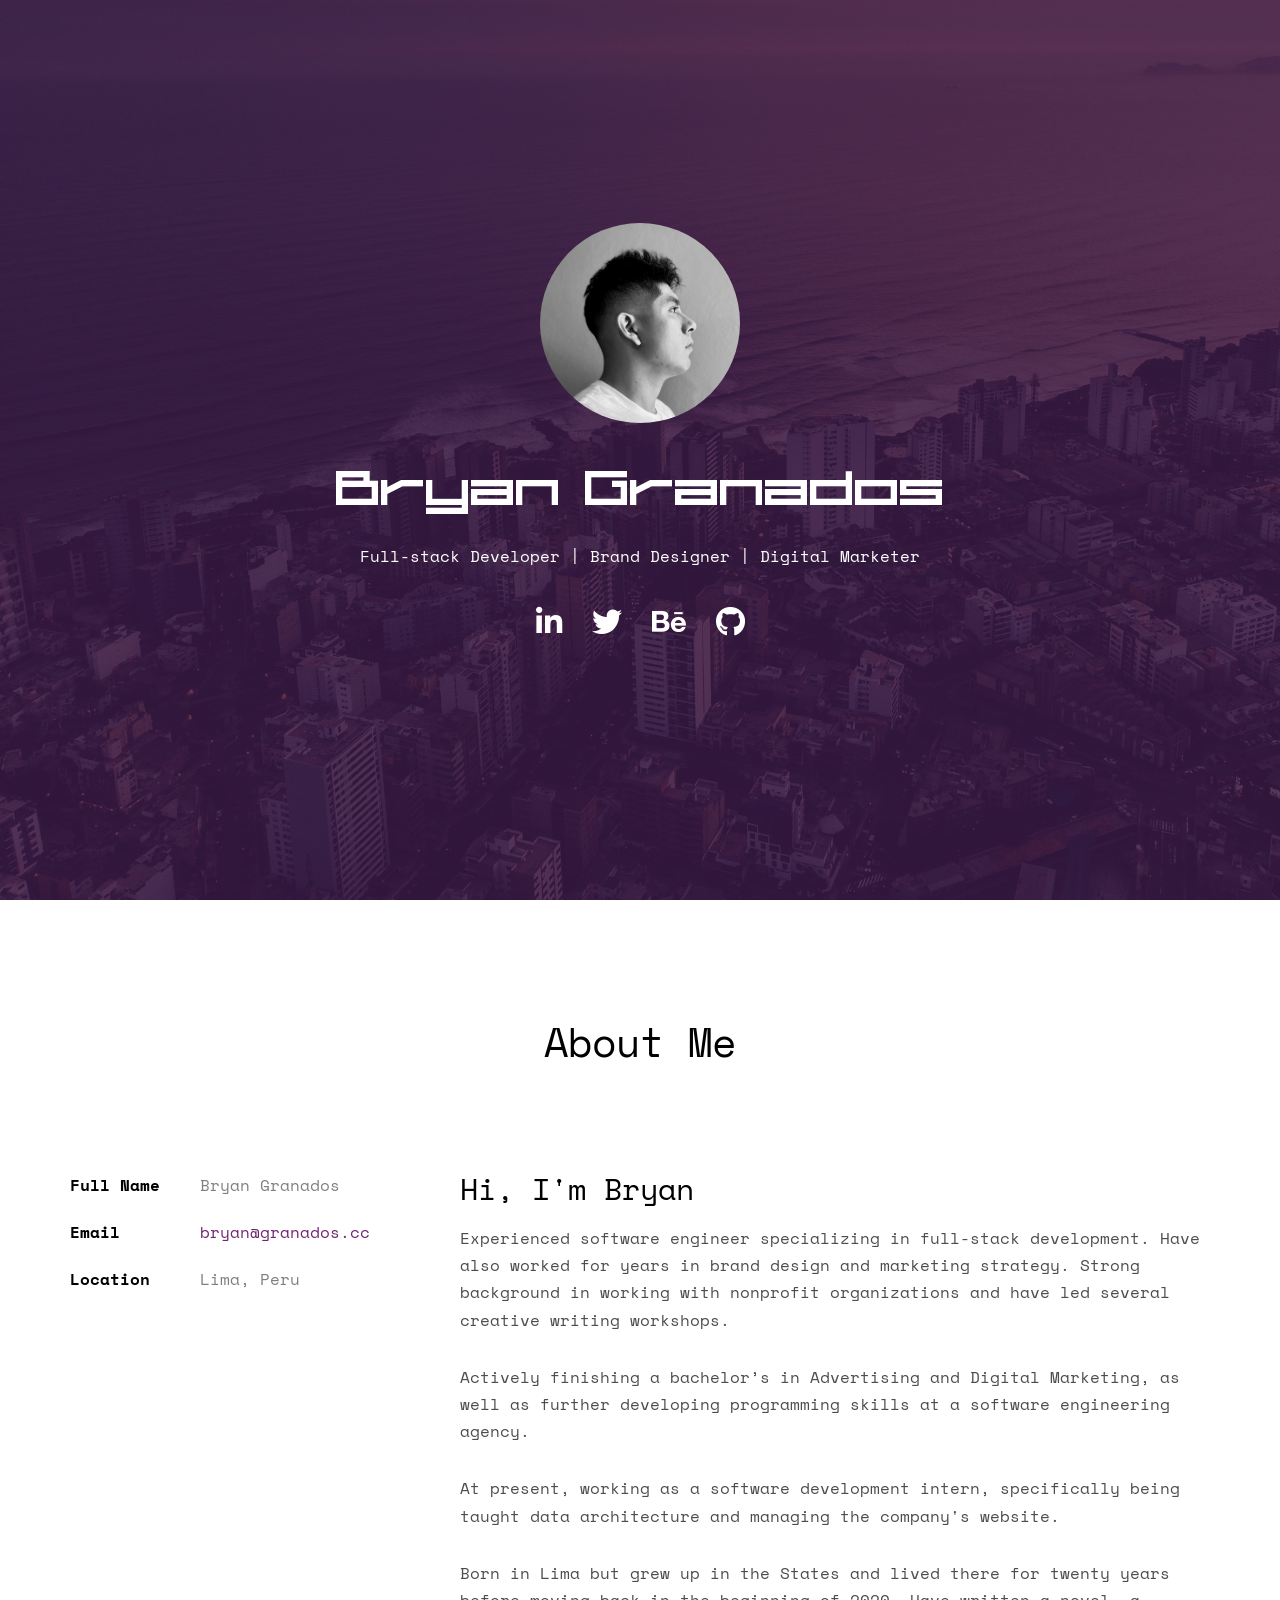
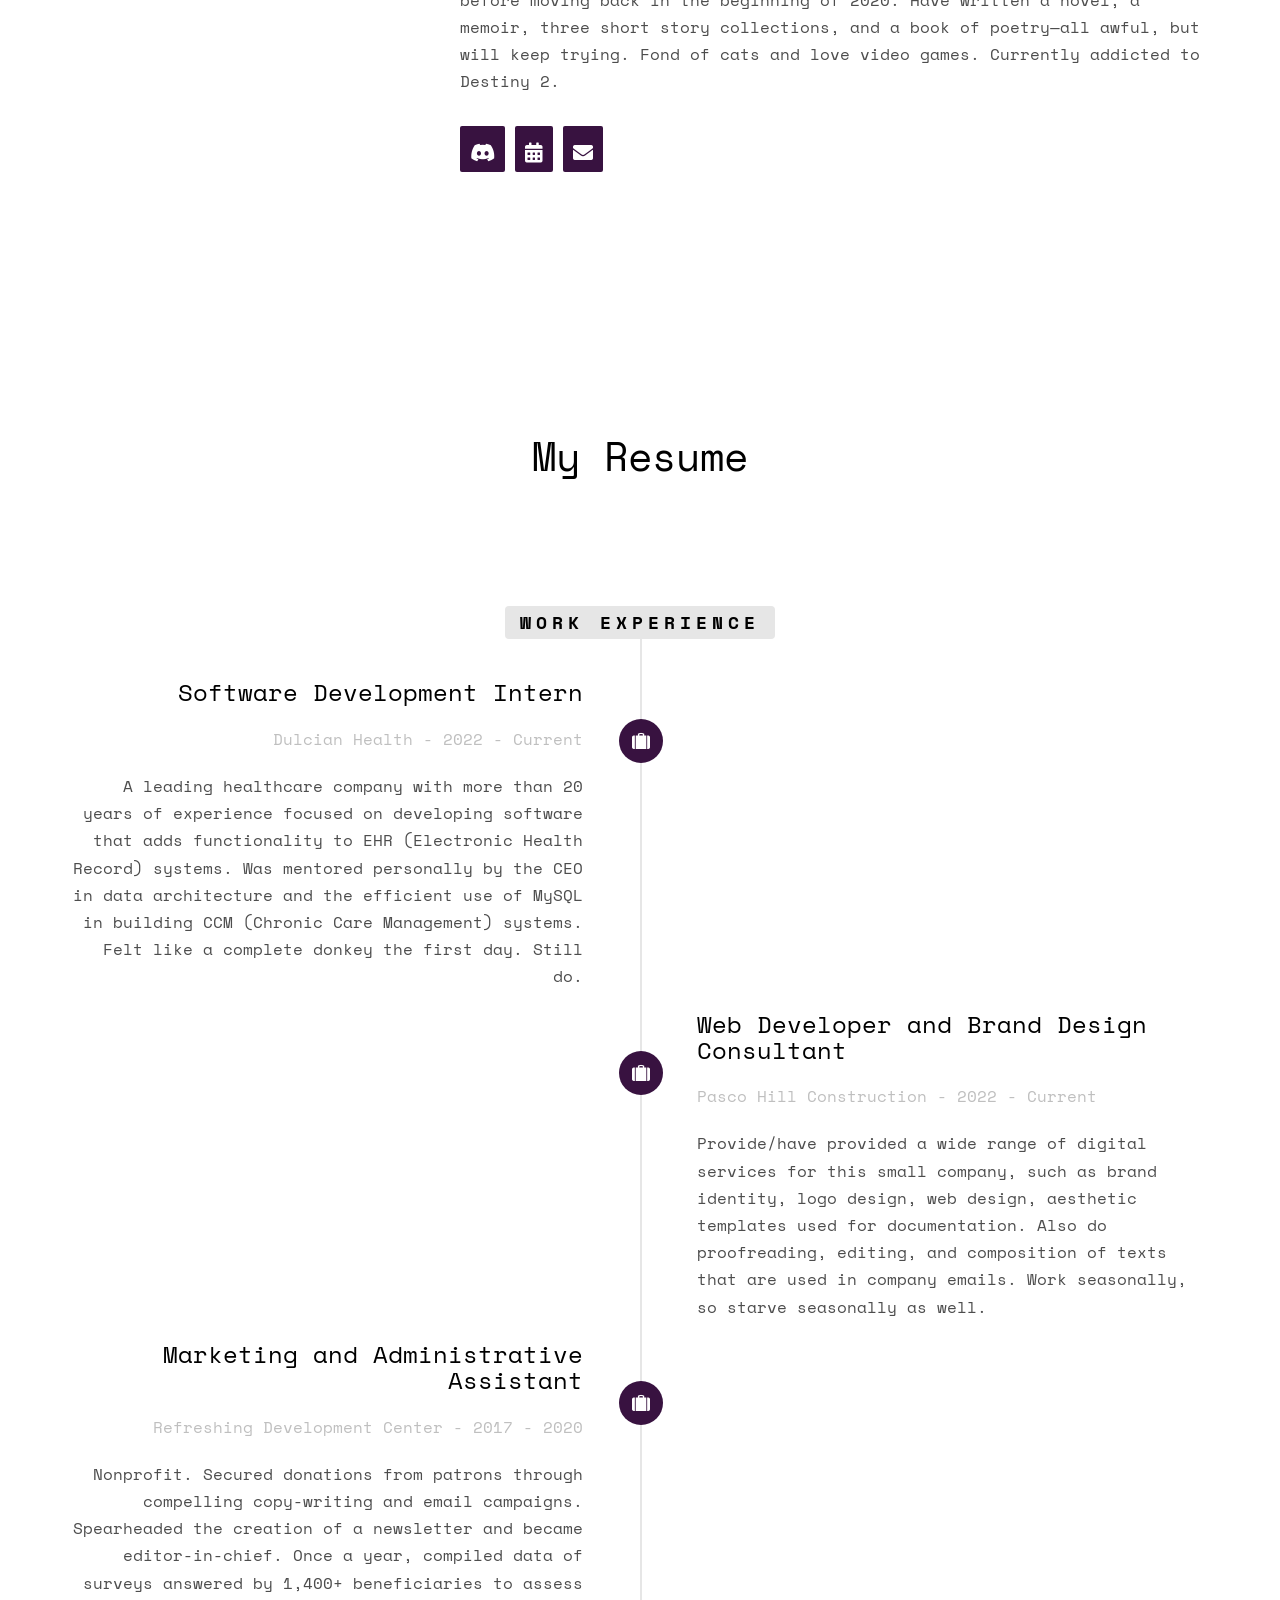
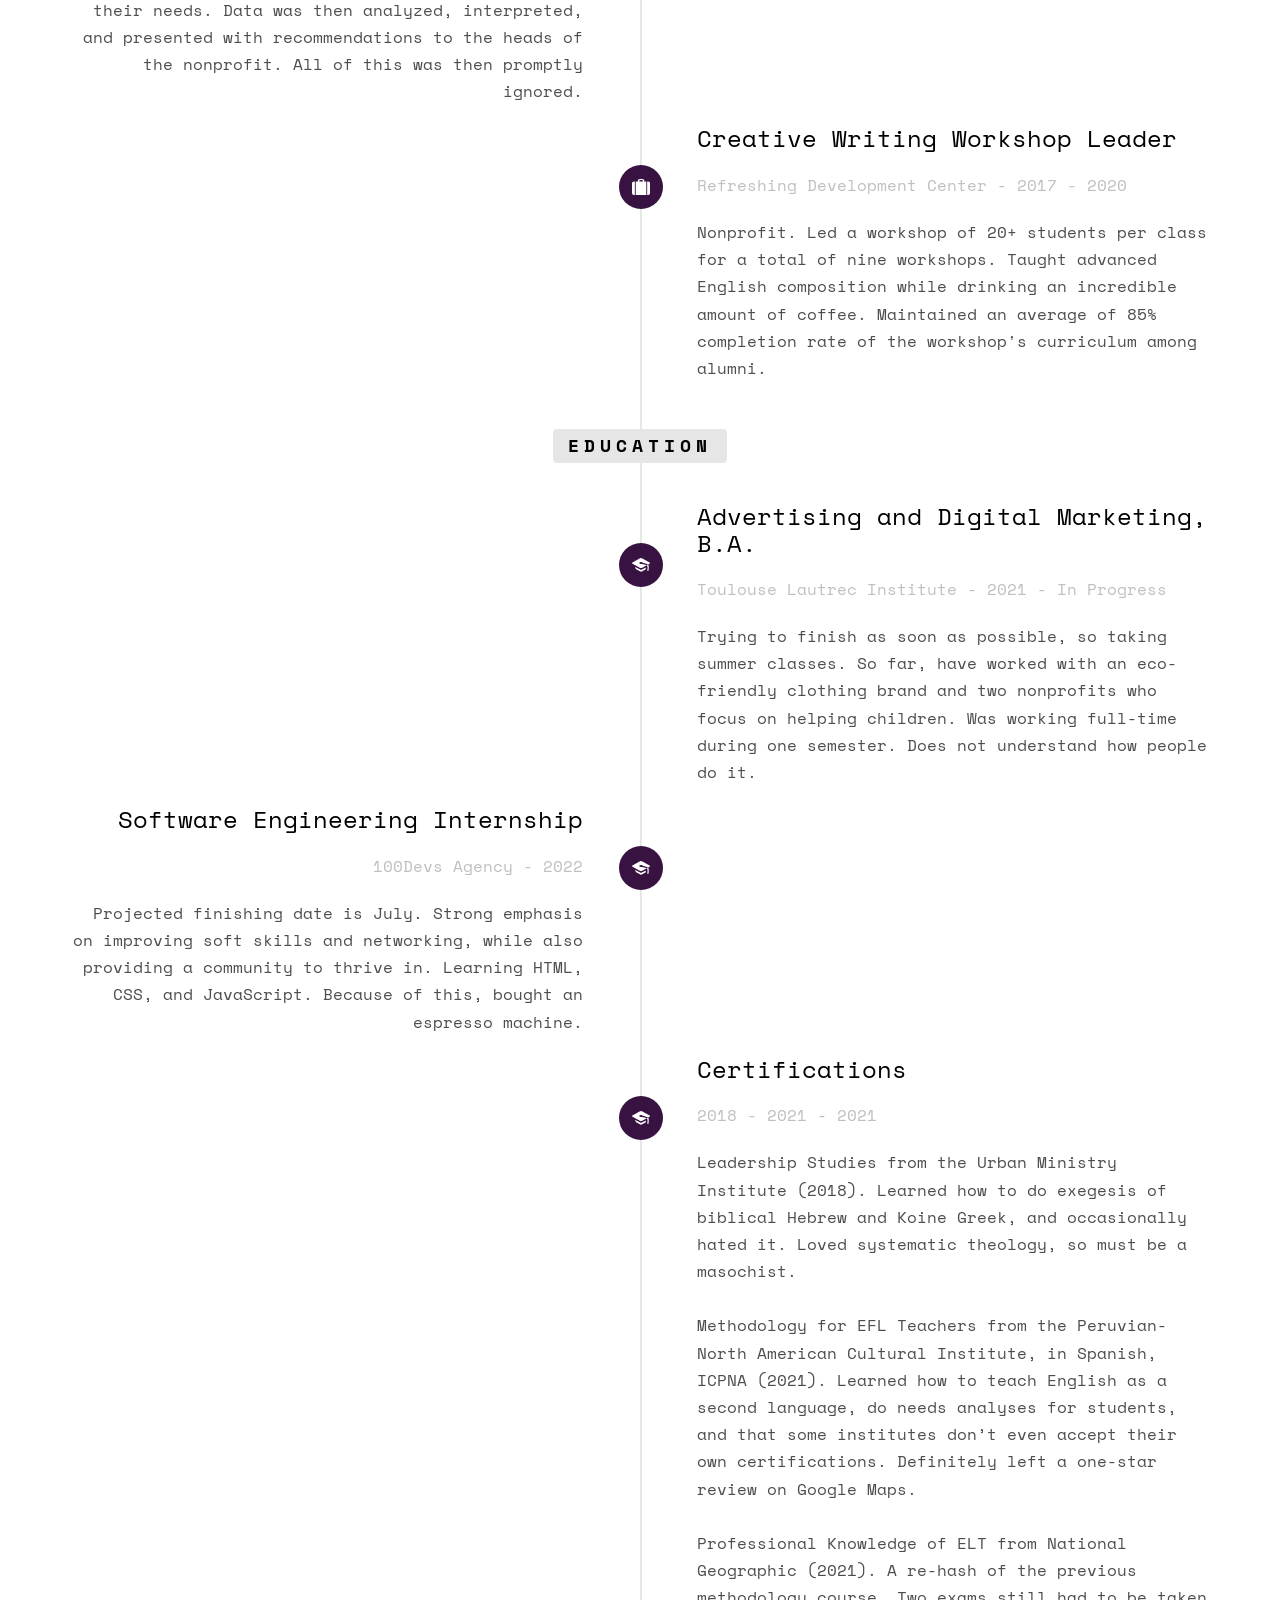
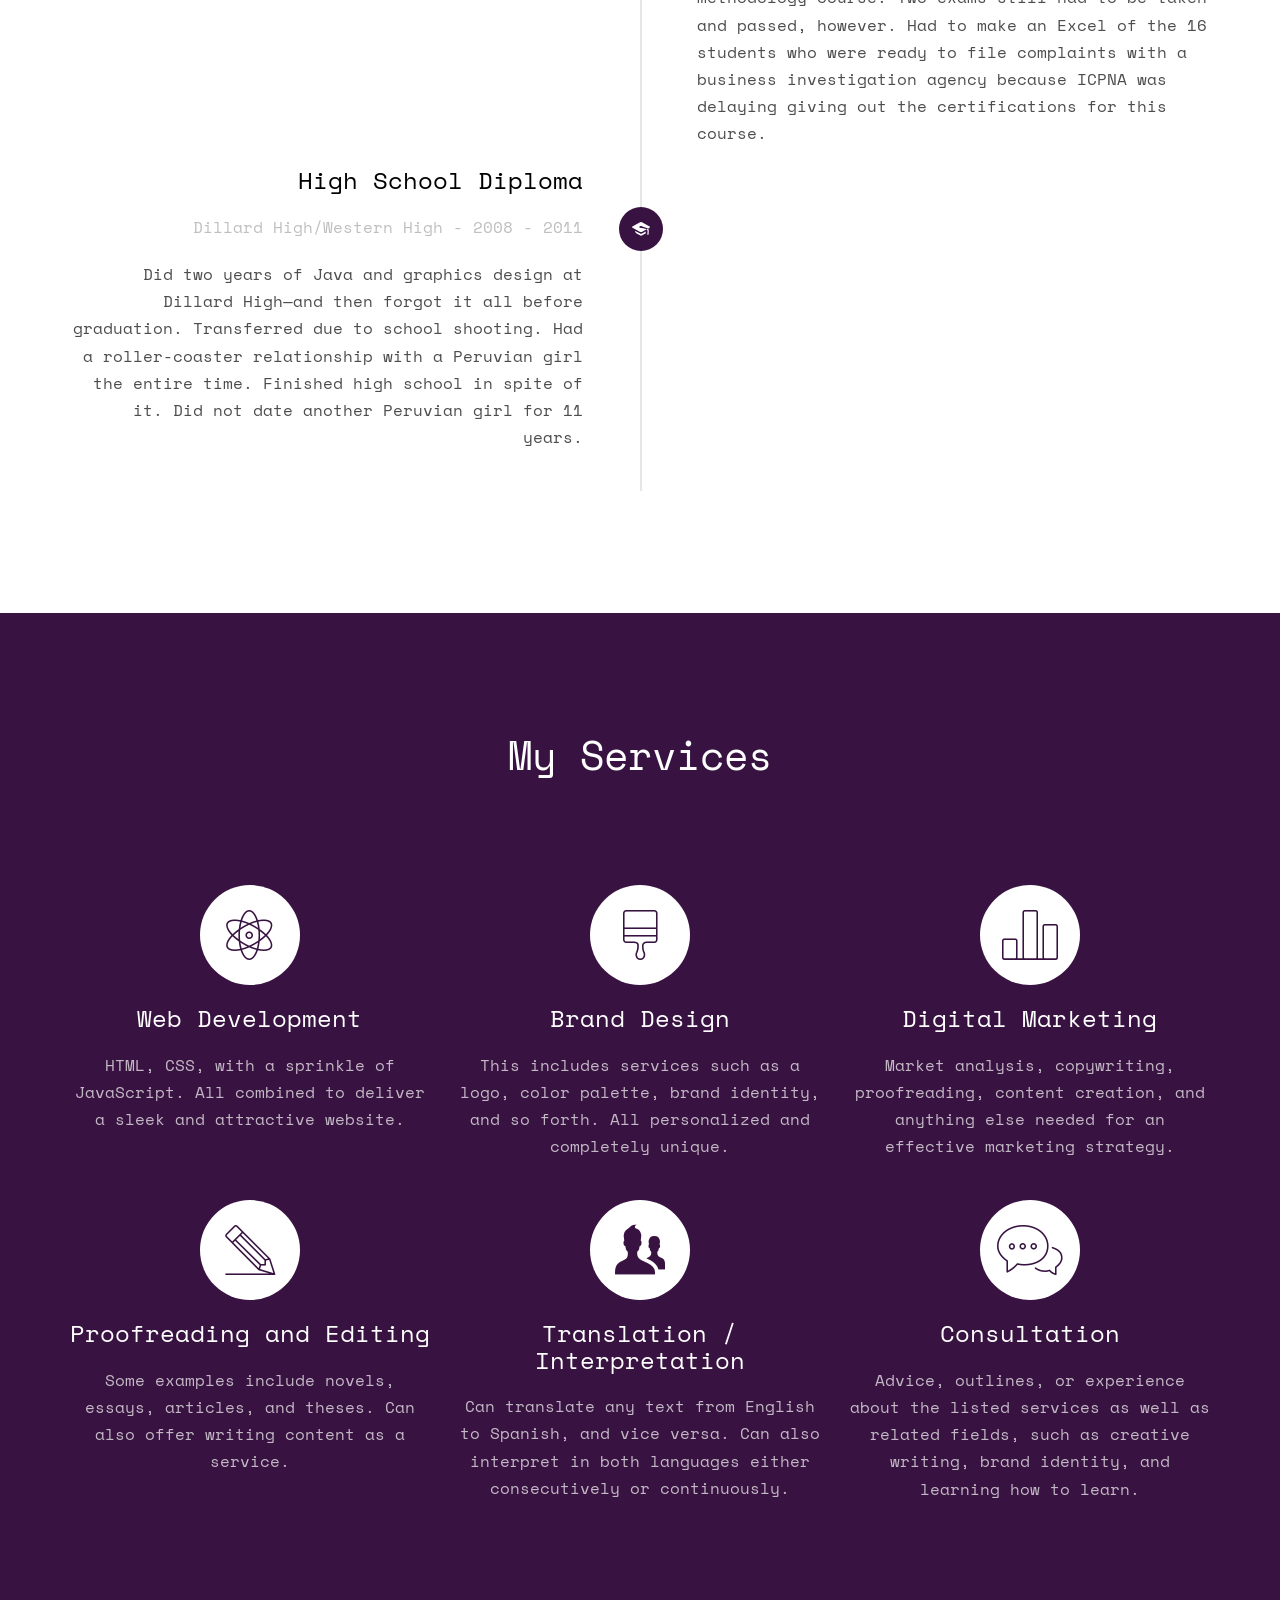
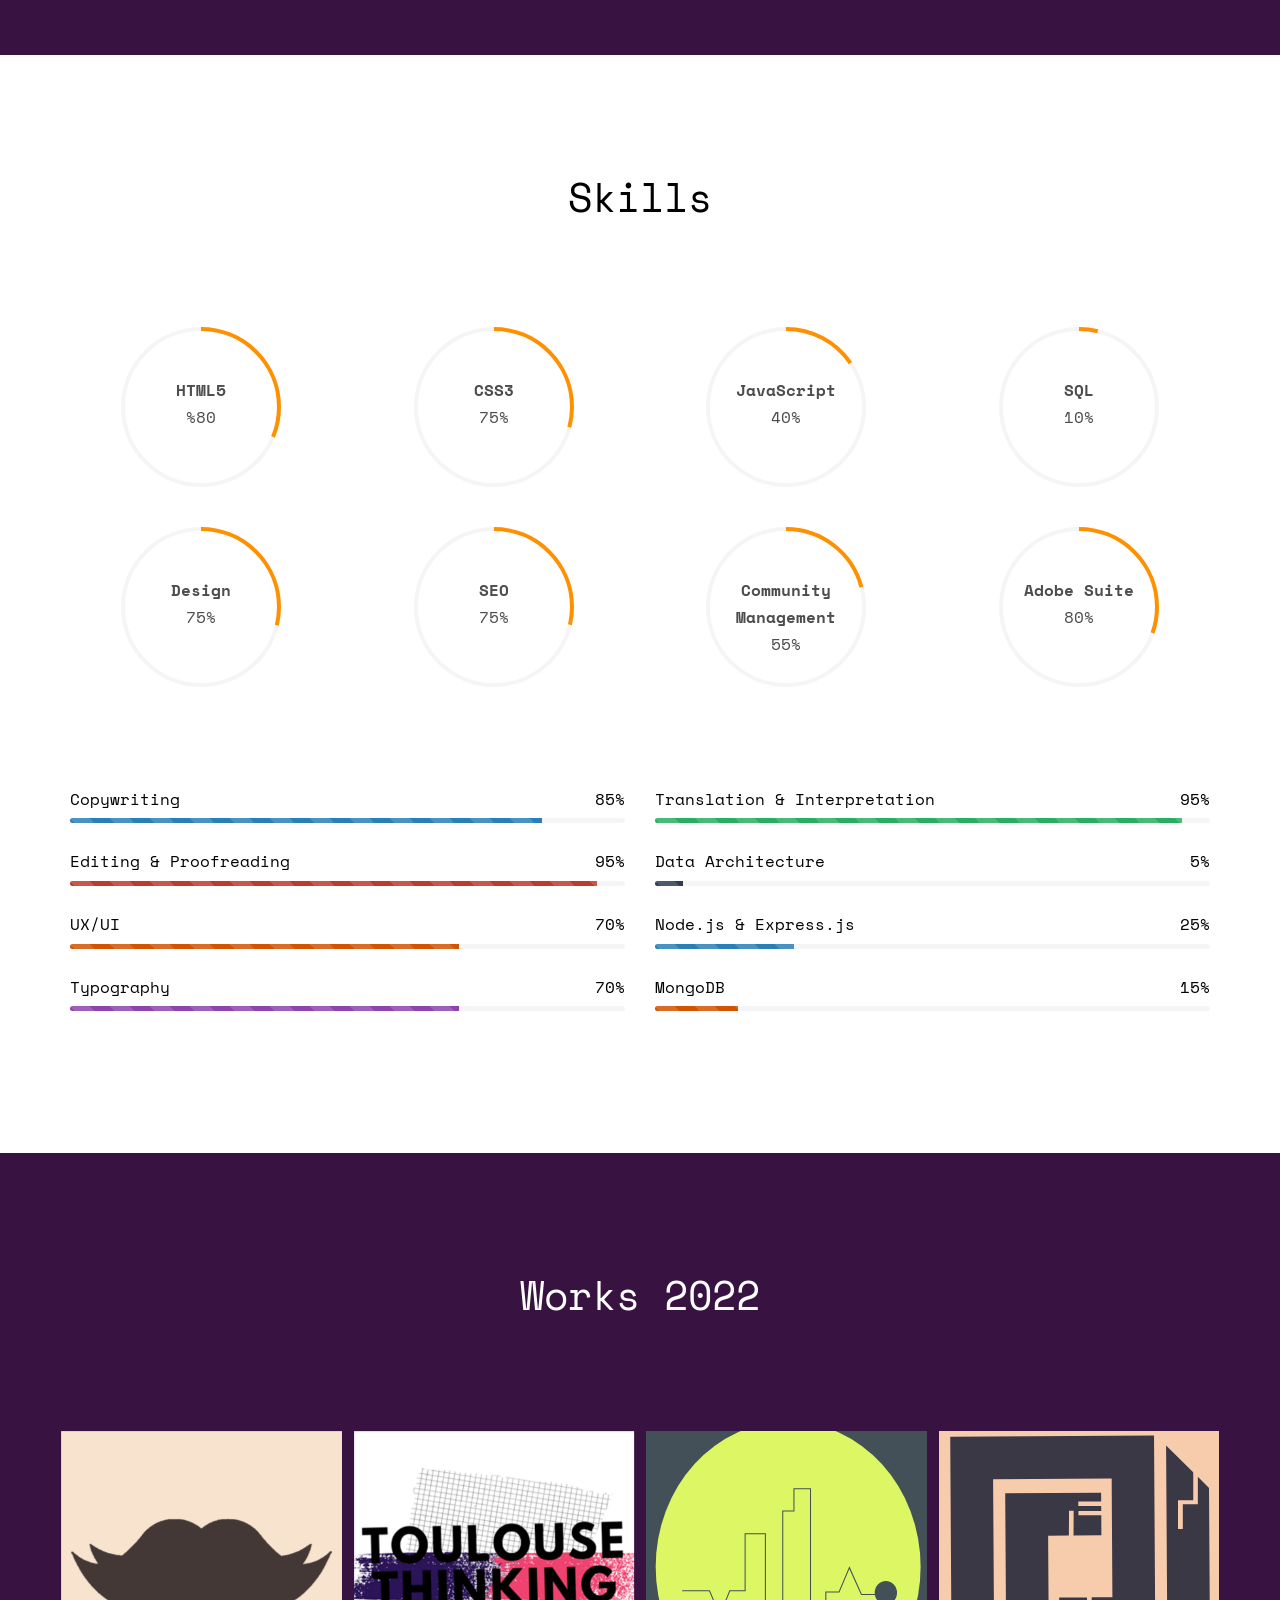
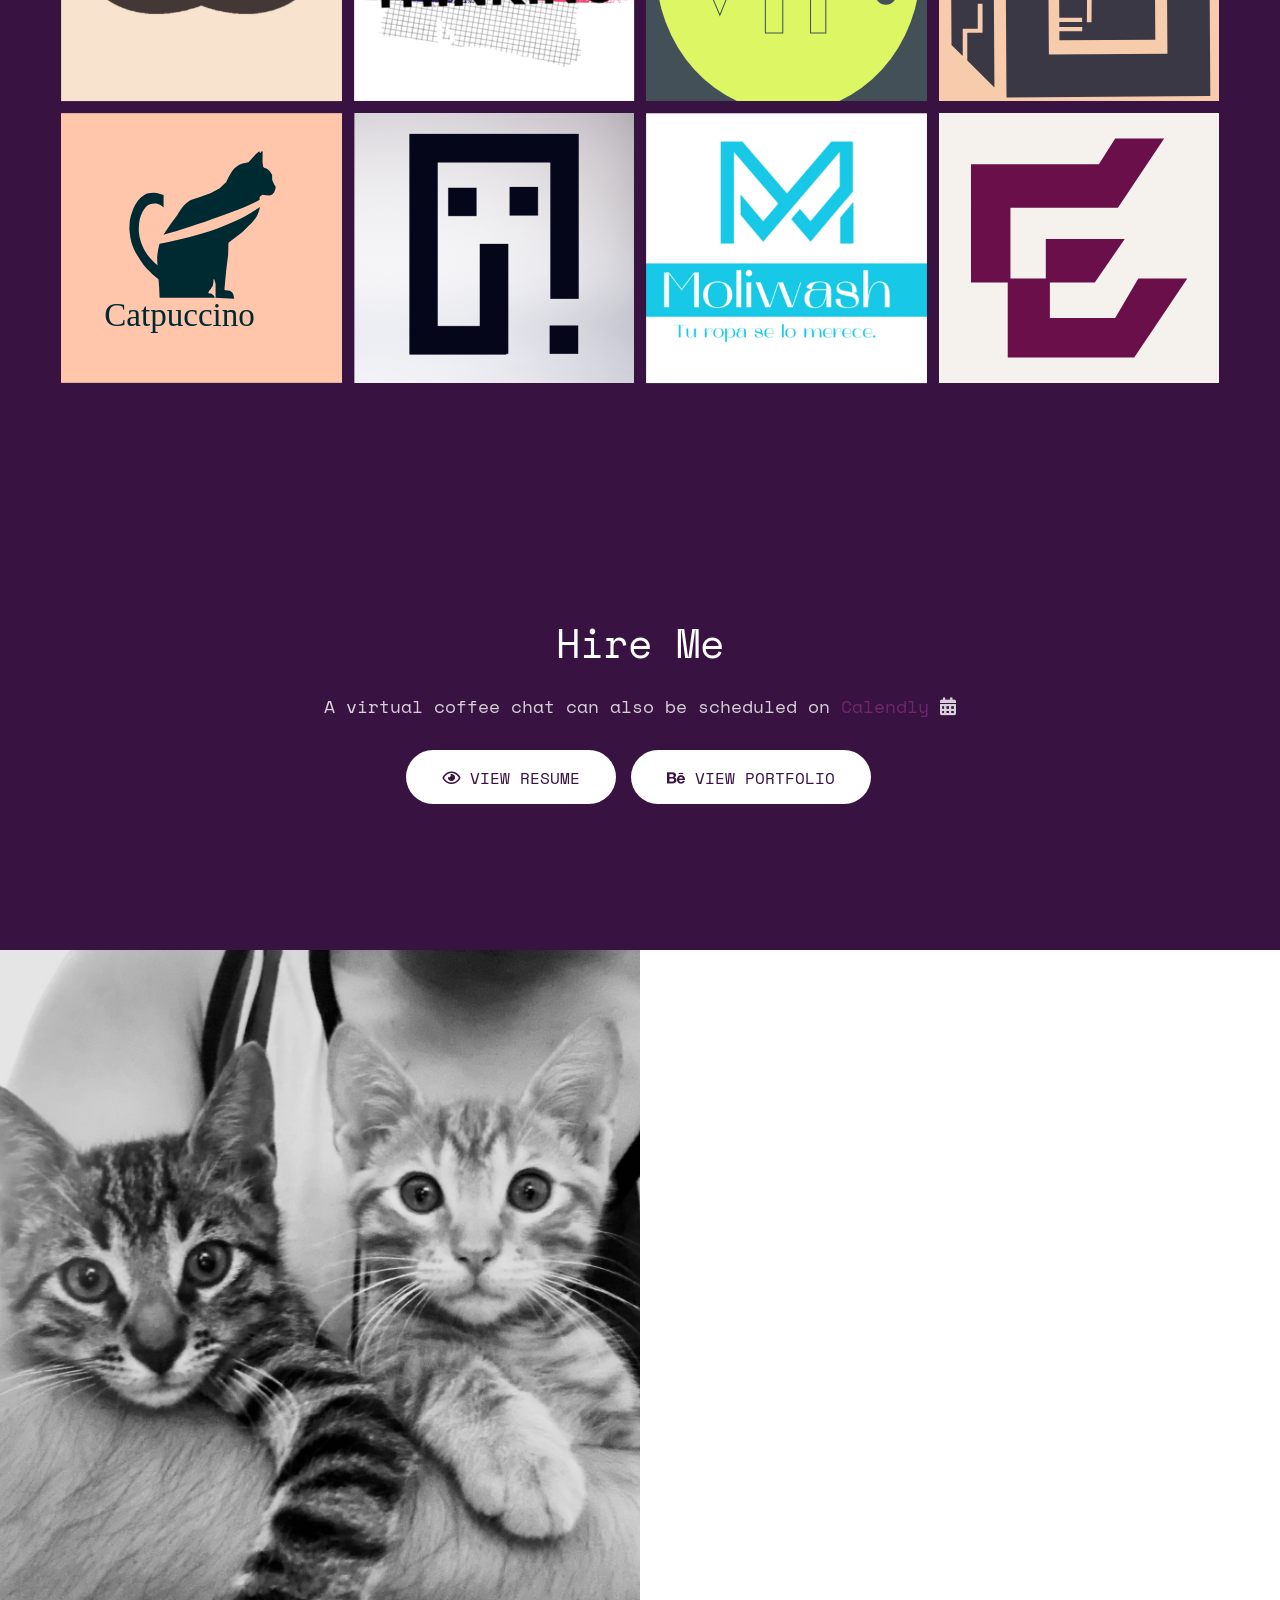
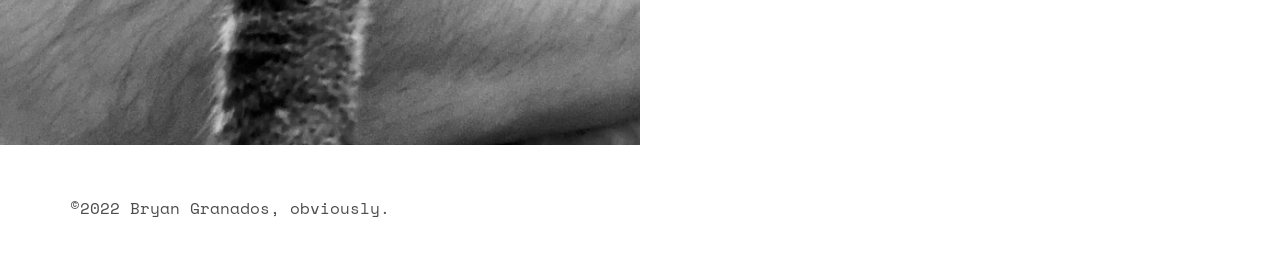
<file: index.html>
<!DOCTYPE HTML>
<html lang="en_US">
	<head>
	<meta charset="utf-8">
	<meta http-equiv="X-UA-Compatible" content="IE=edge">
	<title>Hi, I'm Bryan</title>
	<link rel="icon" type="image/x-icon" href="/images/favicon.svg">
	<meta name="viewport" content="width=device-width, initial-scale=1">
	<meta name="description" content="Bryan Granados is a full-stack developer, brand designer, and marketer." />
	<meta name="keywords" content="bryan granados, web design, developer, designer, brand, marketing, professional, full-stack" />
	<meta name="author" content="Bryan Granados" />

	<meta property="og:locale" content="en_US"/>
	<meta property="og:title" content="Bryan Granados, Linkedin"/>
	<meta property="og:image" content="https://media-exp1.licdn.com/dms/image/C4D03AQHZXo2Bi55VeQ/profile-displayphoto-shrink_200_200/0/1646763130594?e=1655942400&v=beta&t=95ZKTLMIaG8FXRNh-qiowN7ZBioCobH-92ixFJHvFZk"/>
	<meta property="og:url" content="https://www.linkedin.com/in/bryangranados/"/>
	<meta property="og:site_name" content="Bryan Granados, Linkedin"/>
	<meta property="og:description" content="Bryan Granados is a full-stack developer."/>
	<meta name="twitter:title" content="Bryan" />
	<meta name="twitter:image" content="https://twitter.com/diathekez/photo" />
	<meta name="twitter:url" content="https://twitter.com/diathekez/" />
	<meta name="twitter:card" content="summary_large_image" />
	<meta name="twitter:creator" content="@diathekez"/>
	<meta name="twitter:description" content="The personal Twitter of Bryan Granados"/>

	<link href="https://fonts.googleapis.com/css?family=Space+Mono" rel="stylesheet">
	<link href="https://fonts.googleapis.com/css?family=Kaushan+Script" rel="stylesheet">
	<link rel="stylesheet" href="css/animate.css">
	<link rel="stylesheet" href="css/icomoon.css">
	<link rel="stylesheet" href="css/bootstrap.css">
	<link rel="stylesheet" href="css/style.css">

	<script src="js/modernizr-2.6.2.min.js"></script>
	<script async src="https://www.googletagmanager.com/gtag/js?id=G-N76KSJEHMQ"></script>
	<script>window.dataLayer = window.dataLayer || []; function gtag(){dataLayer.push(arguments);} gtag('js', new Date()); gtag('config', 'G-N76KSJEHMQ');</script>
	</head>
	<body>
		
	<div class="fh5co-loader"></div>
	
	<div id="page">	
	<header id="fh5co-header" class="fh5co-cover js-fullheight" role="banner" style="background-image:url(images/miraflores-lima_bg.jpg);" data-stellar-background-ratio="0.5">
		<div class="overlay"></div>
		<div class="container">
			<div class="row">
				<div class="col-md-8 col-md-offset-2 text-center">
					<div class="display-t js-fullheight">
						<div class="display-tc js-fullheight animate-box" data-animate-effect="fadeIn">
							<div class="profile-thumb" style="background: url(images/bryangranados.jpg);"></div>
							<h1>Bryan Granados</h1>
							<h3><span>Full-stack Developer | Brand Designer | Digital Marketer</span></h3>
							<p>
								<ul class="fh5co-social-icons">
									<li><a href="https://www.linkedin.com/in/bryangranados/"><i class="icon brands fa-linkedin-in"></i></a></li>
									<li><a href="https://twitter.com/diathekez"><i class="icon brands fa-twitter"></i></a></li>
									<li><a href="https://www.behance.net/bryan_granados"><i class="icon brands fa-behance"></i></a></li>
									<li><a href="https://github.com/diathekez"><i class="icon brands fa-github"></i></a></li>
								</ul>
							</p>
						</div>
					</div>
				</div>
			</div>
		</div>
	</header>

	<div id="fh5co-about" class="animate-box">
		<div class="container">
			<div class="row">
				<div class="col-md-8 col-md-offset-2 text-center fh5co-heading">
					<h2>About Me</h2>
				</div>
			</div>
			<div class="row">
				<div class="col-md-4">
					<ul class="info">
						<li><span class="first-block">Full Name</span><span class="second-block">Bryan Granados</span></li>
						<li><span class="first-block">Email</span><span class="second-block"><a href="mailto:bryan@granados.cc?subject=Greetings%20Bryan&amp;body=Do%20you%20like%20green%20eggs%20and%20ham%3F">bryan@granados.cc</a></span></li>
						<!-- <li><span class="first-block">College Repository</span><span class="second-block"><a href="https://toulousethinking.info/">Toulouse Thinking</a></span></li> -->
						<!-- <li><span class="first-block">Studio Website</span><span class="second-block"><a href="#">https://hyperionstud.io/</a></span></li> -->
						<li><span class="first-block">Location</span><span class="second-block">Lima, Peru</span></li>
					</ul>
				</div>
				<div class="col-md-8">
					<h2>Hi, I'm Bryan</h2>
					<p>Experienced software engineer specializing in full-stack development. Have also worked for years in brand design and marketing strategy. Strong background in working with nonprofit organizations and have led several creative writing workshops.</p>
					<p>Actively finishing a bachelor&#8217;s in Advertising and Digital Marketing, as well as further developing programming skills at a software engineering agency.</p>
					<p>At present, working as a software development intern, specifically being taught data architecture and managing the company's website.</p>
					<p>Born in Lima but grew up in the States and lived there for twenty years before moving back in the beginning of 2020. Have written a novel, a memoir, three short story collections, and a book of poetry&#8212;all awful, but will keep trying. Fond of cats and love video games. Currently addicted to Destiny 2.</p>
					<p>
						<ul class="fh5co-social-icons">
							<li><a href="https://discord.gg/CqX94m2YJV"><i class="icon brands fa-discord"></i></a></li>
							<li><a href="https://calendly.com/bryangranados/chat"><i class="icon solid fa-calendar-alt"></i></a></li>
							<li><a href="mailto:bryan@granados.cc"><i class="icon solid fa-envelope"></i></a></li>
						</ul>
					</p>
				</div>
			</div>
		</div>
	</div>

	<div id="fh5co-resume" class="fh5co-bg-color">
		<div class="container">
			<div class="row animate-box">
				<div class="col-md-8 col-md-offset-2 text-center fh5co-heading">
					<h2>My Resume</h2>
				</div>
			</div>
			<div class="row">
				<div class="col-md-12 col-md-offset-0">
					<ul class="timeline">
						<li class="timeline-heading text-center animate-box">
							<div><h3>Work Experience</h3></div>
						</li>
						<li class="animate-box timeline-unverted">
							<div class="timeline-badge"><i class="icon-suitcase"></i></div>
							<div class="timeline-panel">
								<div class="timeline-heading">
									<h3 class="timeline-title">Software Development Intern</h3>
									<span class="company">Dulcian Health - 2022 - Current</span>
								</div>
								<div class="timeline-body">
									<p>A leading healthcare company with more than 20 years of experience focused on developing software that adds functionality to EHR (Electronic Health Record) systems. Was mentored personally by the CEO in data architecture and the efficient use of MySQL in building CCM (Chronic Care Management) systems. Felt like a complete donkey the first day. Still do.</p>
								</div>
							</div>
						</li>
						<li class="timeline-inverted animate-box">
							<div class="timeline-badge"><i class="icon-suitcase"></i></div>
							<div class="timeline-panel">
								<div class="timeline-heading">
									<h3 class="timeline-title">Web Developer and Brand Design Consultant</h3>
									<span class="company">Pasco Hill Construction - 2022 - Current</span>
								</div>
								<div class="timeline-body">
									<p>Provide/have provided a wide range of digital services for this small company, such as brand identity, logo design, web design, aesthetic templates used for documentation. Also do proofreading, editing, and composition of texts that are used in company emails. Work seasonally, so starve seasonally as well.</p>
								</div>
							</div>
						</li>
						<li class="animate-box timeline-unverted">
							<div class="timeline-badge"><i class="icon-suitcase"></i></div>
							<div class="timeline-panel">
								<div class="timeline-heading">
									<h3 class="timeline-title">Marketing and Administrative Assistant</h3>
									<span class="company">Refreshing Development Center - 2017 - 2020</span>
								</div>
								<div class="timeline-body">
									<p>Nonprofit. Secured donations from patrons through compelling copy-writing and email campaigns. Spearheaded the creation of a newsletter and became editor-in-chief. Once a year, compiled data of surveys answered by 1,400+ beneficiaries to assess their needs. Data was then analyzed, interpreted, and presented with recommendations to the heads of the nonprofit. All of this was then promptly ignored.</p>
								</div>
							</div>
						</li>
						<li class="timeline-inverted animate-box">
							<div class="timeline-badge"><i class="icon-suitcase"></i></div>
							<div class="timeline-panel">
								<div class="timeline-heading">
									<h3 class="timeline-title">Creative Writing Workshop Leader</h3>
									<span class="company">Refreshing Development Center - 2017 - 2020</span>
								</div>
								<div class="timeline-body">
									<p>Nonprofit. Led a workshop of 20+ students per class for a total of nine workshops. Taught advanced English composition while drinking an incredible amount of coffee. Maintained an average of 85% completion rate of the workshop&#39;s curriculum among alumni.</p>
								</div>
							</div>
						</li>

						<br>
						<li class="timeline-heading text-center animate-box">
							<div><h3>Education</h3></div>
						</li>
						<li class="timeline-inverted animate-box">
							<div class="timeline-badge"><i class="icon-graduation-cap"></i></div>
							<div class="timeline-panel">
								<div class="timeline-heading">
									<h3 class="timeline-title">Advertising and Digital Marketing,<br>B.A.</h3>
									<span class="company">Toulouse Lautrec Institute - 2021 - In Progress</span>
								</div>
								<div class="timeline-body">
									<p>Trying to finish as soon as possible, so taking summer classes. So far, have worked with an eco-friendly clothing brand and two nonprofits who focus on helping children. Was working full-time during one semester. Does not understand how people do it.</p>
								</div>
							</div>
						</li>
						<li class="animate-box timeline-unverted">
							<div class="timeline-badge"><i class="icon-graduation-cap"></i></div>
							<div class="timeline-panel">
								<div class="timeline-heading">
									<h3 class="timeline-title">Software Engineering Internship</h3>
									<span class="company">100Devs Agency - 2022</span>
								</div>
								<div class="timeline-body">
									<p>Projected finishing date is July. Strong emphasis on improving soft skills and networking, while also providing a community to thrive in. Learning HTML, CSS, and JavaScript. Because of this, bought an espresso machine.</p>
								</div>
							</div>
						</li>
						<li class="timeline-inverted animate-box">
							<div class="timeline-badge"><i class="icon-graduation-cap"></i></div>
							<div class="timeline-panel">
								<div class="timeline-heading">
									<h3 class="timeline-title">Certifications</h3>
									<span class="company">2018 - 2021 - 2021</span>
								</div>
								<div class="timeline-body">
									<p>Leadership Studies from the Urban Ministry Institute (2018). Learned how to do exegesis of biblical Hebrew and Koine Greek, and occasionally hated it. Loved systematic theology, so must be a masochist.</p>
										<br>
									<p>Methodology for EFL Teachers from the Peruvian-North American Cultural Institute, in Spanish, ICPNA (2021). Learned how to teach English as a second language, do needs analyses for students, and that some institutes don&#8217;t even accept their own certifications. Definitely left a one-star review on Google Maps.</p>
										<br>
									<p>Professional Knowledge of ELT from National Geographic (2021). A re-hash of the previous methodology course. Two exams still had to be taken and passed, however. Had to make an Excel of the 16 students who were ready to file complaints with a business investigation agency because ICPNA was delaying giving out the certifications for this course.</p>
								</div>
							</div>
						</li>
						<li class="animate-box timeline-unverted">
							<div class="timeline-badge"><i class="icon-graduation-cap"></i></div>
							<div class="timeline-panel">
								<div class="timeline-heading">
									<h3 class="timeline-title">High School Diploma</h3>
									<span class="company">Dillard High/Western High - 2008 - 2011</span>
								</div>
								<div class="timeline-body">
									<p>Did two years of Java and graphics design at Dillard High&#8212;and then forgot it all before graduation. Transferred due to school shooting. Had a roller-coaster relationship with a Peruvian girl the entire time. Finished high school in spite of it. Did not date another Peruvian girl for 11 years.</p>
								</div>
							</div>
						</li>
			    	</ul>
				</div>
			</div>
		</div>
	</div>
	

	<div id="fh5co-features" class="animate-box">
		<div class="container">
			<div class="services-padding">
				<div class="row">
					<div class="col-md-8 col-md-offset-2 text-center fh5co-heading">
						<h2>My Services</h2>
					</div>
				</div>
				<div class="row">
					<div class="col-md-4 text-center">
						<div class="feature-left">
							<span class="icon">
								<i class="icon-genius"></i>
							</span>
							<div class="feature-copy">
								<h3>Web Development</h3>
								<p>HTML, CSS, with a sprinkle of JavaScript. All combined to deliver a sleek and attractive website.</p>
							</div>
						</div>
					</div>

					<div class="col-md-4 text-center">
						<div class="feature-left">
							<span class="icon">
								<i class="icon-paintbrush"></i>
							</span>
							<div class="feature-copy">
								<h3>Brand Design</h3>
								<p>This includes services such as a logo, color palette, brand identity, and so forth. All personalized and completely unique.</p>
							</div>
						</div>

					</div>
					<div class="col-md-4 text-center">
						<div class="feature-left">
							<span class="icon">
								<i class="icon-bargraph"></i>
							</span>
							<div class="feature-copy">
								<h3>Digital Marketing</h3>
								<p>Market analysis, copywriting, proofreading, content creation, and anything else needed for an effective marketing strategy.</p>
							</div>
						</div>
					</div>
				</div>


				<div class="row">
					<div class="col-md-4 text-center">

						<div class="feature-left">
							<span class="icon">
								<i class="icon-pencil"></i>
							</span>
							<div class="feature-copy">
								<h3>Proofreading and Editing</h3>
								<p>Some examples include novels, essays, articles, and theses. Can also offer writing content as a service.</p>
							</div>
						</div>

					</div>

					<div class="col-md-4 text-center">
						<div class="feature-left">
							<span class="icon">
								<i class="icon-users"></i>
							</span>
							<div class="feature-copy">
								<h3>Translation / Interpretation</h3>
								<p>Can translate any text from English to Spanish, and vice versa. Can also interpret in both languages either consecutively or continuously.</p>
							</div>
						</div>

					</div>
					<div class="col-md-4 text-center">
						<div class="feature-left">
							<span class="icon">
								<i class="icon-chat"></i>
							</span>
							<div class="feature-copy">
								<h3>Consultation</h3>
								<p>Advice, outlines, or experience about the listed services as well as related fields, such as creative writing, brand identity, and learning how to learn.</p>
							</div>
						</div>
					</div>
				</div>
			</div>
		</div>
	</div>

	<div id="fh5co-skills" class="animate-box">
		<div class="container">
			<div class="row">
				<div class="col-md-8 col-md-offset-2 text-center fh5co-heading">
					<h2>Skills</h2>
				</div>
			</div>
			<div class="row row-pb-md">
				<div class="col-md-3 col-sm-6 col-xs-12 text-center">
					<div class="chart" data-percent="80"><span><strong>HTML5</strong>%80</span></div>
				</div>
				<div class="col-md-3 col-sm-6 col-xs-12 text-center">
					<div class="chart" data-percent="75"><span><strong>CSS3</strong>75%</span></div>
				</div>
				<div class="col-md-3 col-sm-6 col-xs-12 text-center">
					<div class="chart" data-percent="40"><span><strong>JavaScript</strong>40%</span></div>
				</div>

				<div class="col-md-3 col-sm-6 col-xs-12 text-center">
					<div class="chart" data-percent="10"><span><strong>SQL</strong>10%</span></div>
				</div>
				<div class="col-md-3 col-sm-6 col-xs-12 text-center">
					<div class="chart" data-percent="75"><span><strong>Design</strong>75%</span></div>
				</div>
				<div class="col-md-3 col-sm-6 col-xs-12 text-center">
					<div class="chart" data-percent="75"><span><strong>SEO</strong>75%</span></div>
				</div>
				<div class="col-md-3 col-sm-6 col-xs-12 text-center">
					<div class="chart" data-percent="55"><span><strong>Community Management</strong>55%</span></div>
				</div>
				<div class="col-md-3 col-sm-6 col-xs-12 text-center">
					<div class="chart" data-percent="80"><span><strong>Adobe Suite</strong>80%</span></div>
				</div>
			</div>
			<div class="row">
				<div class="col-md-6">
					<div class="progress-wrap">
						<h3><span class="name-left">Copywriting</span><span class="value-right">85%</span></h3>
						<div class="progress">
						  <div class="progress-bar progress-bar-1 progress-bar-striped active" role="progressbar"
						  aria-valuenow="85" aria-valuemin="0" aria-valuemax="100" style="width:85%">
						  </div>
						</div>
					</div>
					<div class="progress-wrap">
						<h3><span class="name-left">Editing & Proofreading</span><span class="value-right">95%</span></h3>
						<div class="progress">
						  <div class="progress-bar progress-bar-2 progress-bar-striped active" role="progressbar"
						  aria-valuenow="95" aria-valuemin="0" aria-valuemax="100" style="width:95%">
						  </div>
						</div>
					</div>
					<div class="progress-wrap">
						<h3><span class="name-left">UX/UI</span><span class="value-right">70%</span></h3>
						<div class="progress">
						  <div class="progress-bar progress-bar-3 progress-bar-striped active" role="progressbar"
						  aria-valuenow="70" aria-valuemin="0" aria-valuemax="100" style="width:70%">
						  </div>
						</div>
					</div>
					<div class="progress-wrap">
						<h3><span class="name-left">Typography</span><span class="value-right">70%</span></h3>
						<div class="progress">
						  <div class="progress-bar progress-bar-4 progress-bar-striped active" role="progressbar"
						  aria-valuenow="70" aria-valuemin="0" aria-valuemax="100" style="width:70%">
						  </div>
						</div>
					</div>
				</div>
				<div class="col-md-6">
					<div class="progress-wrap">
						<h3><span class="name-left">Translation & Interpretation</span><span class="value-right">95%</span></h3>
						<div class="progress">
						  <div class="progress-bar progress-bar-5 progress-bar-striped active" role="progressbar"
						  aria-valuenow="95" aria-valuemin="0" aria-valuemax="100" style="width:95%">
						  </div>
						</div>
					</div>
					<div class="progress-wrap">
						<h3><span class="name-left">Data Architecture</span><span class="value-right">5%</span></h3>
						<div class="progress">
						  <div class="progress-bar progress-bar-striped active" role="progressbar"
						  aria-valuenow="5" aria-valuemin="0" aria-valuemax="100" style="width:5%">
						  </div>
						</div>
					</div>
					<div class="progress-wrap">
						<h3><span class="name-left">Node.js & Express.js</span><span class="value-right">25%</span></h3>
						<div class="progress">
						  <div class="progress-bar progress-bar-1 progress-bar-striped active" role="progressbar"
						  aria-valuenow="25" aria-valuemin="0" aria-valuemax="100" style="width:25%">
						  </div>
						</div>
					</div>
					<div class="progress-wrap">
						<h3><span class="name-left">MongoDB</span><span class="value-right">15%</span></h3>
						<div class="progress">
						  <div class="progress-bar progress-bar-3 progress-bar-striped active" role="progressbar"
						  aria-valuenow="15" aria-valuemin="0" aria-valuemax="100" style="width:15%">
						  </div>
						</div>
					</div>
				</div>
			</div>
		</div>
	</div>

	<div id="fh5co-work" class="fh5co-bg-dark">
		<div class="container">
			<div class="row animate-box">
				<div class="col-md-8 col-md-offset-2 text-center fh5co-heading">
					<h2>Works 2022</h2>
				</div>
			</div>
			<div class="row">
				<div class="col-md-3 text-center col-padding animate-box">
					<a href="https://elbigote.netlify.app/" class="work" style="background-image: url(images/elbigote_website.png);">
						<div class="desc">
							<h3>El Bigote</h3>
							<span>Web Development</span>
						</div>
					</a>
				</div>
				<div class="col-md-3 text-center col-padding animate-box">
					<a href="http://www.toulousethinking.info/" class="work" style="background-image: url(images/toulousethinking_website.png);">
						<div class="desc">
							<h3>Toulouse Thinking</h3>
							<span>Web Development</span>
						</div>
					</a>
				</div>
				<div class="col-md-3 text-center col-padding animate-box">
					<a href="http://iglesialaciudad.pe/" class="work" style="background-image: url(images/laciudad.svg);">
						<div class="desc">
							<h3>La Ciudad - In Progress</h3>
							<span>Web Development, Brand Identity, & Marketing Strategy</span>
						</div>
					</a>
				</div>
				<div class="col-md-3 text-center col-padding animate-box">
					<a href="https://theforumsociety.org/" class="work" style="background-image: url(images/theforumsociety_logotype.svg);">
						<div class="desc">
							<h3>The Forum Society - In Progress</h3>
							<span>Web Development & Brand Design</span>
						</div>
					</a>
				</div>
				<div class="col-md-3 text-center col-padding animate-box">
					<a href="https://dribbble.com/shots/18050364-Catpuccino-Logotype" class="work" style="background-image: url(images/catpuccino_logotype.svg);">
						<div class="desc">
							<h3>Catpuccino</h3>
							<span>Logotype</span>
						</div>
					</a>
				</div>
				<div class="col-md-3 text-center col-padding animate-box">
					<a href="https://dribbble.com/shots/18050290-Indifferent-Ghost-Logomark-Proposal" class="work" style="background-image: url(images/ig_logomark.svg);">
						<div class="desc">
							<h3>Indifferent Ghost</h3>
							<span>Logomark</span>
						</div>
					</a>
				</div>
				<div class="col-md-3 text-center col-padding animate-box">
					<a href="assets/Moliwash_Brand Overview.pdf" target="_blank" class="work" style="background-image: url(images/moliwash_brand-identity.png);">
						<div class="desc">
							<h3>Moliwash</h3>
							<span>Brand Identity</span>
						</div>
					</a>
				</div>
				<div class="col-md-3 text-center col-padding animate-box">
					<a href="https://epanosentertainment.com/" class="work" style="background-image: url(images/epanos-entertainment_logo.svg);">
						<div class="desc">
							<h3>Epanos Entertainment - In Progress</h3>
							<span>Web Development, Brand Identity, & Community Management</span>
						</div>
					</a>
				</div>
			</div>
		</div>
	</div>
	
	<div id="fh5co-started" class="fh5co-bg-dark">
		<div class="overlay"></div>
		<div class="container">
			<div class="row animate-box">
				<div class="col-md-8 col-md-offset-2 text-center fh5co-heading">
					<h2>Hire Me</h2>
					<p>A virtual coffee chat can also be scheduled on <a href="https://calendly.com/bryangranados/chat">Calendly </a><i class="icon solid fa-calendar-alt"></i></p>
					<p><a href="assets/BryanGranados_Resume.pdf" target="_blank" class="btn btn-default btn-lg"><i class="icon fa-eye"></i> View resume</a>
						<a href="https://www.behance.net/gallery/145445631/Project-Portfolio-2021-2022" target="_blank" class="btn btn-default btn-lg"><i class="icon brands fa-behance"></i> View portfolio</a>
					</p>
				</div>
			</div>
		</div>
	</div>

	<div id="fh5co-consult">
		<div class="video fh5co-video" style="background-image: url(images/contact_bg.jpeg);">
			<div class="overlay"></div>
		</div>
		<div class="choose animate-box">
			<h2>Contact</h2>
			<form method="POST" data-netlify="true" onSubmit="submit" data-netlify-honeypot="bot-field" action="/success/" name="bryan-granados-website">
				<p class="hidden">
					<label>
					  This is not for humans: <input name="bot-field"/>
					</label>
				  </p>
				<div class="row form-group">
					<div class="col-md-6">
						<input type="text" name="name" id="name" class="form-control" placeholder="Name">
					</div>
				</div>
				<div class="row form-group">
					<div class="col-md-12">
						<input type="email" name="email" id="email" class="form-control" placeholder="Email">
					</div>
				</div>
				<div class="row form-group">
					<div class="col-md-12">
						<textarea name="message" id="message" cols="30" rows="10" class="form-control" placeholder="Speak; for thy servant heareth."></textarea>
					</div>
				</div>
				<div class="row form-group col-md-12" data-netlify-recaptcha="true">
					<div class="field half">
						<input type="checkbox" id="demo-human" name="demo-human" unchecked required>
						<label for="demo-human">Definitely human</label>
					</div>
				</div>
				<div class="form-group">
					<input type="submit" value="Hurray!" class="btn btn-primary">
				</div>

			</form>	
		</div>
	</div>
	
	<div id="fh5co-footer">
		<div class="container">
			<div class="row">
				<div class="col-md-12">
					<p>&copy;2022 Bryan Granados, obviously.</p>
				</div>
			</div>
		</div>
	</div>

	<div class="gototop js-top">
		<a href="#" class="js-gotop"><i class="icon-arrow-up22"></i></a>
	</div>
	
	<script src="js/jquery.min.js"></script>
	<script src="js/jquery.easing.1.3.js"></script>
	<script src="js/bootstrap.min.js"></script>
	<script src="js/jquery.waypoints.min.js"></script>
	<script src="js/jquery.stellar.min.js"></script>
	<script src="js/jquery.easypiechart.min.js"></script>
	<script src="js/main.js"></script>

	</body>
</html>
</file>
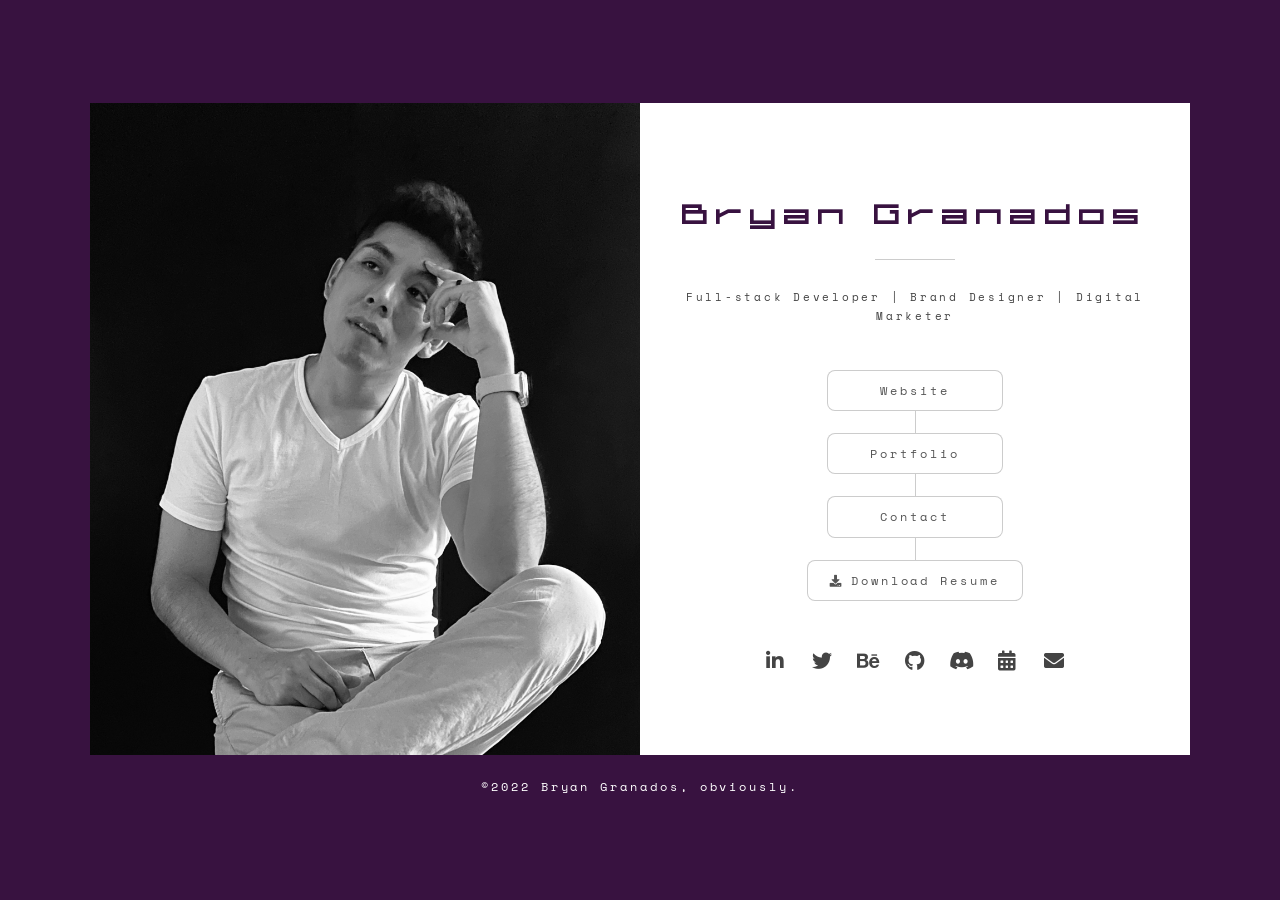
<file: info.html>
<!DOCTYPE HTML>
<html>
	<head>
		<title>Bryan Granados &#8212; Info</title>
		<link rel="icon" type="image/x-icon" href="/images/favicon.svg">
		<meta charset="utf-8" />
		<meta name="viewport" content="width=device-width, initial-scale=1, user-scalable=no" />

		<meta name="description" content="Bryan Granados is a full-stack developer, brand designer, and marketer." />
		<meta name="keywords" content="bryan granados, web design, developer, designer, brand, marketing, professional, full-stack" />
		<meta name="author" content="Bryan Granados" />

		<meta property="og:locale" content="en_US"/>
		<meta property="og:title" content="Bryan Granados, Linkedin"/>
		<meta property="og:image" content="https://media-exp1.licdn.com/dms/image/C4D03AQHZXo2Bi55VeQ/profile-displayphoto-shrink_200_200/0/1646763130594?e=1655942400&v=beta&t=95ZKTLMIaG8FXRNh-qiowN7ZBioCobH-92ixFJHvFZk"/>
		<meta property="og:url" content="https://www.linkedin.com/in/bryangranados/"/>
		<meta property="og:site_name" content="Bryan Granados, Linkedin"/>
		<meta property="og:description" content="Bryan Granados is a full-stack developer."/>
		<meta name="twitter:title" content="Bryan" />
		<meta name="twitter:image" content="https://twitter.com/diathekez/photo" />
		<meta name="twitter:url" content="https://twitter.com/diathekez/" />
		<meta name="twitter:card" content="summary_large_image" />
		<meta name="twitter:creator" content="@diathekez"/>
		<meta name="twitter:description" content="The personal Twitter of Bryan Granados"/>


		<link rel="stylesheet" href="css/main.css" />
		<noscript><link rel="stylesheet" href="css/noscript.css" /></noscript>
		<link href="https://fonts.googleapis.com/css?family=Space+Mono" rel="stylesheet">
		<script async src="https://www.googletagmanager.com/gtag/js?id=G-N76KSJEHMQ"></script>
		<script>window.dataLayer = window.dataLayer || []; function gtag(){dataLayer.push(arguments);} gtag('js', new Date()); gtag('config', 'G-N76KSJEHMQ');</script>
	</head>

	<body class="is-preload-0 is-preload-1">

			<div id="wrapper">
				
					<article id="home" class="panel special">
						<div class="image">
							<img src="images/hero_bg.png" alt="" data-position="center center" />
						</div>
						<div class="content">
							<div class="inner">
								<header>
									<h1>Bryan Granados</h1>
									<p>Full-stack Developer | Brand Designer | Digital Marketer</p>
								</header>
								<nav id="nav">
									<ul class="actions stacked special animated spinY">
										<li><a href="https://bryangranados.com/" class="button">Website</a></li>
										<li><a href="#portfolio" class="button">Portfolio</a></li>
										<li><a href="#contact" class="button">Contact</a></li>
										<li><a href="assets/BryanGranados_Resume.pdf" download class="button icon solid fa-download">Download Resume</a></li>
									</ul>
								</nav>
								<ul class="icons">
									<li><a href="https://www.linkedin.com/in/bryangranados/" class="icon brands fa-linkedin-in"><span class="label">LinkedIn</span></a></li>
									<li><a href="https://twitter.com/diathekez" class="icon brands fa-twitter"><span class="label">Twitter</span></a></li>
									<li><a href="https://www.behance.net/bryan_granados" class="icon brands fa-behance"><span class="label">Behance</span></a></li>
									<li><a href="https://github.com/diathekez" class="icon brands fa-github"><span class="label">GitHub</span></a></li>
									<li><a href="https://discord.gg/CqX94m2YJV" class="icon brands fa-discord"><span class="label">Discord</span></a></li>
									<li><a href="https://calendly.com/bryangranados/chat" class="icon solid fa-calendar-alt"><span class="label">Calendly</span></a></li>
									<li><a href="mailto:bryan@granados.cc" class="icon solid fa-envelope"><span class="label">Email</span></a></li>
								</ul>
							</div>
						</div>
					</article>

					<article id="portfolio" class="panel secondary">
						<div class="image">
							<img src="images/portfolio_bg.jpg" alt="The portfolio of Bryan Granados" data-position="center center" />
						</div>
						<div class="content">
							<ul class="actions animated spinX">
								<li><a href="#" class="button small back">Back</a></li>
							</ul>
							<div class="inner">
								<header>
									<h2>Portfolio</h2>
									<p>Only the most recent projects.<br />
									Includes work for both clients and personal experiments.</p>
								</header>
								<p>This portfolio will be updated every two years.</p>
								<p>Subscribe below if you'd like to be notified when the portfolio is updated, or to receive one meme on the 21st of every month.</p>
								<p>You will never be sent spam nor will your information ever be shared with third-parties.</p>
								<ul class="actions">
									<li><a href="https://www.behance.net/gallery/145445631/Project-Portfolio-2021-2022" class="button icon brands fa-behance">View Portfolio</a></li>
								</ul>
							</div>

							<form name="contact" netlify>
								<div class="form-row justify-content-center">
								  <div class="col-auto">
									<input type="text" class="form-control" placeholder="Email goes here :)">
								  </div>
								  <br>
								  <div class="col-auto">
									<div class="field half">
										<input type="checkbox" id="demo-human" name="demo-human" unchecked required>
										<label for="demo-human">Definitely human</label>
									</div>
									<br>
									<button type="submit">Hurray!</button>
								  </div>
								</div>
							  </form>
						</div>
					</article>

					<article id="contact" class="panel secondary">
						<div class="image">
							<img src="images/contact-links_bg.jpg" alt="" data-position="bottom center" />
						</div>
						<div class="content">
							<ul class="actions animated spinX">
								<li><a href="#" class="button small back">Back</a></li>
							</ul>
							<div class="inner">
								<header>
									<h2>Contact</h2>
									<p>Everything written is confidential.<br />
										No information will be sold or disseminated pubicly in any way.</p>
								</header>
								<form name="contact"
								method="POST"
								data-netlify-recaptcha="true"
								netlify-honeypot="bot-field"
								data-netlify="true">
									<div class="fields">
										<div class="field half">
											<label for="name">Name</label>
											<input type="text" name="name" id="name" />
										</div>
										<div class="field half">
											<label for="email">Email</label>
											<input type="text" name="email" id="email" />
										</div>
										<div class="field">
											<label for="message">Message</label>
											<textarea name="message" id="message" placeholder="Speak; for thy servant heareth." rows="5"></textarea>
										</div>
									</div>
									<ul class="actions">
										<li><a href="" class="button submit">Hurray!</a></li>
									</ul>
								</form>
							</div>
						</div>
					</article>

					<footer id="footer">
						<p class="copyright">&copy;2022 Bryan Granados, obviously.</p>
					</footer>
			</div>

			<script src="js/jquery-links.min.js"></script>
			<script src="js/browser.min.js"></script>
			<script src="js/breakpoints.min.js"></script>
			<script src="js/util.js"></script>
			<script src="js/main-links.js"></script>

	</body>
</html>
</file>
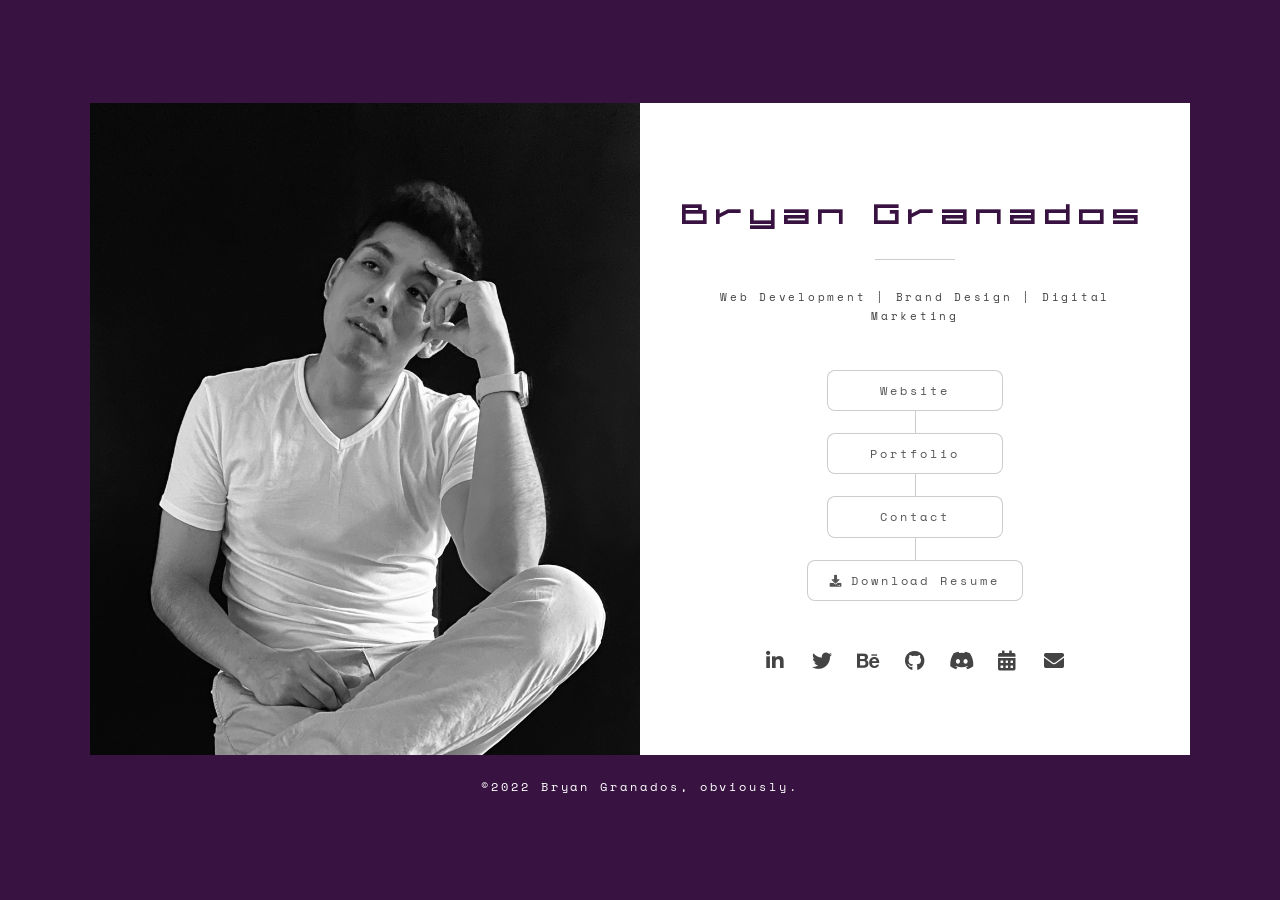
<file: links.html>
<!DOCTYPE HTML>
<html>
	<head>
		<title>Bryan Granados &#8212; Links</title>
		<link rel="icon" type="image/x-icon" href="/images/favicon.svg">
		<meta charset="utf-8" />
		<meta name="viewport" content="width=device-width, initial-scale=1, user-scalable=no" />

		<meta name="description" content="Bryan Granados is a full-stack developer, brand designer, and marketer." />
		<meta name="keywords" content="bryan granados, web design, developer, designer, brand, marketing, professional, full-stack" />
		<meta name="author" content="Bryan Granados" />

		<meta property="og:locale" content="en_US"/>
		<meta property="og:title" content="Bryan Granados, Linkedin"/>
		<meta property="og:image" content="https://media-exp1.licdn.com/dms/image/C4D03AQHZXo2Bi55VeQ/profile-displayphoto-shrink_200_200/0/1646763130594?e=1655942400&v=beta&t=95ZKTLMIaG8FXRNh-qiowN7ZBioCobH-92ixFJHvFZk"/>
		<meta property="og:url" content="https://www.linkedin.com/in/bryangranados/"/>
		<meta property="og:site_name" content="Bryan Granados, Linkedin"/>
		<meta property="og:description" content="Bryan Granados is a full-stack developer."/>
		<meta name="twitter:title" content="Bryan" />
		<meta name="twitter:image" content="https://twitter.com/diathekez/photo" />
		<meta name="twitter:url" content="https://twitter.com/diathekez/" />
		<meta name="twitter:card" content="summary_large_image" />
		<meta name="twitter:creator" content="@diathekez"/>
		<meta name="twitter:description" content="The personal Twitter of Bryan Granados"/>


		<link rel="stylesheet" href="css/main.css" />
		<noscript><link rel="stylesheet" href="css/noscript.css" /></noscript>
		<link href="https://fonts.googleapis.com/css?family=Space+Mono" rel="stylesheet">
	</head>

	<body class="is-preload-0 is-preload-1">

			<div id="wrapper">
				
					<article id="home" class="panel special">
						<div class="image">
							<img src="images/hero_bg.png" alt="" data-position="center center" />
						</div>
						<div class="content">
							<div class="inner">
								<header>
									<h1>Bryan Granados</h1>
									<p>Web Development | Brand Design | Digital Marketing</p>
								</header>
								<nav id="nav">
									<ul class="actions stacked special animated spinY">
										<li><a href="https://bryangranados.com/" class="button">Website</a></li>
										<li><a href="#portfolio" class="button">Portfolio</a></li>
										<li><a href="#contact" class="button">Contact</a></li>
										<li><a href="assets/BryanGranados_Resume.pdf" download class="button icon solid fa-download">Download Resume</a></li>
									</ul>
								</nav>
								<ul class="icons">
									<li><a href="https://www.linkedin.com/in/bryangranados/" class="icon brands fa-linkedin-in"><span class="label">LinkedIn</span></a></li>
									<li><a href="https://twitter.com/diathekez" class="icon brands fa-twitter"><span class="label">Twitter</span></a></li>
									<li><a href="https://www.behance.net/bryan_granados" class="icon brands fa-behance"><span class="label">Behance</span></a></li>
									<li><a href="https://github.com/diathekez" class="icon brands fa-github"><span class="label">GitHub</span></a></li>
									<li><a href="https://discord.gg/CqX94m2YJV" class="icon brands fa-discord"><span class="label">Discord</span></a></li>
									<li><a href="https://calendly.com/bryangranados/chat" class="icon solid fa-calendar-alt"><span class="label">Calendly</span></a></li>
									<li><a href="mailto:bryangranados@tuta.io" class="icon solid fa-envelope"><span class="label">Email</span></a></li>
								</ul>
							</div>
						</div>
					</article>

					<article id="portfolio" class="panel secondary">
						<div class="image">
							<img src="images/portfolio_bg.jpg" alt="The portfolio of Bryan Granados" data-position="center center" />
						</div>
						<div class="content">
							<ul class="actions animated spinX">
								<li><a href="#" class="button small back">Back</a></li>
							</ul>
							<div class="inner">
								<header>
									<h2>Portfolio</h2>
									<p>Only the most recent projects.<br />
									Includes work for both clients and personal experiments.</p>
								</header>
								<p>This portfolio will be updated every two years.</p>
								<p>Subscribe below if you'd like to be notified when the portfolio is updated, or to receive one meme on the 21st of every month.</p>
								<p>You will never be sent spam nor will your information ever be shared with third-parties.</p>
								<ul class="actions">
									<li><a href="https://www.behance.net/gallery/145445631/Project-Portfolio-2021-2022" class="button icon brands fa-behance">View Portfolio</a></li>
								</ul>
							</div>

							<form name="contact" netlify>
								<div class="form-row justify-content-center">
								  <div class="col-auto">
									<input type="text" class="form-control" placeholder="Email goes here :)">
								  </div>
								  <br>
								  <div class="col-auto">
									<div class="field half">
										<input type="checkbox" id="demo-human" name="demo-human" unchecked required>
										<label for="demo-human">Definitely human</label>
									</div>
									<br>
									<button type="submit">Hurray!</button>
								  </div>
								</div>
							  </form>
						</div>
					</article>

					<article id="contact" class="panel secondary">
						<div class="image">
							<img src="images/contact-links_bg.jpg" alt="" data-position="bottom center" />
						</div>
						<div class="content">
							<ul class="actions animated spinX">
								<li><a href="#" class="button small back">Back</a></li>
							</ul>
							<div class="inner">
								<header>
									<h2>Contact</h2>
									<p>Everything written is confidential.<br />
										No information will be sold or disseminated pubicly in any way.</p>
								</header>
								<form name="contact"
								method="POST"
								data-netlify-recaptcha="true"
								netlify-honeypot="bot-field"
								data-netlify="true">
									<div class="fields">
										<div class="field half">
											<label for="name">Name</label>
											<input type="text" name="name" id="name" />
										</div>
										<div class="field half">
											<label for="email">Email</label>
											<input type="text" name="email" id="email" />
										</div>
										<div class="field">
											<label for="message">Message</label>
											<textarea name="message" id="message" placeholder="Speak; for thy servant heareth." rows="5"></textarea>
										</div>
									</div>
									<ul class="actions">
										<li><a href="" class="button submit">Hurray!</a></li>
									</ul>
								</form>
							</div>
						</div>
					</article>

					<footer id="footer">
						<p class="copyright">&copy;2022 Bryan Granados, obviously.</p>
					</footer>

			</div>

			<script src="js/jquery-links.min.js"></script>
			<script src="js/browser.min.js"></script>
			<script src="js/breakpoints.min.js"></script>
			<script src="js/util.js"></script>
			<script src="js/main-links.js"></script>

	</body>
</html>
</file>
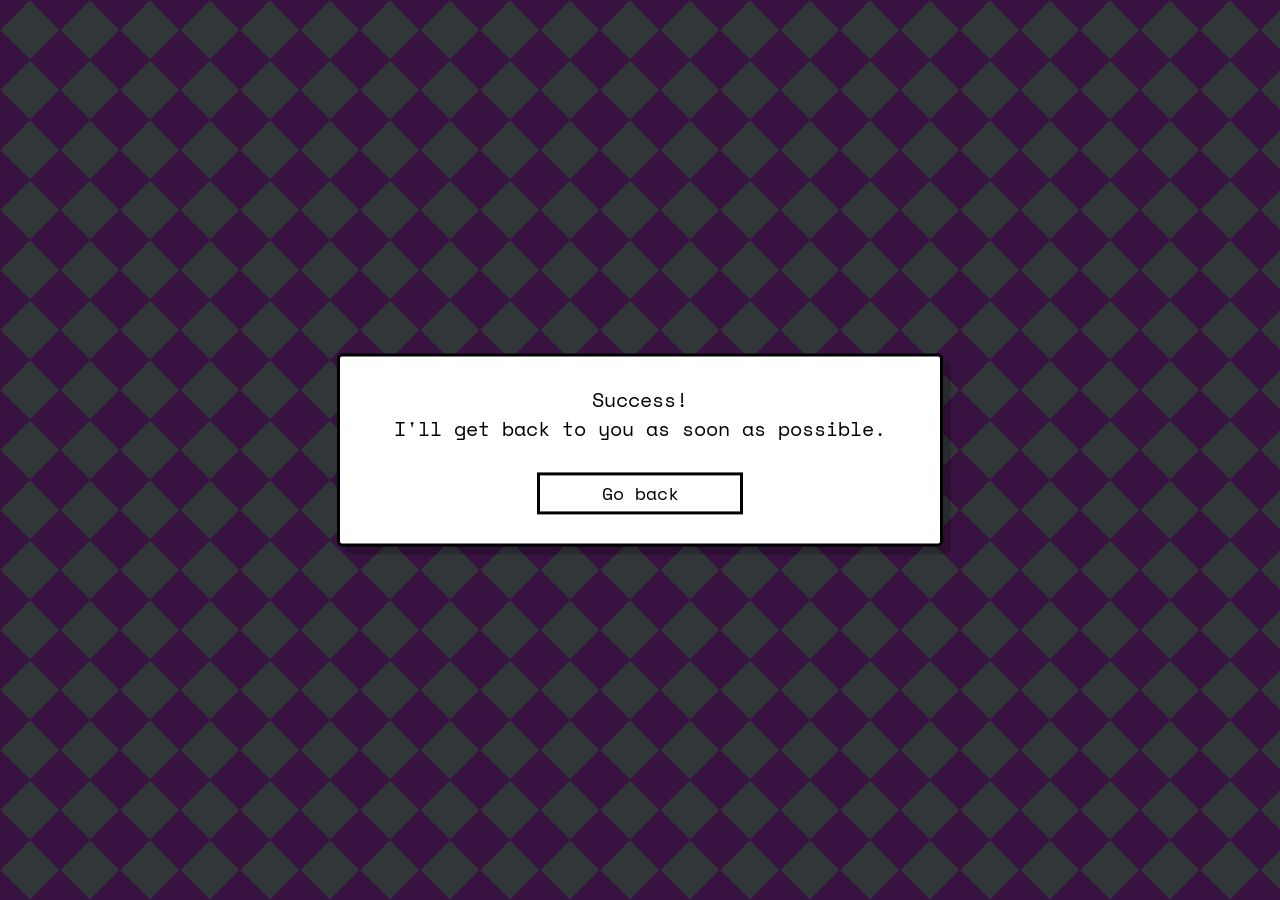
<file: success.html>
<!DOCTYPE HTML>
<html lang="en">
	<head>
	<meta charset="utf-8">
	<meta http-equiv="X-UA-Compatible" content="IE=edge">
	<title>Bryan Granados &#8212; Success!</title>
	<link rel="icon" type="image/x-icon" href="/images/favicon.svg">
	<meta name="viewport" content="width=device-width, initial-scale=1">

	<link href="https://fonts.googleapis.com/css?family=Space+Mono" rel="stylesheet">
	
	<link rel="stylesheet" href="css/success.css">
</head>
<body>
    <div class="modal">
        <p class="message">Success! <br> I'll get back to you as soon as possible.</p>
        <div class="options">
        <button class="btn"><a href="https://bryangranados.com/">Go back</a></button>
        </div>
    </div>
    
  <link href="https://fonts.googleapis.com/css?family=Space+Mono" rel="stylesheet">

</body>
</html>
</file>
<file: css/icomoon.css>
@font-face {
    font-family: 'icomoon';
    src:    url('fonts/icomoon.eot?1oniuf');
    src:    url('fonts/icomoon.eot?1oniuf#iefix') format('embedded-opentype'),
        url('fonts/icomoon.ttf?1oniuf') format('truetype'),
        url('fonts/icomoon.woff?1oniuf') format('woff'),
        url('fonts/icomoon.svg?1oniuf#icomoon') format('svg');
    font-weight: normal;
    font-style: normal;
}

[class^="icon-"], [class*=" icon-"] {
    /* use !important to prevent issues with browser extensions that change fonts */
    font-family: 'icomoon' !important;
    speak: none;
    font-style: normal;
    font-weight: normal;
    font-variant: normal;
    text-transform: none;
    line-height: 1;

    /* Better Font Rendering =========== */
    -webkit-font-smoothing: antialiased;
    -moz-osx-font-smoothing: grayscale;
}

.icon-mobile:before {
    content: "\e000";
}
.icon-laptop:before {
    content: "\e001";
}
.icon-desktop:before {
    content: "\e002";
}
.icon-tablet:before {
    content: "\e003";
}
.icon-phone:before {
    content: "\e004";
}
.icon-document:before {
    content: "\e005";
}
.icon-documents:before {
    content: "\e006";
}
.icon-search:before {
    content: "\e007";
}
.icon-clipboard:before {
    content: "\e008";
}
.icon-newspaper:before {
    content: "\e009";
}
.icon-notebook:before {
    content: "\e00a";
}
.icon-book-open:before {
    content: "\e00b";
}
.icon-browser:before {
    content: "\e00c";
}
.icon-calendar:before {
    content: "\e00d";
}
.icon-presentation:before {
    content: "\e00e";
}
.icon-picture:before {
    content: "\e00f";
}
.icon-pictures:before {
    content: "\e010";
}
.icon-video:before {
    content: "\e011";
}
.icon-camera:before {
    content: "\e012";
}
.icon-printer:before {
    content: "\e013";
}
.icon-toolbox:before {
    content: "\e014";
}
.icon-briefcase:before {
    content: "\e015";
}
.icon-wallet:before {
    content: "\e016";
}
.icon-gift:before {
    content: "\e017";
}
.icon-bargraph:before {
    content: "\e018";
}
.icon-grid:before {
    content: "\e019";
}
.icon-expand:before {
    content: "\e01a";
}
.icon-focus:before {
    content: "\e01b";
}
.icon-edit:before {
    content: "\e01c";
}
.icon-adjustments:before {
    content: "\e01d";
}
.icon-ribbon:before {
    content: "\e01e";
}
.icon-hourglass:before {
    content: "\e01f";
}
.icon-lock:before {
    content: "\e020";
}
.icon-megaphone:before {
    content: "\e021";
}
.icon-shield:before {
    content: "\e022";
}
.icon-trophy:before {
    content: "\e023";
}
.icon-flag:before {
    content: "\e024";
}
.icon-map:before {
    content: "\e025";
}
.icon-puzzle:before {
    content: "\e026";
}
.icon-basket:before {
    content: "\e027";
}
.icon-envelope:before {
    content: "\e028";
}
.icon-streetsign:before {
    content: "\e029";
}
.icon-telescope:before {
    content: "\e02a";
}
.icon-gears:before {
    content: "\e02b";
}
.icon-key:before {
    content: "\e02c";
}
.icon-paperclip:before {
    content: "\e02d";
}
.icon-attachment:before {
    content: "\e02e";
}
.icon-pricetags:before {
    content: "\e02f";
}
.icon-lightbulb:before {
    content: "\e030";
}
.icon-layers:before {
    content: "\e031";
}
.icon-pencil:before {
    content: "\e032";
}
.icon-tools:before {
    content: "\e033";
}
.icon-tools-2:before {
    content: "\e034";
}
.icon-scissors:before {
    content: "\e035";
}
.icon-paintbrush:before {
    content: "\e036";
}
.icon-magnifying-glass:before {
    content: "\e037";
}
.icon-circle-compass:before {
    content: "\e038";
}
.icon-linegraph:before {
    content: "\e039";
}
.icon-mic:before {
    content: "\e03a";
}
.icon-strategy:before {
    content: "\e03b";
}
.icon-beaker:before {
    content: "\e03c";
}
.icon-caution:before {
    content: "\e03d";
}
.icon-recycle:before {
    content: "\e03e";
}
.icon-anchor:before {
    content: "\e03f";
}
.icon-profile-male:before {
    content: "\e040";
}
.icon-profile-female:before {
    content: "\e041";
}
.icon-bike:before {
    content: "\e042";
}
.icon-wine:before {
    content: "\e043";
}
.icon-hotairballoon:before {
    content: "\e044";
}
.icon-globe:before {
    content: "\e045";
}
.icon-genius:before {
    content: "\e046";
}
.icon-map-pin:before {
    content: "\e047";
}
.icon-dial:before {
    content: "\e048";
}
.icon-chat:before {
    content: "\e049";
}
.icon-heart:before {
    content: "\e04a";
}
.icon-cloud:before {
    content: "\e04b";
}
.icon-upload:before {
    content: "\e04c";
}
.icon-download:before {
    content: "\e04d";
}
.icon-target:before {
    content: "\e04e";
}
.icon-hazardous:before {
    content: "\e04f";
}
.icon-piechart:before {
    content: "\e050";
}
.icon-speedometer:before {
    content: "\e051";
}
.icon-global:before {
    content: "\e052";
}
.icon-compass:before {
    content: "\e053";
}
.icon-lifesaver:before {
    content: "\e054";
}
.icon-clock:before {
    content: "\e055";
}
.icon-aperture:before {
    content: "\e056";
}
.icon-quote:before {
    content: "\e057";
}
.icon-scope:before {
    content: "\e058";
}
.icon-alarmclock:before {
    content: "\e059";
}
.icon-refresh:before {
    content: "\e05a";
}
.icon-happy:before {
    content: "\e05b";
}
.icon-sad:before {
    content: "\e05c";
}
.icon-facebook:before {
    content: "\e05d";
}
.icon-twitter:before {
    content: "\e05e";
}
.icon-googleplus:before {
    content: "\e05f";
}
.icon-rss:before {
    content: "\e060";
}
.icon-tumblr:before {
    content: "\e061";
}
.icon-linkedin:before {
    content: "\e062";
}
.icon-dribbble:before {
    content: "\e063";
}
.icon-box2:before {
    content: "\ea82";
}
.icon-write:before {
    content: "\ea83";
}
.icon-clock2:before {
    content: "\ea84";
}
.icon-reply2:before {
    content: "\ea85";
}
.icon-reply-all2:before {
    content: "\ea86";
}
.icon-forward2:before {
    content: "\ea87";
}
.icon-flag2:before {
    content: "\ea88";
}
.icon-search2:before {
    content: "\ea89";
}
.icon-trash2:before {
    content: "\ea8a";
}
.icon-envelope2:before {
    content: "\ea8b";
}
.icon-bubble:before {
    content: "\ea8c";
}
.icon-bubbles:before {
    content: "\ea8d";
}
.icon-user2:before {
    content: "\ea8e";
}
.icon-users2:before {
    content: "\ea8f";
}
.icon-cloud2:before {
    content: "\ea90";
}
.icon-download2:before {
    content: "\ea91";
}
.icon-upload2:before {
    content: "\ea92";
}
.icon-rain:before {
    content: "\ea93";
}
.icon-sun:before {
    content: "\ea94";
}
.icon-moon2:before {
    content: "\ea95";
}
.icon-bell2:before {
    content: "\ea96";
}
.icon-folder2:before {
    content: "\ea97";
}
.icon-pin2:before {
    content: "\ea98";
}
.icon-sound2:before {
    content: "\ea99";
}
.icon-microphone:before {
    content: "\ea9a";
}
.icon-camera2:before {
    content: "\ea9b";
}
.icon-image2:before {
    content: "\ea9c";
}
.icon-cog2:before {
    content: "\ea9d";
}
.icon-calendar2:before {
    content: "\ea9e";
}
.icon-book2:before {
    content: "\ea9f";
}
.icon-map-marker:before {
    content: "\eaa0";
}
.icon-store:before {
    content: "\eaa1";
}
.icon-support:before {
    content: "\eaa2";
}
.icon-tag2:before {
    content: "\eaa3";
}
.icon-heart2:before {
    content: "\eaa4";
}
.icon-video-camera:before {
    content: "\eaa5";
}
.icon-trophy2:before {
    content: "\eaa6";
}
.icon-cart:before {
    content: "\eaa7";
}
.icon-eye2:before {
    content: "\eaa8";
}
.icon-cancel:before {
    content: "\eaa9";
}
.icon-chart:before {
    content: "\eaaa";
}
.icon-target2:before {
    content: "\eaab";
}
.icon-printer2:before {
    content: "\eaac";
}
.icon-location2:before {
    content: "\eaad";
}
.icon-bookmark2:before {
    content: "\eaae";
}
.icon-monitor:before {
    content: "\eaaf";
}
.icon-cross2:before {
    content: "\eab0";
}
.icon-plus2:before {
    content: "\eab1";
}
.icon-left:before {
    content: "\eab2";
}
.icon-up:before {
    content: "\eab3";
}
.icon-browser2:before {
    content: "\eab4";
}
.icon-windows:before {
    content: "\eab5";
}
.icon-switch2:before {
    content: "\eab6";
}
.icon-dashboard:before {
    content: "\eab7";
}
.icon-play:before {
    content: "\eab8";
}
.icon-fast-forward:before {
    content: "\eab9";
}
.icon-next:before {
    content: "\eaba";
}
.icon-refresh2:before {
    content: "\eabb";
}
.icon-film:before {
    content: "\eabc";
}
.icon-home2:before {
    content: "\eabd";
}
.icon-add-to-list:before {
    content: "\e901";
}
.icon-classic-computer:before {
    content: "\e902";
}
.icon-controller-fast-backward:before {
    content: "\e903";
}
.icon-creative-commons-attribution:before {
    content: "\e904";
}
.icon-creative-commons-noderivs:before {
    content: "\e905";
}
.icon-creative-commons-noncommercial-eu:before {
    content: "\e906";
}
.icon-creative-commons-noncommercial-us:before {
    content: "\e907";
}
.icon-creative-commons-public-domain:before {
    content: "\e908";
}
.icon-creative-commons-remix:before {
    content: "\e909";
}
.icon-creative-commons-share:before {
    content: "\e90a";
}
.icon-creative-commons-sharealike:before {
    content: "\e90b";
}
.icon-creative-commons:before {
    content: "\e90c";
}
.icon-document-landscape:before {
    content: "\e90d";
}
.icon-remove-user:before {
    content: "\e90e";
}
.icon-warning:before {
    content: "\e90f";
}
.icon-arrow-bold-down:before {
    content: "\e910";
}
.icon-arrow-bold-left:before {
    content: "\e911";
}
.icon-arrow-bold-right:before {
    content: "\e912";
}
.icon-arrow-bold-up:before {
    content: "\e913";
}
.icon-arrow-down:before {
    content: "\e914";
}
.icon-arrow-left:before {
    content: "\e915";
}
.icon-arrow-long-down:before {
    content: "\e916";
}
.icon-arrow-long-left:before {
    content: "\e917";
}
.icon-arrow-long-right:before {
    content: "\e918";
}
.icon-arrow-long-up:before {
    content: "\e919";
}
.icon-arrow-right:before {
    content: "\e91a";
}
.icon-arrow-up:before {
    content: "\e91b";
}
.icon-arrow-with-circle-down:before {
    content: "\e91c";
}
.icon-arrow-with-circle-left:before {
    content: "\e91d";
}
.icon-arrow-with-circle-right:before {
    content: "\e91e";
}
.icon-arrow-with-circle-up:before {
    content: "\e91f";
}
.icon-bookmark:before {
    content: "\e920";
}
.icon-bookmarks:before {
    content: "\e921";
}
.icon-chevron-down:before {
    content: "\e922";
}
.icon-chevron-left:before {
    content: "\e923";
}
.icon-chevron-right:before {
    content: "\e924";
}
.icon-chevron-small-down:before {
    content: "\e925";
}
.icon-chevron-small-left:before {
    content: "\e926";
}
.icon-chevron-small-right:before {
    content: "\e927";
}
.icon-chevron-small-up:before {
    content: "\e928";
}
.icon-chevron-thin-down:before {
    content: "\e929";
}
.icon-chevron-thin-left:before {
    content: "\e92a";
}
.icon-chevron-thin-right:before {
    content: "\e92b";
}
.icon-chevron-thin-up:before {
    content: "\e92c";
}
.icon-chevron-up:before {
    content: "\e92d";
}
.icon-chevron-with-circle-down:before {
    content: "\e92e";
}
.icon-chevron-with-circle-left:before {
    content: "\e92f";
}
.icon-chevron-with-circle-right:before {
    content: "\e930";
}
.icon-chevron-with-circle-up:before {
    content: "\e931";
}
.icon-cloud3:before {
    content: "\e932";
}
.icon-controller-fast-forward:before {
    content: "\e933";
}
.icon-controller-jump-to-start:before {
    content: "\e934";
}
.icon-controller-next:before {
    content: "\e935";
}
.icon-controller-paus:before {
    content: "\e936";
}
.icon-controller-play:before {
    content: "\e937";
}
.icon-controller-record:before {
    content: "\e938";
}
.icon-controller-stop:before {
    content: "\e939";
}
.icon-controller-volume:before {
    content: "\e93a";
}
.icon-dot-single:before {
    content: "\e93b";
}
.icon-dots-three-horizontal:before {
    content: "\e93c";
}
.icon-dots-three-vertical:before {
    content: "\e93d";
}
.icon-dots-two-horizontal:before {
    content: "\e93e";
}
.icon-dots-two-vertical:before {
    content: "\e93f";
}
.icon-download3:before {
    content: "\e940";
}
.icon-emoji-flirt:before {
    content: "\e941";
}
.icon-flow-branch:before {
    content: "\e942";
}
.icon-flow-cascade:before {
    content: "\e943";
}
.icon-flow-line:before {
    content: "\e944";
}
.icon-flow-parallel:before {
    content: "\e945";
}
.icon-flow-tree:before {
    content: "\e946";
}
.icon-install:before {
    content: "\e947";
}
.icon-layers2:before {
    content: "\e948";
}
.icon-open-book:before {
    content: "\e949";
}
.icon-resize-100:before {
    content: "\e94a";
}
.icon-resize-full-screen:before {
    content: "\e94b";
}
.icon-save:before {
    content: "\e94c";
}
.icon-select-arrows:before {
    content: "\e94d";
}
.icon-sound-mute:before {
    content: "\e94e";
}
.icon-sound:before {
    content: "\e94f";
}
.icon-trash:before {
    content: "\e950";
}
.icon-triangle-down:before {
    content: "\e951";
}
.icon-triangle-left:before {
    content: "\e952";
}
.icon-triangle-right:before {
    content: "\e953";
}
.icon-triangle-up:before {
    content: "\e954";
}
.icon-uninstall:before {
    content: "\e955";
}
.icon-upload-to-cloud:before {
    content: "\e956";
}
.icon-upload3:before {
    content: "\e957";
}
.icon-add-user:before {
    content: "\e958";
}
.icon-address:before {
    content: "\e959";
}
.icon-adjust:before {
    content: "\e95a";
}
.icon-air:before {
    content: "\e95b";
}
.icon-aircraft-landing:before {
    content: "\e95c";
}
.icon-aircraft-take-off:before {
    content: "\e95d";
}
.icon-aircraft:before {
    content: "\e95e";
}
.icon-align-bottom:before {
    content: "\e95f";
}
.icon-align-horizontal-middle:before {
    content: "\e960";
}
.icon-align-left:before {
    content: "\e961";
}
.icon-align-right:before {
    content: "\e962";
}
.icon-align-top:before {
    content: "\e963";
}
.icon-align-vertical-middle:before {
    content: "\e964";
}
.icon-archive:before {
    content: "\e965";
}
.icon-area-graph:before {
    content: "\e966";
}
.icon-attachment2:before {
    content: "\e967";
}
.icon-awareness-ribbon:before {
    content: "\e968";
}
.icon-back-in-time:before {
    content: "\e969";
}
.icon-back:before {
    content: "\e96a";
}
.icon-bar-graph:before {
    content: "\e96b";
}
.icon-battery:before {
    content: "\e96c";
}
.icon-beamed-note:before {
    content: "\e96d";
}
.icon-bell:before {
    content: "\e96e";
}
.icon-blackboard:before {
    content: "\e96f";
}
.icon-block:before {
    content: "\e970";
}
.icon-book:before {
    content: "\e971";
}
.icon-bowl:before {
    content: "\e972";
}
.icon-box:before {
    content: "\e973";
}
.icon-briefcase2:before {
    content: "\e974";
}
.icon-browser3:before {
    content: "\e975";
}
.icon-brush:before {
    content: "\e976";
}
.icon-bucket:before {
    content: "\e977";
}
.icon-cake:before {
    content: "\e978";
}
.icon-calculator:before {
    content: "\e979";
}
.icon-calendar3:before {
    content: "\e97a";
}
.icon-camera3:before {
    content: "\e97b";
}
.icon-ccw:before {
    content: "\e97c";
}
.icon-chat2:before {
    content: "\e97d";
}
.icon-check:before {
    content: "\e97e";
}
.icon-circle-with-cross:before {
    content: "\e97f";
}
.icon-circle-with-minus:before {
    content: "\e980";
}
.icon-circle-with-plus:before {
    content: "\e981";
}
.icon-circle:before {
    content: "\e982";
}
.icon-circular-graph:before {
    content: "\e983";
}
.icon-clapperboard:before {
    content: "\e984";
}
.icon-clipboard2:before {
    content: "\e985";
}
.icon-clock3:before {
    content: "\e986";
}
.icon-code:before {
    content: "\e987";
}
.icon-cog:before {
    content: "\e988";
}
.icon-colours:before {
    content: "\e989";
}
.icon-compass2:before {
    content: "\e98a";
}
.icon-copy:before {
    content: "\e98b";
}
.icon-credit-card:before {
    content: "\e98c";
}
.icon-credit:before {
    content: "\e98d";
}
.icon-cross:before {
    content: "\e98e";
}
.icon-cup:before {
    content: "\e98f";
}
.icon-cw:before {
    content: "\e990";
}
.icon-cycle:before {
    content: "\e991";
}
.icon-database:before {
    content: "\e992";
}
.icon-dial-pad:before {
    content: "\e993";
}
.icon-direction:before {
    content: "\e994";
}
.icon-document2:before {
    content: "\e995";
}
.icon-documents2:before {
    content: "\e996";
}
.icon-drink:before {
    content: "\e997";
}
.icon-drive:before {
    content: "\e998";
}
.icon-drop:before {
    content: "\e999";
}
.icon-edit2:before {
    content: "\e99a";
}
.icon-email:before {
    content: "\e99b";
}
.icon-emoji-happy:before {
    content: "\e99c";
}
.icon-emoji-neutral:before {
    content: "\e99d";
}
.icon-emoji-sad:before {
    content: "\e99e";
}
.icon-erase:before {
    content: "\e99f";
}
.icon-eraser:before {
    content: "\e9a0";
}
.icon-export:before {
    content: "\e9a1";
}
.icon-eye:before {
    content: "\e9a2";
}
.icon-feather:before {
    content: "\e9a3";
}
.icon-flag3:before {
    content: "\e9a4";
}
.icon-flash:before {
    content: "\e9a5";
}
.icon-flashlight:before {
    content: "\e9a6";
}
.icon-flat-brush:before {
    content: "\e9a7";
}
.icon-folder-images:before {
    content: "\e9a8";
}
.icon-folder-music:before {
    content: "\e9a9";
}
.icon-folder-video:before {
    content: "\e9aa";
}
.icon-folder:before {
    content: "\e9ab";
}
.icon-forward:before {
    content: "\e9ac";
}
.icon-funnel:before {
    content: "\e9ad";
}
.icon-game-controller:before {
    content: "\e9ae";
}
.icon-gauge:before {
    content: "\e9af";
}
.icon-globe2:before {
    content: "\e9b0";
}
.icon-graduation-cap:before {
    content: "\e9b1";
}
.icon-grid2:before {
    content: "\e9b2";
}
.icon-hair-cross:before {
    content: "\e9b3";
}
.icon-hand:before {
    content: "\e9b4";
}
.icon-heart-outlined:before {
    content: "\e9b5";
}
.icon-heart3:before {
    content: "\e9b6";
}
.icon-help-with-circle:before {
    content: "\e9b7";
}
.icon-help:before {
    content: "\e9b8";
}
.icon-home:before {
    content: "\e9b9";
}
.icon-hour-glass:before {
    content: "\e9ba";
}
.icon-image-inverted:before {
    content: "\e9bb";
}
.icon-image:before {
    content: "\e9bc";
}
.icon-images:before {
    content: "\e9bd";
}
.icon-inbox:before {
    content: "\e9be";
}
.icon-infinity:before {
    content: "\e9bf";
}
.icon-info-with-circle:before {
    content: "\e9c0";
}
.icon-info:before {
    content: "\e9c1";
}
.icon-key2:before {
    content: "\e9c2";
}
.icon-keyboard:before {
    content: "\e9c3";
}
.icon-lab-flask:before {
    content: "\e9c4";
}
.icon-landline:before {
    content: "\e9c5";
}
.icon-language:before {
    content: "\e9c6";
}
.icon-laptop2:before {
    content: "\e9c7";
}
.icon-leaf:before {
    content: "\e9c8";
}
.icon-level-down:before {
    content: "\e9c9";
}
.icon-level-up:before {
    content: "\e9ca";
}
.icon-lifebuoy:before {
    content: "\e9cb";
}
.icon-light-bulb:before {
    content: "\e9cc";
}
.icon-light-down:before {
    content: "\e9cd";
}
.icon-light-up:before {
    content: "\e9ce";
}
.icon-line-graph:before {
    content: "\e9cf";
}
.icon-link:before {
    content: "\e9d0";
}
.icon-list:before {
    content: "\e9d1";
}
.icon-location-pin:before {
    content: "\e9d2";
}
.icon-location:before {
    content: "\e9d3";
}
.icon-lock-open:before {
    content: "\e9d4";
}
.icon-lock2:before {
    content: "\e9d5";
}
.icon-log-out:before {
    content: "\e9d6";
}
.icon-login:before {
    content: "\e9d7";
}
.icon-loop:before {
    content: "\e9d8";
}
.icon-magnet:before {
    content: "\e9d9";
}
.icon-magnifying-glass2:before {
    content: "\e9da";
}
.icon-mail:before {
    content: "\e9db";
}
.icon-man:before {
    content: "\e9dc";
}
.icon-map2:before {
    content: "\e9dd";
}
.icon-mask:before {
    content: "\e9de";
}
.icon-medal:before {
    content: "\e9df";
}
.icon-megaphone2:before {
    content: "\e9e0";
}
.icon-menu:before {
    content: "\e9e1";
}
.icon-message:before {
    content: "\e9e2";
}
.icon-mic2:before {
    content: "\e9e3";
}
.icon-minus:before {
    content: "\e9e4";
}
.icon-mobile2:before {
    content: "\e9e5";
}
.icon-modern-mic:before {
    content: "\e9e6";
}
.icon-moon:before {
    content: "\e9e7";
}
.icon-mouse:before {
    content: "\e9e8";
}
.icon-music:before {
    content: "\e9e9";
}
.icon-network:before {
    content: "\e9ea";
}
.icon-new-message:before {
    content: "\e9eb";
}
.icon-new:before {
    content: "\e9ec";
}
.icon-news:before {
    content: "\e9ed";
}
.icon-note:before {
    content: "\e9ee";
}
.icon-notification:before {
    content: "\e9ef";
}
.icon-old-mobile:before {
    content: "\e9f0";
}
.icon-old-phone:before {
    content: "\e9f1";
}
.icon-palette:before {
    content: "\e9f2";
}
.icon-paper-plane:before {
    content: "\e9f3";
}
.icon-pencil2:before {
    content: "\e9f4";
}
.icon-phone2:before {
    content: "\e9f5";
}
.icon-pie-chart:before {
    content: "\e9f6";
}
.icon-pin:before {
    content: "\e9f7";
}
.icon-plus:before {
    content: "\e9f8";
}
.icon-popup:before {
    content: "\e9f9";
}
.icon-power-plug:before {
    content: "\e9fa";
}
.icon-price-ribbon:before {
    content: "\e9fb";
}
.icon-price-tag:before {
    content: "\e9fc";
}
.icon-print:before {
    content: "\e9fd";
}
.icon-progress-empty:before {
    content: "\e9fe";
}
.icon-progress-full:before {
    content: "\e9ff";
}
.icon-progress-one:before {
    content: "\ea00";
}
.icon-progress-two:before {
    content: "\ea01";
}
.icon-publish:before {
    content: "\ea02";
}
.icon-quote2:before {
    content: "\ea03";
}
.icon-radio:before {
    content: "\ea04";
}
.icon-reply-all:before {
    content: "\ea05";
}
.icon-reply:before {
    content: "\ea06";
}
.icon-retweet:before {
    content: "\ea07";
}
.icon-rocket:before {
    content: "\ea08";
}
.icon-round-brush:before {
    content: "\ea09";
}
.icon-rss2:before {
    content: "\ea0a";
}
.icon-ruler:before {
    content: "\ea0b";
}
.icon-scissors2:before {
    content: "\ea0c";
}
.icon-share-alternitive:before {
    content: "\ea0d";
}
.icon-share:before {
    content: "\ea0e";
}
.icon-shareable:before {
    content: "\ea0f";
}
.icon-shield2:before {
    content: "\ea10";
}
.icon-shop:before {
    content: "\ea11";
}
.icon-shopping-bag:before {
    content: "\ea12";
}
.icon-shopping-basket:before {
    content: "\ea13";
}
.icon-shopping-cart:before {
    content: "\ea14";
}
.icon-shuffle:before {
    content: "\ea15";
}
.icon-signal:before {
    content: "\ea16";
}
.icon-sound-mix:before {
    content: "\ea17";
}
.icon-sports-club:before {
    content: "\ea18";
}
.icon-spreadsheet:before {
    content: "\ea19";
}
.icon-squared-cross:before {
    content: "\ea1a";
}
.icon-squared-minus:before {
    content: "\ea1b";
}
.icon-squared-plus:before {
    content: "\ea1c";
}
.icon-star-outlined:before {
    content: "\ea1d";
}
.icon-star:before {
    content: "\ea1e";
}
.icon-stopwatch:before {
    content: "\ea1f";
}
.icon-suitcase:before {
    content: "\ea20";
}
.icon-swap:before {
    content: "\ea21";
}
.icon-sweden:before {
    content: "\ea22";
}
.icon-switch:before {
    content: "\ea23";
}
.icon-tablet2:before {
    content: "\ea24";
}
.icon-tag:before {
    content: "\ea25";
}
.icon-text-document-inverted:before {
    content: "\ea26";
}
.icon-text-document:before {
    content: "\ea27";
}
.icon-text:before {
    content: "\ea28";
}
.icon-thermometer:before {
    content: "\ea29";
}
.icon-thumbs-down:before {
    content: "\ea2a";
}
.icon-thumbs-up:before {
    content: "\ea2b";
}
.icon-thunder-cloud:before {
    content: "\ea2c";
}
.icon-ticket:before {
    content: "\ea2d";
}
.icon-time-slot:before {
    content: "\ea2e";
}
.icon-tools2:before {
    content: "\ea2f";
}
.icon-traffic-cone:before {
    content: "\ea30";
}
.icon-tree:before {
    content: "\ea31";
}
.icon-trophy3:before {
    content: "\ea32";
}
.icon-tv:before {
    content: "\ea33";
}
.icon-typing:before {
    content: "\ea34";
}
.icon-unread:before {
    content: "\ea35";
}
.icon-untag:before {
    content: "\ea36";
}
.icon-user:before {
    content: "\ea37";
}
.icon-users:before {
    content: "\ea38";
}
.icon-v-card:before {
    content: "\ea39";
}
.icon-video2:before {
    content: "\ea3a";
}
.icon-vinyl:before {
    content: "\ea3b";
}
.icon-voicemail:before {
    content: "\ea3c";
}
.icon-wallet2:before {
    content: "\ea3d";
}
.icon-water:before {
    content: "\ea3e";
}
.icon-500px-with-circle:before {
    content: "\ea3f";
}
.icon-500px:before {
    content: "\ea40";
}
.icon-basecamp:before {
    content: "\ea41";
}
.icon-behance:before {
    content: "\ea42";
}
.icon-creative-cloud:before {
    content: "\ea43";
}
.icon-dropbox:before {
    content: "\ea44";
}
.icon-evernote:before {
    content: "\ea45";
}
.icon-flattr:before {
    content: "\ea46";
}
.icon-foursquare:before {
    content: "\ea47";
}
.icon-google-drive:before {
    content: "\ea48";
}
.icon-google-hangouts:before {
    content: "\ea49";
}
.icon-grooveshark:before {
    content: "\ea4a";
}
.icon-icloud:before {
    content: "\ea4b";
}
.icon-mixi:before {
    content: "\ea4c";
}
.icon-onedrive:before {
    content: "\ea4d";
}
.icon-paypal:before {
    content: "\ea4e";
}
.icon-picasa:before {
    content: "\ea4f";
}
.icon-qq:before {
    content: "\ea50";
}
.icon-rdio-with-circle:before {
    content: "\ea51";
}
.icon-renren:before {
    content: "\ea52";
}
.icon-scribd:before {
    content: "\ea53";
}
.icon-sina-weibo:before {
    content: "\ea54";
}
.icon-skype-with-circle:before {
    content: "\ea55";
}
.icon-skype:before {
    content: "\ea56";
}
.icon-slideshare:before {
    content: "\ea57";
}
.icon-smashing:before {
    content: "\ea58";
}
.icon-soundcloud:before {
    content: "\ea59";
}
.icon-spotify-with-circle:before {
    content: "\ea5a";
}
.icon-spotify:before {
    content: "\ea5b";
}
.icon-swarm:before {
    content: "\ea5c";
}
.icon-vine-with-circle:before {
    content: "\ea5d";
}
.icon-vine:before {
    content: "\ea5e";
}
.icon-vk-alternitive:before {
    content: "\ea5f";
}
.icon-vk-with-circle:before {
    content: "\ea60";
}
.icon-vk:before {
    content: "\ea61";
}
.icon-xing-with-circle:before {
    content: "\ea62";
}
.icon-xing:before {
    content: "\ea63";
}
.icon-yelp:before {
    content: "\ea64";
}
.icon-dribbble-with-circle:before {
    content: "\ea65";
}
.icon-dribbble2:before {
    content: "\ea66";
}
.icon-facebook-with-circle:before {
    content: "\ea67";
}
.icon-facebook2:before {
    content: "\ea68";
}
.icon-flickr-with-circle:before {
    content: "\ea69";
}
.icon-flickr:before {
    content: "\ea6a";
}
.icon-github-with-circle:before {
    content: "\ea6b";
}
.icon-github:before {
    content: "\ea6c";
}
.icon-google-with-circle:before {
    content: "\ea6d";
}
.icon-google:before {
    content: "\ea6e";
}
.icon-instagram-with-circle:before {
    content: "\ea6f";
}
.icon-instagram:before {
    content: "\ea70";
}
.icon-lastfm-with-circle:before {
    content: "\ea71";
}
.icon-lastfm:before {
    content: "\ea72";
}
.icon-linkedin-with-circle:before {
    content: "\ea73";
}
.icon-linkedin2:before {
    content: "\ea74";
}
.icon-pinterest-with-circle:before {
    content: "\ea75";
}
.icon-pinterest:before {
    content: "\ea76";
}
.icon-rdio:before {
    content: "\ea77";
}
.icon-stumbleupon-with-circle:before {
    content: "\ea78";
}
.icon-stumbleupon:before {
    content: "\ea79";
}
.icon-tumblr-with-circle:before {
    content: "\ea7a";
}
.icon-tumblr2:before {
    content: "\ea7b";
}
.icon-twitter-with-circle:before {
    content: "\ea7c";
}
.icon-twitter2:before {
    content: "\ea7d";
}
.icon-vimeo-with-circle:before {
    content: "\ea7e";
}
.icon-vimeo:before {
    content: "\ea7f";
}
.icon-youtube-with-circle:before {
    content: "\ea80";
}
.icon-youtube:before {
    content: "\ea81";
}
.icon-home3:before {
    content: "\eabe";
}
.icon-home22:before {
    content: "\eabf";
}
.icon-home32:before {
    content: "\eac0";
}
.icon-office:before {
    content: "\eac1";
}
.icon-newspaper2:before {
    content: "\eac2";
}
.icon-pencil3:before {
    content: "\eac3";
}
.icon-pencil22:before {
    content: "\eac4";
}
.icon-quill:before {
    content: "\eac5";
}
.icon-pen:before {
    content: "\eac6";
}
.icon-blog:before {
    content: "\eac7";
}
.icon-eyedropper:before {
    content: "\eac8";
}
.icon-droplet:before {
    content: "\eac9";
}
.icon-paint-format:before {
    content: "\eaca";
}
.icon-image3:before {
    content: "\eacb";
}
.icon-images2:before {
    content: "\eacc";
}
.icon-camera4:before {
    content: "\eacd";
}
.icon-headphones:before {
    content: "\eace";
}
.icon-music2:before {
    content: "\eacf";
}
.icon-play2:before {
    content: "\ead0";
}
.icon-film2:before {
    content: "\ead1";
}
.icon-video-camera2:before {
    content: "\ead2";
}
.icon-dice:before {
    content: "\ead3";
}
.icon-pacman:before {
    content: "\ead4";
}
.icon-spades:before {
    content: "\ead5";
}
.icon-clubs:before {
    content: "\ead6";
}
.icon-diamonds:before {
    content: "\ead7";
}
.icon-bullhorn:before {
    content: "\ead8";
}
.icon-connection:before {
    content: "\ead9";
}
.icon-podcast:before {
    content: "\eada";
}
.icon-feed:before {
    content: "\eadb";
}
.icon-mic3:before {
    content: "\eadc";
}
.icon-book3:before {
    content: "\eadd";
}
.icon-books:before {
    content: "\eade";
}
.icon-library:before {
    content: "\eadf";
}
.icon-file-text:before {
    content: "\eae0";
}
.icon-profile:before {
    content: "\eae1";
}
.icon-file-empty:before {
    content: "\eae2";
}
.icon-files-empty:before {
    content: "\eae3";
}
.icon-file-text2:before {
    content: "\eae4";
}
.icon-file-picture:before {
    content: "\eae5";
}
.icon-file-music:before {
    content: "\eae6";
}
.icon-file-play:before {
    content: "\eae7";
}
.icon-file-video:before {
    content: "\eae8";
}
.icon-file-zip:before {
    content: "\eae9";
}
.icon-copy2:before {
    content: "\eaea";
}
.icon-paste:before {
    content: "\eaeb";
}
.icon-stack:before {
    content: "\eaec";
}
.icon-folder3:before {
    content: "\eaed";
}
.icon-folder-open:before {
    content: "\eaee";
}
.icon-folder-plus:before {
    content: "\eaef";
}
.icon-folder-minus:before {
    content: "\eaf0";
}
.icon-folder-download:before {
    content: "\eaf1";
}
.icon-folder-upload:before {
    content: "\eaf2";
}
.icon-price-tag2:before {
    content: "\eaf3";
}
.icon-price-tags:before {
    content: "\eaf4";
}
.icon-barcode:before {
    content: "\eaf5";
}
.icon-qrcode:before {
    content: "\eaf6";
}
.icon-ticket2:before {
    content: "\eaf7";
}
.icon-cart2:before {
    content: "\eaf8";
}
.icon-coin-dollar:before {
    content: "\eaf9";
}
.icon-coin-euro:before {
    content: "\eafa";
}
.icon-coin-pound:before {
    content: "\eafb";
}
.icon-coin-yen:before {
    content: "\eafc";
}
.icon-credit-card2:before {
    content: "\eafd";
}
.icon-calculator2:before {
    content: "\eafe";
}
.icon-lifebuoy2:before {
    content: "\eaff";
}
.icon-phone3:before {
    content: "\eb00";
}
.icon-phone-hang-up:before {
    content: "\eb01";
}
.icon-address-book:before {
    content: "\eb02";
}
.icon-envelop:before {
    content: "\eb03";
}
.icon-pushpin:before {
    content: "\eb04";
}
.icon-location3:before {
    content: "\eb05";
}
.icon-location22:before {
    content: "\eb06";
}
.icon-compass3:before {
    content: "\eb07";
}
.icon-compass22:before {
    content: "\eb08";
}
.icon-map3:before {
    content: "\eb09";
}
.icon-map22:before {
    content: "\eb0a";
}
.icon-history:before {
    content: "\eb0b";
}
.icon-clock4:before {
    content: "\eb0c";
}
.icon-clock22:before {
    content: "\eb0d";
}
.icon-alarm:before {
    content: "\eb0e";
}
.icon-bell3:before {
    content: "\eb0f";
}
.icon-stopwatch2:before {
    content: "\eb10";
}
.icon-calendar4:before {
    content: "\eb11";
}
.icon-printer3:before {
    content: "\eb12";
}
.icon-keyboard2:before {
    content: "\eb13";
}
.icon-display:before {
    content: "\eb14";
}
.icon-laptop3:before {
    content: "\eb15";
}
.icon-mobile3:before {
    content: "\eb16";
}
.icon-mobile22:before {
    content: "\eb17";
}
.icon-tablet3:before {
    content: "\eb18";
}
.icon-tv2:before {
    content: "\eb19";
}
.icon-drawer:before {
    content: "\eb1a";
}
.icon-drawer2:before {
    content: "\eb1b";
}
.icon-box-add:before {
    content: "\eb1c";
}
.icon-box-remove:before {
    content: "\eb1d";
}
.icon-download4:before {
    content: "\eb1e";
}
.icon-upload4:before {
    content: "\eb1f";
}
.icon-floppy-disk:before {
    content: "\eb20";
}
.icon-drive2:before {
    content: "\eb21";
}
.icon-database2:before {
    content: "\eb22";
}
.icon-undo:before {
    content: "\eb23";
}
.icon-redo:before {
    content: "\eb24";
}
.icon-undo2:before {
    content: "\eb25";
}
.icon-redo2:before {
    content: "\eb26";
}
.icon-forward3:before {
    content: "\eb27";
}
.icon-reply3:before {
    content: "\eb28";
}
.icon-bubble2:before {
    content: "\eb29";
}
.icon-bubbles2:before {
    content: "\eb2a";
}
.icon-bubbles22:before {
    content: "\eb2b";
}
.icon-bubble22:before {
    content: "\eb2c";
}
.icon-bubbles3:before {
    content: "\eb2d";
}
.icon-bubbles4:before {
    content: "\eb2e";
}
.icon-user3:before {
    content: "\eb2f";
}
.icon-users3:before {
    content: "\eb30";
}
.icon-user-plus:before {
    content: "\eb31";
}
.icon-user-minus:before {
    content: "\eb32";
}
.icon-user-check:before {
    content: "\eb33";
}
.icon-user-tie:before {
    content: "\eb34";
}
.icon-quotes-left:before {
    content: "\eb35";
}
.icon-quotes-right:before {
    content: "\eb36";
}
.icon-hour-glass2:before {
    content: "\eb37";
}
.icon-spinner:before {
    content: "\eb38";
}
.icon-spinner2:before {
    content: "\eb39";
}
.icon-spinner3:before {
    content: "\eb3a";
}
.icon-spinner4:before {
    content: "\eb3b";
}
.icon-spinner5:before {
    content: "\eb3c";
}
.icon-spinner6:before {
    content: "\eb3d";
}
.icon-spinner7:before {
    content: "\eb3e";
}
.icon-spinner8:before {
    content: "\eb3f";
}
.icon-spinner9:before {
    content: "\eb40";
}
.icon-spinner10:before {
    content: "\eb41";
}
.icon-spinner11:before {
    content: "\eb42";
}
.icon-binoculars:before {
    content: "\eb43";
}
.icon-search3:before {
    content: "\eb44";
}
.icon-zoom-in:before {
    content: "\eb45";
}
.icon-zoom-out:before {
    content: "\eb46";
}
.icon-enlarge:before {
    content: "\eb47";
}
.icon-shrink:before {
    content: "\eb48";
}
.icon-enlarge2:before {
    content: "\eb49";
}
.icon-shrink2:before {
    content: "\eb4a";
}
.icon-key3:before {
    content: "\eb4b";
}
.icon-key22:before {
    content: "\eb4c";
}
.icon-lock3:before {
    content: "\eb4d";
}
.icon-unlocked:before {
    content: "\eb4e";
}
.icon-wrench:before {
    content: "\eb4f";
}
.icon-equalizer:before {
    content: "\eb50";
}
.icon-equalizer2:before {
    content: "\eb51";
}
.icon-cog3:before {
    content: "\eb52";
}
.icon-cogs:before {
    content: "\eb53";
}
.icon-hammer:before {
    content: "\eb54";
}
.icon-magic-wand:before {
    content: "\eb55";
}
.icon-aid-kit:before {
    content: "\eb56";
}
.icon-bug:before {
    content: "\eb57";
}
.icon-pie-chart2:before {
    content: "\eb58";
}
.icon-stats-dots:before {
    content: "\eb59";
}
.icon-stats-bars:before {
    content: "\eb5a";
}
.icon-stats-bars2:before {
    content: "\eb5b";
}
.icon-trophy4:before {
    content: "\eb5c";
}
.icon-gift2:before {
    content: "\eb5d";
}
.icon-glass:before {
    content: "\eb5e";
}
.icon-glass2:before {
    content: "\eb5f";
}
.icon-mug:before {
    content: "\eb60";
}
.icon-spoon-knife:before {
    content: "\eb61";
}
.icon-leaf2:before {
    content: "\eb62";
}
.icon-rocket2:before {
    content: "\eb63";
}
.icon-meter:before {
    content: "\eb64";
}
.icon-meter2:before {
    content: "\eb65";
}
.icon-hammer2:before {
    content: "\eb66";
}
.icon-fire:before {
    content: "\eb67";
}
.icon-lab:before {
    content: "\eb68";
}
.icon-magnet2:before {
    content: "\eb69";
}
.icon-bin:before {
    content: "\eb6a";
}
.icon-bin2:before {
    content: "\eb6b";
}
.icon-briefcase3:before {
    content: "\eb6c";
}
.icon-airplane:before {
    content: "\eb6d";
}
.icon-truck:before {
    content: "\eb6e";
}
.icon-road:before {
    content: "\eb6f";
}
.icon-accessibility:before {
    content: "\eb70";
}
.icon-target3:before {
    content: "\eb71";
}
.icon-shield3:before {
    content: "\eb72";
}
.icon-power:before {
    content: "\eb73";
}
.icon-switch3:before {
    content: "\eb74";
}
.icon-power-cord:before {
    content: "\eb75";
}
.icon-clipboard3:before {
    content: "\eb76";
}
.icon-list-numbered:before {
    content: "\eb77";
}
.icon-list2:before {
    content: "\eb78";
}
.icon-list22:before {
    content: "\eb79";
}
.icon-tree2:before {
    content: "\eb7a";
}
.icon-menu2:before {
    content: "\eb7b";
}
.icon-menu22:before {
    content: "\eb7c";
}
.icon-menu3:before {
    content: "\eb7d";
}
.icon-menu4:before {
    content: "\eb7e";
}
.icon-cloud4:before {
    content: "\eb7f";
}
.icon-cloud-download:before {
    content: "\eb80";
}
.icon-cloud-upload:before {
    content: "\eb81";
}
.icon-cloud-check:before {
    content: "\eb82";
}
.icon-download22:before {
    content: "\eb83";
}
.icon-upload22:before {
    content: "\eb84";
}
.icon-download32:before {
    content: "\eb85";
}
.icon-upload32:before {
    content: "\eb86";
}
.icon-sphere:before {
    content: "\eb87";
}
.icon-earth:before {
    content: "\eb88";
}
.icon-link2:before {
    content: "\eb89";
}
.icon-flag4:before {
    content: "\eb8a";
}
.icon-attachment3:before {
    content: "\eb8b";
}
.icon-eye3:before {
    content: "\eb8c";
}
.icon-eye-plus:before {
    content: "\eb8d";
}
.icon-eye-minus:before {
    content: "\eb8e";
}
.icon-eye-blocked:before {
    content: "\eb8f";
}
.icon-bookmark3:before {
    content: "\eb90";
}
.icon-bookmarks2:before {
    content: "\eb91";
}
.icon-sun2:before {
    content: "\eb92";
}
.icon-contrast:before {
    content: "\eb93";
}
.icon-brightness-contrast:before {
    content: "\eb94";
}
.icon-star-empty:before {
    content: "\eb95";
}
.icon-star-half:before {
    content: "\eb96";
}
.icon-star-full:before {
    content: "\eb97";
}
.icon-heart4:before {
    content: "\eb98";
}
.icon-heart-broken:before {
    content: "\eb99";
}
.icon-man2:before {
    content: "\eb9a";
}
.icon-woman:before {
    content: "\eb9b";
}
.icon-man-woman:before {
    content: "\eb9c";
}
.icon-happy2:before {
    content: "\eb9d";
}
.icon-happy22:before {
    content: "\eb9e";
}
.icon-smile:before {
    content: "\eb9f";
}
.icon-smile2:before {
    content: "\eba0";
}
.icon-tongue:before {
    content: "\eba1";
}
.icon-tongue2:before {
    content: "\eba2";
}
.icon-sad2:before {
    content: "\eba3";
}
.icon-sad22:before {
    content: "\eba4";
}
.icon-wink:before {
    content: "\eba5";
}
.icon-wink2:before {
    content: "\eba6";
}
.icon-grin:before {
    content: "\eba7";
}
.icon-grin2:before {
    content: "\eba8";
}
.icon-cool:before {
    content: "\eba9";
}
.icon-cool2:before {
    content: "\ebaa";
}
.icon-angry:before {
    content: "\ebab";
}
.icon-angry2:before {
    content: "\ebac";
}
.icon-evil:before {
    content: "\ebad";
}
.icon-evil2:before {
    content: "\ebae";
}
.icon-shocked:before {
    content: "\ebaf";
}
.icon-shocked2:before {
    content: "\ebb0";
}
.icon-baffled:before {
    content: "\ebb1";
}
.icon-baffled2:before {
    content: "\ebb2";
}
.icon-confused:before {
    content: "\ebb3";
}
.icon-confused2:before {
    content: "\ebb4";
}
.icon-neutral:before {
    content: "\ebb5";
}
.icon-neutral2:before {
    content: "\ebb6";
}
.icon-hipster:before {
    content: "\ebb7";
}
.icon-hipster2:before {
    content: "\ebb8";
}
.icon-wondering:before {
    content: "\ebb9";
}
.icon-wondering2:before {
    content: "\ebba";
}
.icon-sleepy:before {
    content: "\ebbb";
}
.icon-sleepy2:before {
    content: "\ebbc";
}
.icon-frustrated:before {
    content: "\ebbd";
}
.icon-frustrated2:before {
    content: "\ebbe";
}
.icon-crying:before {
    content: "\ebbf";
}
.icon-crying2:before {
    content: "\ebc0";
}
.icon-point-up:before {
    content: "\ebc1";
}
.icon-point-right:before {
    content: "\ebc2";
}
.icon-point-down:before {
    content: "\ebc3";
}
.icon-point-left:before {
    content: "\ebc4";
}
.icon-warning2:before {
    content: "\ebc5";
}
.icon-notification2:before {
    content: "\ebc6";
}
.icon-question:before {
    content: "\ebc7";
}
.icon-plus3:before {
    content: "\ebc8";
}
.icon-minus2:before {
    content: "\ebc9";
}
.icon-info2:before {
    content: "\ebca";
}
.icon-cancel-circle:before {
    content: "\ebcb";
}
.icon-blocked:before {
    content: "\ebcc";
}
.icon-cross3:before {
    content: "\ebcd";
}
.icon-checkmark:before {
    content: "\ebce";
}
.icon-checkmark2:before {
    content: "\ebcf";
}
.icon-spell-check:before {
    content: "\ebd0";
}
.icon-enter:before {
    content: "\ebd1";
}
.icon-exit:before {
    content: "\ebd2";
}
.icon-play22:before {
    content: "\ebd3";
}
.icon-pause:before {
    content: "\ebd4";
}
.icon-stop:before {
    content: "\ebd5";
}
.icon-previous:before {
    content: "\ebd6";
}
.icon-next2:before {
    content: "\ebd7";
}
.icon-backward:before {
    content: "\ebd8";
}
.icon-forward22:before {
    content: "\ebd9";
}
.icon-play3:before {
    content: "\ebda";
}
.icon-pause2:before {
    content: "\ebdb";
}
.icon-stop2:before {
    content: "\ebdc";
}
.icon-backward2:before {
    content: "\ebdd";
}
.icon-forward32:before {
    content: "\ebde";
}
.icon-first:before {
    content: "\ebdf";
}
.icon-last:before {
    content: "\ebe0";
}
.icon-previous2:before {
    content: "\ebe1";
}
.icon-next22:before {
    content: "\ebe2";
}
.icon-eject:before {
    content: "\ebe3";
}
.icon-volume-high:before {
    content: "\ebe4";
}
.icon-volume-medium:before {
    content: "\ebe5";
}
.icon-volume-low:before {
    content: "\ebe6";
}
.icon-volume-mute:before {
    content: "\ebe7";
}
.icon-volume-mute2:before {
    content: "\ebe8";
}
.icon-volume-increase:before {
    content: "\ebe9";
}
.icon-volume-decrease:before {
    content: "\ebea";
}
.icon-loop2:before {
    content: "\ebeb";
}
.icon-loop22:before {
    content: "\ebec";
}
.icon-infinite:before {
    content: "\ebed";
}
.icon-shuffle2:before {
    content: "\ebee";
}
.icon-arrow-up-left:before {
    content: "\ebef";
}
.icon-arrow-up2:before {
    content: "\ebf0";
}
.icon-arrow-up-right:before {
    content: "\ebf1";
}
.icon-arrow-right2:before {
    content: "\ebf2";
}
.icon-arrow-down-right:before {
    content: "\ebf3";
}
.icon-arrow-down2:before {
    content: "\ebf4";
}
.icon-arrow-down-left:before {
    content: "\ebf5";
}
.icon-arrow-left2:before {
    content: "\ebf6";
}
.icon-arrow-up-left2:before {
    content: "\ebf7";
}
.icon-arrow-up22:before {
    content: "\ebf8";
}
.icon-arrow-up-right2:before {
    content: "\ebf9";
}
.icon-arrow-right22:before {
    content: "\ebfa";
}
.icon-arrow-down-right2:before {
    content: "\ebfb";
}
.icon-arrow-down22:before {
    content: "\ebfc";
}
.icon-arrow-down-left2:before {
    content: "\ebfd";
}
.icon-arrow-left22:before {
    content: "\ebfe";
}
.icon-circle-up:before {
    content: "\e900";
}
.icon-circle-right:before {
    content: "\ebff";
}
.icon-circle-down:before {
    content: "\ec00";
}
.icon-circle-left:before {
    content: "\ec01";
}
.icon-tab:before {
    content: "\ec02";
}
.icon-move-up:before {
    content: "\ec03";
}
.icon-move-down:before {
    content: "\ec04";
}
.icon-sort-alpha-asc:before {
    content: "\ec05";
}
.icon-sort-alpha-desc:before {
    content: "\ec06";
}
.icon-sort-numeric-asc:before {
    content: "\ec07";
}
.icon-sort-numberic-desc:before {
    content: "\ec08";
}
.icon-sort-amount-asc:before {
    content: "\ec09";
}
.icon-sort-amount-desc:before {
    content: "\ec0a";
}
.icon-command:before {
    content: "\ec0b";
}
.icon-shift:before {
    content: "\ec0c";
}
.icon-ctrl:before {
    content: "\ec0d";
}
.icon-opt:before {
    content: "\ec0e";
}
.icon-checkbox-checked:before {
    content: "\ec0f";
}
.icon-checkbox-unchecked:before {
    content: "\ec10";
}
.icon-radio-checked:before {
    content: "\ec11";
}
.icon-radio-checked2:before {
    content: "\ec12";
}
.icon-radio-unchecked:before {
    content: "\ec13";
}
.icon-crop:before {
    content: "\ec14";
}
.icon-make-group:before {
    content: "\ec15";
}
.icon-ungroup:before {
    content: "\ec16";
}
.icon-scissors3:before {
    content: "\ec17";
}
.icon-filter:before {
    content: "\ec18";
}
.icon-font:before {
    content: "\ec19";
}
.icon-ligature:before {
    content: "\ec1a";
}
.icon-ligature2:before {
    content: "\ec1b";
}
.icon-text-height:before {
    content: "\ec1c";
}
.icon-text-width:before {
    content: "\ec1d";
}
.icon-font-size:before {
    content: "\ec1e";
}
.icon-bold:before {
    content: "\ec1f";
}
.icon-underline:before {
    content: "\ec20";
}
.icon-italic:before {
    content: "\ec21";
}
.icon-strikethrough:before {
    content: "\ec22";
}
.icon-omega:before {
    content: "\ec23";
}
.icon-sigma:before {
    content: "\ec24";
}
.icon-page-break:before {
    content: "\ec25";
}
.icon-superscript:before {
    content: "\ec26";
}
.icon-subscript:before {
    content: "\ec27";
}
.icon-superscript2:before {
    content: "\ec28";
}
.icon-subscript2:before {
    content: "\ec29";
}
.icon-text-color:before {
    content: "\ec2a";
}
.icon-pagebreak:before {
    content: "\ec2b";
}
.icon-clear-formatting:before {
    content: "\ec2c";
}
.icon-table:before {
    content: "\ec2d";
}
.icon-table2:before {
    content: "\ec2e";
}
.icon-insert-template:before {
    content: "\ec2f";
}
.icon-pilcrow:before {
    content: "\ec30";
}
.icon-ltr:before {
    content: "\ec31";
}
.icon-rtl:before {
    content: "\ec32";
}
.icon-section:before {
    content: "\ec33";
}
.icon-paragraph-left:before {
    content: "\ec34";
}
.icon-paragraph-center:before {
    content: "\ec35";
}
.icon-paragraph-right:before {
    content: "\ec36";
}
.icon-paragraph-justify:before {
    content: "\ec37";
}
.icon-indent-increase:before {
    content: "\ec38";
}
.icon-indent-decrease:before {
    content: "\ec39";
}
.icon-share2:before {
    content: "\ec3a";
}
.icon-new-tab:before {
    content: "\ec3b";
}
.icon-embed:before {
    content: "\ec3c";
}
.icon-embed2:before {
    content: "\ec3d";
}
.icon-terminal:before {
    content: "\ec3e";
}
.icon-share22:before {
    content: "\ec3f";
}
.icon-mail2:before {
    content: "\ec40";
}
.icon-mail22:before {
    content: "\ec41";
}
.icon-mail3:before {
    content: "\ec42";
}
.icon-mail4:before {
    content: "\ec43";
}
.icon-amazon:before {
    content: "\ec44";
}
.icon-google2:before {
    content: "\ec45";
}
.icon-google22:before {
    content: "\ec46";
}
.icon-google3:before {
    content: "\ec47";
}
.icon-google-plus:before {
    content: "\ec48";
}
.icon-google-plus2:before {
    content: "\ec49";
}
.icon-google-plus3:before {
    content: "\ec4a";
}
.icon-hangouts:before {
    content: "\ec4b";
}
.icon-google-drive2:before {
    content: "\ec4c";
}
.icon-facebook3:before {
    content: "\ec4d";
}
.icon-facebook22:before {
    content: "\ec4e";
}
.icon-instagram2:before {
    content: "\ec4f";
}
.icon-whatsapp:before {
    content: "\ec50";
}
.icon-spotify2:before {
    content: "\ec51";
}
.icon-telegram:before {
    content: "\ec52";
}
.icon-twitter3:before {
    content: "\ec53";
}
.icon-vine2:before {
    content: "\ec54";
}
.icon-vk2:before {
    content: "\ec55";
}
.icon-renren2:before {
    content: "\ec56";
}
.icon-sina-weibo2:before {
    content: "\ec57";
}
.icon-rss3:before {
    content: "\ec58";
}
.icon-rss22:before {
    content: "\ec59";
}
.icon-youtube2:before {
    content: "\ec5a";
}
.icon-youtube22:before {
    content: "\ec5b";
}
.icon-twitch:before {
    content: "\ec5c";
}
.icon-vimeo2:before {
    content: "\ec5d";
}
.icon-vimeo22:before {
    content: "\ec5e";
}
.icon-lanyrd:before {
    content: "\ec5f";
}
.icon-flickr2:before {
    content: "\ec60";
}
.icon-flickr22:before {
    content: "\ec61";
}
.icon-flickr3:before {
    content: "\ec62";
}
.icon-flickr4:before {
    content: "\ec63";
}
.icon-dribbble3:before {
    content: "\ec64";
}
.icon-behance2:before {
    content: "\ec65";
}
.icon-behance22:before {
    content: "\ec66";
}
.icon-deviantart:before {
    content: "\ec67";
}
.icon-500px2:before {
    content: "\ec68";
}
.icon-steam:before {
    content: "\ec69";
}
.icon-steam2:before {
    content: "\ec6a";
}
.icon-dropbox2:before {
    content: "\ec6b";
}
.icon-onedrive2:before {
    content: "\ec6c";
}
.icon-github2:before {
    content: "\ec6d";
}
.icon-npm:before {
    content: "\ec6e";
}
.icon-basecamp2:before {
    content: "\ec6f";
}
.icon-trello:before {
    content: "\ec70";
}
.icon-wordpress:before {
    content: "\ec71";
}
.icon-joomla:before {
    content: "\ec72";
}
.icon-ello:before {
    content: "\ec73";
}
.icon-blogger:before {
    content: "\ec74";
}
.icon-blogger2:before {
    content: "\ec75";
}
.icon-tumblr3:before {
    content: "\ec76";
}
.icon-tumblr22:before {
    content: "\ec77";
}
.icon-yahoo:before {
    content: "\ec78";
}
.icon-yahoo2:before {
    content: "\ec79";
}
.icon-tux:before {
    content: "\ec7a";
}
.icon-appleinc:before {
    content: "\ec7b";
}
.icon-finder:before {
    content: "\ec7c";
}
.icon-android:before {
    content: "\ec7d";
}
.icon-windows2:before {
    content: "\ec7e";
}
.icon-windows8:before {
    content: "\ec7f";
}
.icon-soundcloud2:before {
    content: "\ec80";
}
.icon-soundcloud22:before {
    content: "\ec81";
}
.icon-skype2:before {
    content: "\ec82";
}
.icon-reddit:before {
    content: "\ec83";
}
.icon-hackernews:before {
    content: "\ec84";
}
.icon-wikipedia:before {
    content: "\ec85";
}
.icon-linkedin3:before {
    content: "\ec86";
}
.icon-linkedin22:before {
    content: "\ec87";
}
.icon-lastfm2:before {
    content: "\ec88";
}
.icon-lastfm22:before {
    content: "\ec89";
}
.icon-delicious:before {
    content: "\ec8a";
}
.icon-stumbleupon2:before {
    content: "\ec8b";
}
.icon-stumbleupon22:before {
    content: "\ec8c";
}
.icon-stackoverflow:before {
    content: "\ec8d";
}
.icon-pinterest2:before {
    content: "\ec8e";
}
.icon-pinterest22:before {
    content: "\ec8f";
}
.icon-xing2:before {
    content: "\ec90";
}
.icon-xing22:before {
    content: "\ec91";
}
.icon-flattr2:before {
    content: "\ec92";
}
.icon-foursquare2:before {
    content: "\ec93";
}
.icon-yelp2:before {
    content: "\ec94";
}
.icon-paypal2:before {
    content: "\ec95";
}
.icon-chrome:before {
    content: "\ec96";
}
.icon-firefox:before {
    content: "\ec97";
}
.icon-IE:before {
    content: "\ec98";
}
.icon-edge:before {
    content: "\ec99";
}
.icon-safari:before {
    content: "\ec9a";
}
.icon-opera:before {
    content: "\ec9b";
}
.icon-file-pdf:before {
    content: "\ec9c";
}
.icon-file-openoffice:before {
    content: "\ec9d";
}
.icon-file-word:before {
    content: "\ec9e";
}
.icon-file-excel:before {
    content: "\ec9f";
}
.icon-libreoffice:before {
    content: "\eca0";
}
.icon-html-five:before {
    content: "\eca1";
}
.icon-html-five2:before {
    content: "\eca2";
}
.icon-css3:before {
    content: "\eca3";
}
.icon-git:before {
    content: "\eca4";
}
.icon-codepen:before {
    content: "\eca5";
}
.icon-svg:before {
    content: "\eca6";
}
.icon-IcoMoon:before {
    content: "\eca7";
}
</file>
<file: css/noscript.css>
.panel {
		margin: 0 0 3em 0;
	}

		body.is-preload-0 .panel {
			opacity: 1;
		}

			body.is-preload-0 .panel > .image {
				-moz-transform: none !important;
				-webkit-transform: none !important;
				-ms-transform: none !important;
				transform: none !important;
			}

			body.is-preload-0 .panel > .content {
				-moz-transform: none !important;
				-webkit-transform: none !important;
				-ms-transform: none !important;
				transform: none !important;
			}

	#footer {
		margin-top: 0;
	}

		body.is-preload-0 #footer {
			opacity: 1;
		}
</file>
<file: css/success.css>
html {
    font-size: 18px;
  }
  body {
    color:black;
    font-family: "Space Mono", sans-serif;
    background-color: #313638;
    background-image: linear-gradient(
        45deg,
        #381240 25%,
        transparent 25%,
        transparent 75%,
        #381240 75%,
        #381240
      ),
      linear-gradient(
        -45deg,
        #381240 25%,
        transparent 25%,
        transparent 75%,
        #381240 75%,
        #381240
      );
    background-size: 60px 60px;
    background-position: 0 0;
    animation: slide 4s infinite linear;
  }
  
  a{
    all: unset;
}
  
  @keyframes slide {
    from {
      background-position: 0 0;
    }
  
    to {
      background-position: -120px 60px;
    }
  }
  
  .modal {
    position: absolute;
    left: 50%;
    top: 50%;
    transform: translate(-50%, -50%);
    width: auto;
    display: inline-flex;
    flex-direction: column;
    align-items: center;
    padding: 1.6rem 3rem;
    border: 3px solid black;
    border-radius: 5px;
    background: white;
    box-shadow: 8px 8px 0 rgba(0, 0, 0, 0.2);
  }
  .message {
    font-size:1.1rem;
    margin-bottom: 1.6rem;
    margin-top: 0;
    text-align: center;
  }
  .btn {
    color:inherit;
      font-family:inherit;
    font-size: inherit;
    background: white;
    padding: 0.3rem 3.4rem;
    border: 3px solid black;
    margin-right: 2.6rem;
    box-shadow: 0 0 0 black;
    transition: all 0.2s;
  }
  
  .btn:last-child {
    margin: 0;
  }
  
  .btn:hover {
    box-shadow: 0.4rem 0.4rem 0 black;
    transform: translate(-0.4rem, -0.4rem);
  }
  
  .btn:active {
    box-shadow: 0 0 0 black;
    transform: translate(0, 0);
  }
  
  .options {
    display: flex;
    flex-direction: row;
    justify-content: space-between;
  }
</file>
<file: css/style.css>
@import url(../css/fontawesome-all.min.css);

@font-face {
  font-family: 'icomoon';
  src: url("../fonts/icomoon/icomoon.eot?srf3rx");
  src: url("../fonts/icomoon/icomoon.eot?srf3rx#iefix") format("embedded-opentype"), url("../fonts/icomoon/icomoon.ttf?srf3rx") format("truetype"), url("../fonts/icomoon/icomoon.woff?srf3rx") format("woff"), url("../fonts/icomoon/icomoon.svg?srf3rx#icomoon") format("svg");
  font-weight: normal;
  font-style: normal;
}

@font-face {font-family: FerriteCoreDX; src: url('FerriteCoreDX-Medium.otf');}
@font-face { font-family: FerriteCoreDX; font-weight: bold; src: url('FerriteCoreDX-Medium.otf');}

body {
  font-family: "Space Mono", Arial, serif;
  font-weight: 400;
  font-size: 16px;
  line-height: 1.7;
  color: #4d4d4d;
  background: #fff;
}

#page {
  position: relative;
  overflow-x: hidden;
  width: 100%;
  height: 100%;
  -webkit-transition: 0.5s;
  -o-transition: 0.5s;
  transition: 0.5s;
}
.offcanvas #page {
  overflow: hidden;
  position: absolute;
}
.offcanvas #page:after {
  -webkit-transition: 2s;
  -o-transition: 2s;
  transition: 2s;
  position: absolute;
  top: 0;
  right: 0;
  bottom: 0;
  left: 0;
  z-index: 101;
  background: rgba(0, 0, 0, 0.7);
  content: "";
}

a {
  color: #702670;
  -webkit-transition: 0.5s;
  -o-transition: 0.5s;
  transition: 0.5s;
}
a:hover, a:active, a:focus {
  color: #313638;
  outline: none;
  text-decoration: none;
}

p {
  margin-bottom: 30px;
}

h1, h2, h3, h4, h5, h6, figure {
  color: #000;
  font-family: "Space Mono", Arial, serif;
  font-weight: 400;
  margin: 0 0 20px 0;
}

.icon {
  text-decoration: none;
  border-bottom: none;
  position: relative;
}

  .icon:before {
    -moz-osx-font-smoothing: grayscale;
    -webkit-font-smoothing: antialiased;
    display: inline-block;
    font-style: normal;
    font-variant: normal;
    text-rendering: auto;
    line-height: 1;
    text-transform: none !important;
    font-family: 'Font Awesome 5 Free';
    font-weight: 400;
  }

  .icon.solid:before {
    font-weight: 900;
  }

  .icon.brands:before {
    font-family: 'Font Awesome 5 Brands';
  }

  .icon > .label {
    display: none;
  }

::-webkit-selection {
  color: #fff;
  background: #381240;
}

::-moz-selection {
  color: #fff;
  background: #381240;
}

::selection {
  color: #fff;
  background: #381240;
}

#fh5co-header,
.fh5co-cover {
  background-color: transparent;
  background-size: cover;
  background-attachment: fixed;
  position: relative;
  height: 600px;
  width: 100%;
}
#fh5co-header .overlay,
.fh5co-cover .overlay {
  position: absolute;
  top: 0;
  bottom: 0;
  left: 0;
  right: 0;
  background: rgba(56,18,64,0.8);
}
#fh5co-header .display-t,
.fh5co-cover .display-t {
  width: 100%;
  display: table;
}
#fh5co-header .display-tc,
.fh5co-cover .display-tc {
  display: table-cell;
  vertical-align: middle;
  height: 600px;
}
#fh5co-header .display-tc h1, #fh5co-header .display-tc h2, #fh5co-header .display-tc h3,
.fh5co-cover .display-tc h1,
.fh5co-cover .display-tc h2,
.fh5co-cover .display-tc h3 {
  margin: 0;
  padding: 0;
  color: white;
}
#fh5co-header .display-tc h1,
.fh5co-cover .display-tc h1 {
  font-family: "FerriteCoreDX";
  margin-bottom: 30px;
  font-size: 50px;
  line-height: 1.3;
  font-weight: 500;
}
#fh5co-header .display-tc h1 span,
.fh5co-cover .display-tc h1 span {
  padding: 4px 15px;
  position: relative;
}
#fh5co-header .display-tc h1 span:before,
.fh5co-cover .display-tc h1 span:before {
  position: absolute;
  top: 40px;
  left: 0;
  width: 30px;
  height: 4px;
  content: '';
  background: #fff;
  margin-left: -30px;
}
#fh5co-header .display-tc h1 span:after,
.fh5co-cover .display-tc h1 span:after {
  position: absolute;
  top: 40px;
  right: 0;
  width: 30px;
  height: 4px;
  content: '';
  background: #fff;
  margin-right: -30px;
}
@media screen and (max-width: 768px) {
  #fh5co-header .display-tc h1,
  .fh5co-cover .display-tc h1 {
    font-size: 34px;
  }
  #fh5co-header .display-tc h1 span:before,
  .fh5co-cover .display-tc h1 span:before {
    top: 28px;
    width: 20px;
    height: 3px;
    margin-left: -15px;
  }
  #fh5co-header .display-tc h1 span:after,
  .fh5co-cover .display-tc h1 span:after {
    top: 28px;
    width: 20px;
    height: 3px;
    margin-right: -15px;
  }
}
#fh5co-header .display-tc h2,
.fh5co-cover .display-tc h2 {
  font-size: 20px;
  line-height: 1.5;
  margin-bottom: 30px;
}
#fh5co-header .display-tc h3,
.fh5co-cover .display-tc h3 {
  font-size: 16px;
}
@media screen and (max-width: 768px) {
  #fh5co-header .display-tc h3,
  .fh5co-cover .display-tc h3 {
    font-size: 14px;
  }
}
#fh5co-header .display-tc .profile-thumb,
.fh5co-cover .display-tc .profile-thumb {
  background-size: cover !important;
  background-position: center center;
  background-repeat: no-repeat;
  position: relative;
  height: 200px;
  width: 200px;
  margin: 0 auto;
  margin-bottom: 30px;
  -webkit-border-radius: 50%;
  -moz-border-radius: 50%;
  -ms-border-radius: 50%;
  border-radius: 50%;
}
#fh5co-header .display-tc .fh5co-social-icons li a,
.fh5co-cover .display-tc .fh5co-social-icons li a {
  color: #fff;
}
#fh5co-header .display-tc .fh5co-social-icons li a i,
.fh5co-cover .display-tc .fh5co-social-icons li a i {
  font-size: 30px;
}

#fh5co-header .display-tc .fh5co-social-icons li a:hover,
.fh5co-cover .display-tc .fh5co-social-icons li a {
  color: #313638;
}

#fh5co-features {
  background: #381240;
}
#fh5co-features h2 {
  color: #fff;
}
#fh5co-features .services-padding {
  padding: 7em 0;
}
#fh5co-features .feature-left {
  margin-bottom: 40px;
  float: left;
}
@media screen and (max-width: 992px) {
  #fh5co-features .feature-left {
    margin-bottom: 30px;
  }
}
#fh5co-features .feature-left .icon {
  display: table;
  text-align: center;
  width: 100px;
  height: 100px;
  margin: 0 auto;
  background: #fff;
  margin-bottom: 20px;
  -webkit-border-radius: 50%;
  -moz-border-radius: 50%;
  -ms-border-radius: 50%;
  border-radius: 50%;
}
#fh5co-features .feature-left .icon i {
  font-size: 50px;
  display: table-cell;
  vertical-align: middle;
  height: 100px;
  color: #381240 !important;
}
#fh5co-features .feature-left .feature-copy {
  width: 100%;
}
#fh5co-features .feature-left h3 {
  font-size: 24px;
  font-weight: 400;
  color: #fff;
}
#fh5co-features .feature-left p {
  font-size: 16px;
  color: rgba(255, 255, 255, 0.7);
}
#fh5co-features .feature-left p:last-child {
  margin-bottom: 0;
}
#fh5co-features .feature-left p a {
  color: #000 !important;
}

#fh5co-about,
#fh5co-resume,
#fh5co-skills,
#fh5co-started,
#fh5co-work,
#fh5co-blog,
#fh5co-pricing,
#fh5co-contact {
  padding: 7em 0;
  clear: both;
}
@media screen and (max-width: 768px) {
  #fh5co-about,
  #fh5co-resume,
  #fh5co-skills,
  #fh5co-started,
  #fh5co-work,
  #fh5co-blog,
  #fh5co-pricing,
  #fh5co-contact {
    padding: 3em 0;
  }
}

#fh5co-started {
  border-bottom: none;
}

.fh5co-bg-dark {
  background: #2F3C4F;
  background: #381240;
}
.fh5co-bg-dark .fh5co-heading h2 {
  color: #fff !important;
}

.info {
  margin: 0;
  padding: 0;
  width: 90%;
  float: left;
}
@media screen and (max-width: 768px) {
  .info {
    margin-bottom: 3em;
  }
}
.info li {
  width: 100%;
  float: left;
  list-style: none;
  padding: 10px 0;
}
.info li:first-child {
  padding-top: 0;
}
.info li .first-block {
  width: 40%;
  display: inline-block;
  float: left;
  color: #000;
  font-weight: bold;
}
.info li .second-block {
  width: 60%;
  display: inline-block;
  color: rgba(0, 0, 0, 0.5);
}

.fh5co-social-icons {
  margin: 0;
  padding: 0;
}
.fh5co-social-icons li {
  margin: 0;
  padding: 0;
  list-style: none;
  display: -moz-inline-stack;
  display: inline-block;
  zoom: 1;
  *display: inline;
}
.fh5co-social-icons li a {
  display: -moz-inline-stack;
  display: inline-block;
  zoom: 1;
  *display: inline;
  color: #381240;
  padding-left: 10px;
  padding-right: 10px;
}
.fh5co-social-icons li a i {
  font-size: 20px;
}

#fh5co-about .fh5co-social-icons {
  margin: 0;
  padding: 0;
}
#fh5co-about .fh5co-social-icons li {
  padding: 0;
  list-style: none;
  display: -moz-inline-stack;
  display: inline-block;
  zoom: 1;
  *display: inline;
}
#fh5co-about .fh5co-social-icons li a {
  display: -moz-inline-stack;
  display: inline-block;
  zoom: 1;
  *display: inline;
  color: #fff;
  background: #381240;
  padding: 10px 10px 2px 10px;
  -webkit-border-radius: 2px;
  -moz-border-radius: 2px;
  -ms-border-radius: 2px;
  border-radius: 2px;
}
#fh5co-about .fh5co-social-icons li a i {
  font-size: 20px;
}
#fh5co-about .fh5co-social-icons li a:hover {
  background: #313638;
}

.fh5co-heading {
  margin-bottom: 5em;
}
.fh5co-heading.fh5co-heading-sm {
  margin-bottom: 2em;
}
.fh5co-heading h2 {
  font-size: 40px;
  margin-bottom: 20px;
  line-height: 1.5;
  color: #000;
}
.fh5co-heading p {
  font-size: 18px;
  line-height: 1.5;
  color: #828282;
}
.fh5co-heading span {
  display: block;
  margin-bottom: 10px;
  text-transform: uppercase;
  font-size: 12px;
  letter-spacing: 2px;
}

.timeline {
  list-style: none;
  padding: 20px 0 20px;
  position: relative;
}
.timeline:before {
  top: 20px;
  bottom: 0;
  position: absolute;
  content: " ";
  width: 2px;
  background-color: #e6e6e6;
  left: 50%;
  margin-left: 0px;
}
@media screen and (max-width: 768px) {
  .timeline:before {
    margin-left: -64px;
  }
}
@media screen and (max-width: 480px) {
  .timeline:before {
    margin-left: -64px;
  }
}
@media screen and (max-width: 768px) {
  .timeline .timeline-heading {
    margin-bottom: 30px;
  }
}
.timeline .timeline-heading > div h3 {
  display: inline-block;
  padding: 7px 15px;
  font-size: 18px;
  text-transform: uppercase;
  letter-spacing: 5px;
  font-weight: bold;
  background: #e6e6e6;
  -webkit-border-radius: 4px;
  -moz-border-radius: 4px;
  -ms-border-radius: 4px;
  border-radius: 4px;
}
@media screen and (max-width: 768px) {
  .timeline .timeline-heading > div h3 {
    float: left;
    margin-bottom: 0;
  }
}
.timeline > li {
  margin-bottom: 20px;
  position: relative;
}
@media screen and (max-width: 768px) {
  .timeline > li {
    margin-bottom: 4em;
  }
}
.timeline > li:before, .timeline > li:after {
  content: " ";
  display: table;
}
.timeline > li:after {
  clear: both;
}
.timeline > li > .timeline-panel {
  width: 45%;
  float: left;
  margin-bottom: 0;
  position: relative;
  -webkit-border-radius: 4px;
  -moz-border-radius: 4px;
  -ms-border-radius: 4px;
  border-radius: 4px;
}
@media screen and (max-width: 768px) {
  .timeline > li > .timeline-panel {
    width: 85% !important;
  }
}
@media screen and (max-width: 480px) {
  .timeline > li > .timeline-panel {
    width: 75% !important;
  }
  .timeline > li > .timeline-panel:before {
    top: 30px;
  }
  .timeline > li > .timeline-panel:after {
    top: 31px;
  }
}
.timeline > li > .timeline-badge {
  color: #fff;
  width: 44px;
  height: 44px;
  line-height: 50px;
  font-size: 1.4em;
  text-align: center;
  position: absolute;
  top: 40px;
  left: 50%;
  margin-left: -21px;
  background-color: #381240;
  z-index: 100;
  display: table;
  -webkit-border-radius: 50%;
  -moz-border-radius: 50%;
  -ms-border-radius: 50%;
  border-radius: 50%;
}
@media screen and (max-width: 768px) {
  .timeline > li > .timeline-badge {
    margin-left: -10px !important;
  }
}
@media screen and (max-width: 992px) {
  .timeline > li > .timeline-badge {
    margin-left: -10px !important;
  }
}
.timeline > li > .timeline-badge i {
  display: table-cell;
  vertical-align: middle;
  height: 44px;
  font-size: 18px;
}
.timeline > li.timeline-unverted {
  text-align: right;
}
@media screen and (max-width: 768px) {
  .timeline > li.timeline-unverted {
    text-align: left;
  }
}
.timeline > li.timeline-inverted > .timeline-panel {
  float: right;
}
.timeline > li.timeline-inverted > .timeline-panel:before {
  border-left-width: 0;
  border-right-width: 15px;
  left: -15px;
  right: auto;
}
.timeline > li.timeline-inverted > .timeline-panel:after {
  border-left-width: 0;
  border-right-width: 14px;
  left: -14px;
  right: auto;
}

.timeline-title {
  margin-top: 0;
}

.company {
  display: block;
  margin-bottom: 20px;
  font-size: 16px;
  font-weight: normal;
  color: #bfbfbf;
}

.timeline-body > p,
.timeline-body > ul {
  margin-bottom: 0;
}

.timeline-body > p + p {
  margin-top: 5px;
}

@media (max-width: 992px) {
  ul.timeline:before {
    left: 90px;
  }

  ul.timeline > li > .timeline-panel {
    width: calc(100% - 200px);
    width: -moz-calc(100% - 200px);
    width: -webkit-calc(100% - 200px);
  }

  ul.timeline > li > .timeline-badge {
    left: 15px;
    margin-left: 0;
    top: 16px;
  }

  ul.timeline > li > .timeline-panel {
    float: right;
  }

  ul.timeline > li > .timeline-panel:before {
    border-left-width: 0;
    border-right-width: 15px;
    left: -15px;
    right: auto;
  }

  ul.timeline > li > .timeline-panel:after {
    border-left-width: 0;
    border-right-width: 14px;
    left: -14px;
    right: auto;
  }
}
.progress-wrap {
  width: 100%;
  float: left;
  margin-bottom: 10px;
}
.progress-wrap h3 {
  font-size: 16px;
  display: block;
  margin-bottom: 10px;
  float: left;
  width: 100%;
}
.progress-wrap h3 .name-left {
  float: left;
}
.progress-wrap h3 .value-right {
  float: right;
}

.progress {
  width: 100%;
  float: left;
  height: 5px;
  box-shadow: none;
}

.progress-bar {
  background-color: #2F3C4F;
  height: 5px;
  display: block;
  box-shadow: none;
}
.progress-bar.progress-bar-1 {
  background-color: #2980b9 !important;
}
.progress-bar.progress-bar-2 {
  background-color: #c0392b !important;
}
.progress-bar.progress-bar-3 {
  background-color: #d35400 !important;
}
.progress-bar.progress-bar-4 {
  background-color: #8e44ad !important;
}
.progress-bar.progress-bar-5 {
  background-color: #27ae60 !important;
}

.chart {
  width: 160px;
  height: 160px;
  margin: 0 auto 40px auto;
  position: relative;
  text-align: center;
}
.chart span {
  position: absolute;
  top: 50%;
  left: 0;
  margin-top: -30px;
  width: 100%;
}
.chart span strong {
  display: block;
}
.chart canvas {
  position: absolute;
  left: 0;
  top: 0;
}

.work {
  background-size: cover;
  background-position: center center;
  background-repeat: no-repeat;
  position: relative;
  height: 270px;
  width: 100%;
  display: table;
  overflow: hidden;
}
@media screen and (max-width: 768px) {
  .work {
    height: 400px;
  }
}
@media screen and (max-width: 480px) {
  .work {
    height: 270px;
  }
}
.work .desc {
  display: table-cell;
  vertical-align: middle;
  height: 270px;
  background: #fff;
  opacity: 0;
  -webkit-transition: 0.3s;
  -o-transition: 0.3s;
  transition: 0.3s;
}
.work .desc h3 {
  font-size: 20px;
  -webkit-transition: -webkit-transform 0.3s, opacity 0.3s;
  transition: transform 0.3s, opacity 0.3s;
  -webkit-transform: translate3d(0, -15px, 0);
  transform: translate3d(0, -15px, 0);
}
.work .desc span {
  display: block;
  color: #999999;
  font-size: 14px;
  -webkit-transition: -webkit-transform 0.3s, opacity 0.3s;
  transition: transform 0.3s, opacity 0.3s;
  -webkit-transform: translate3d(0, 15px, 0);
  transform: translate3d(0, 15px, 0);
}
@media screen and (max-width: 768px) {
  .work .desc {
    opacity: 1;
    background: rgba(255, 255, 255, 0.6);
  }
  .work .desc h3 {
    -webkit-transform: translate3d(0, 0, 0);
    transform: translate3d(0, 0, 0);
  }
  .work .desc span {
    -webkit-transform: translate3d(0, 0, 0);
    transform: translate3d(0, 0, 0);
  }
}
.work:hover .desc {
  opacity: 1;
}
.work:hover .desc h3 {
  -webkit-transform: translate3d(0, 0, 0);
  transform: translate3d(0, 0, 0);
}
.work:hover .desc span {
  -webkit-transform: translate3d(0, 0, 0);
  transform: translate3d(0, 0, 0);
}

#fh5co-started {
  background-size: cover;
  background-position: center center;
  background-repeat: no-repeat;
  position: relative;
  float: left;
  width: 100%;
}
#fh5co-started .fh5co-heading {
  margin-bottom: 0;
}
#fh5co-started .fh5co-heading h2 {
  color: #fff;
  margin-bottom: 20px !important;
}
#fh5co-started .fh5co-heading p {
  color: rgba(255, 255, 255, 0.8);
}
#fh5co-started .btn {
  height: 54px;
  border: none !important;
  background: #fff;
  color: #381240;
  font-size: 16px;
  text-transform: uppercase;
  font-weight: 400;
  padding-left: 50px;
  padding-right: 50px;
}

.fh5co-blog {
  width: 100%;
  float: left;
  margin-bottom: 40px;
}
@media screen and (max-width: 768px) {
  .fh5co-blog {
    width: 100%;
  }
}
.fh5co-blog .blog-bg {
  display: block;
  width: 100%;
  background-size: cover;
  background-position: center center;
  background-repeat: no-repeat;
  position: relative;
  height: 300px;
}
@media screen and (max-width: 768px) {
  .fh5co-blog .blog-bg {
    height: 400px;
  }
}
@media screen and (max-width: 480px) {
  .fh5co-blog .blog-bg {
    height: 270px;
  }
}
.fh5co-blog .blog-text {
  margin-bottom: 30px;
  position: relative;
  width: 100%;
  padding: 30px;
  float: left;
  background: #fff;
  -webkit-box-shadow: 0px 2px 5px 0px rgba(0, 0, 0, 0.06);
  -moz-box-shadow: 0px 2px 5px 0px rgba(0, 0, 0, 0.06);
  box-shadow: 0px 2px 5px 0px rgba(0, 0, 0, 0.06);
  -webkit-transition: 0.3s;
  -o-transition: 0.3s;
  transition: 0.3s;
}
@media screen and (max-width: 768px) {
  .fh5co-blog .blog-text {
    padding: 10px;
  }
}
.fh5co-blog .blog-text span {
  display: inline-block;
  margin-bottom: 20px;
  font-size: 18px !important;
  color: rgba(0, 0, 0, 0.3);
}
.fh5co-blog .blog-text .stuff {
  margin: 0;
  padding: 0;
  border-top: 1px solid rgba(0, 0, 0, 0.05);
  padding-top: 20px;
}
.fh5co-blog .blog-text .stuff li {
  list-style: none;
  display: inline-block;
  margin-left: 10px;
}
@media screen and (max-width: 768px) {
  .fh5co-blog .blog-text .stuff li {
    font-size: 14px;
  }
}
.fh5co-blog .blog-text .stuff li:first-child {
  margin-left: 0;
}
.fh5co-blog .blog-text .stuff li:last-child {
  float: right;
}
.fh5co-blog .blog-text .stuff li:last-child a {
  color: #000;
}
.fh5co-blog .blog-text .stuff li:last-child i {
  padding-right: 0;
  padding-left: 10px;
}
.fh5co-blog .blog-text .stuff li i {
  font-size: 14px;
  padding-right: 5px;
}
.fh5co-blog .blog-text h3 {
  font-size: 24px;
  margin-bottom: 20px;
  line-height: 1.5;
}
.fh5co-blog .blog-text h3 a {
  color: black;
}

#fh5co-consult {
  display: -webkit-box;
  display: -moz-box;
  display: -ms-flexbox;
  display: -webkit-flex;
  display: flex;
  flex-wrap: wrap;
  -webkit-flex-wrap: wrap;
  -moz-flex-wrap: wrap;
  width: 100%;
  float: left;
}
#fh5co-consult .video, #fh5co-consult .choose {
  display: inline-block;
}
@media screen and (max-width: 768px) {
  #fh5co-consult .video, #fh5co-consult .choose {
    width: 100% !important;
  }
}
#fh5co-consult .video {
  display: table;
  width: 50%;
  background-size: cover;
  background-position: center center;
  background-repeat: no-repeat;
  position: relative;
  display: -webkit-box;
  display: -moz-box;
  display: -ms-flexbox;
  display: -webkit-flex;
  display: flex;
  flex-wrap: wrap;
  -webkit-flex-wrap: wrap;
  -moz-flex-wrap: wrap;
}
@media screen and (max-width: 768px) {
  #fh5co-consult .video {
    display: none;
  }
}
#fh5co-consult .choose {
  width: 50%;
  padding: 4em;
}
@media screen and (max-width: 768px) {
  #fh5co-consult .choose {
    width: 100%;
    padding: 4em 1em;
  }
}

.fh5co-video {
  overflow: hidden;
}
@media screen and (max-width: 992px) {
  .fh5co-video {
    height: 450px;
  }
}
.fh5co-video .overlay {
  position: absolute;
  top: 0;
  left: 0;
  right: 0;
  bottom: 0;
  background: rgba(0, 0, 0, 0.1);
  -webkit-transition: 0.5s;
  -o-transition: 0.5s;
  transition: 0.5s;
}

#fh5co-footer {
  padding: 50px 0;
  float: left;
  width: 100%;
}
#fh5co-footer p:last-child {
  margin-bottom: 0;
}

.contact-info {
  margin-bottom: 4em;
  padding: 0;
}
.contact-info li {
  list-style: none;
  margin: 0 0 20px 0;
  position: relative;
  padding-left: 40px;
  color: #000;
}
.contact-info li i {
  position: absolute;
  top: .3em;
  left: 0;
  font-size: 22px;
  color: rgba(0, 0, 0, 0.3);
}
.contact-info li a {
  color: #000;
}

.form-control {
  -webkit-box-shadow: none;
  -moz-box-shadow: none;
  -ms-box-shadow: none;
  -o-box-shadow: none;
  box-shadow: none;
  border: none;
  border: 2px solid rgba(0, 0, 0, 0.1);
  font-size: 18px;
  font-weight: 300;
  -webkit-border-radius: 4px;
  -moz-border-radius: 4px;
  -ms-border-radius: 4px;
  border-radius: 4px;
}
.form-control:focus, .form-control:active {
  box-shadow: none;
  border: 2px solid rgba(0, 0, 0, 0.8);
}

input[type="text"] {
  height: 50px;
}

.form-group {
  margin-bottom: 30px;
}

#map {
  width: 100%;
  height: 500px;
  position: relative;
}
@media screen and (max-width: 768px) {
  #map {
    height: 200px;
  }
}

.gototop {
  position: fixed;
  bottom: 20px;
  right: 20px;
  z-index: 999;
  opacity: 0;
  visibility: hidden;
  -webkit-transition: 0.5s;
  -o-transition: 0.5s;
  transition: 0.5s;
}
.gototop.active {
  opacity: 1;
  visibility: visible;
}
.gototop a {
  width: 50px;
  height: 50px;
  display: table;
  background: #381240;
  color: #fff;
  text-align: center;
  -webkit-border-radius: 50%;
  -moz-border-radius: 50%;
  -ms-border-radius: 50%;
  border-radius: 50%;
}
.gototop a i {
  height: 50px;
  display: table-cell;
  vertical-align: middle;
}
.gototop a:hover, .gototop a:active, .gototop a:focus {
  text-decoration: none;
  outline: none;
  background: #313638
}

.btn {
  margin-right: 4px;
  margin-bottom: 4px;
  font-family: "Space Mono", Arial, serif;
  font-size: 16px;
  font-weight: 400;
  -webkit-border-radius: 30px;
  -moz-border-radius: 30px;
  -ms-border-radius: 30px;
  border-radius: 30px;
  -webkit-transition: 0.5s;
  -o-transition: 0.5s;
  transition: 0.5s;
  padding: 8px 20px;
}
.btn.btn-md {
  padding: 8px 20px !important;
}
.btn.btn-lg {
  padding: 18px 36px !important;
}
.btn:hover, .btn:active, .btn:focus {
  box-shadow: none !important;
  outline: none !important;
}

.btn-primary {
  background: #381240;
  color: #fff;
  border: 2px solid #381240;
}
.btn-primary:hover, .btn-primary:focus, .btn-primary:active {
  background: #313638 !important;
  border-color: #313638 !important;
}
.btn-primary.btn-outline {
  background: transparent;
  color: #381240;
  border: 2px solid #381240;
}
.btn-primary.btn-outline:hover, .btn-primary.btn-outline:focus, .btn-primary.btn-outline:active {
  background: #381240;
  color: #fff;
}

.btn-success {
  background: #5cb85c;
  color: #fff;
  border: 2px solid #5cb85c;
}
.btn-success:hover, .btn-success:focus, .btn-success:active {
  background: #4cae4c !important;
  border-color: #4cae4c !important;
}
.btn-success.btn-outline {
  background: transparent;
  color: #5cb85c;
  border: 2px solid #5cb85c;
}
.btn-success.btn-outline:hover, .btn-success.btn-outline:focus, .btn-success.btn-outline:active {
  background: #5cb85c;
  color: #fff;
}

.btn-info {
  background: #5bc0de;
  color: #fff;
  border: 2px solid #5bc0de;
}
.btn-info:hover, .btn-info:focus, .btn-info:active {
  background: #46b8da !important;
  border-color: #46b8da !important;
}
.btn-info.btn-outline {
  background: transparent;
  color: #5bc0de;
  border: 2px solid #5bc0de;
}
.btn-info.btn-outline:hover, .btn-info.btn-outline:focus, .btn-info.btn-outline:active {
  background: #5bc0de;
  color: #fff;
}

.btn-warning {
  background: #f0ad4e;
  color: #fff;
  border: 2px solid #f0ad4e;
}
.btn-warning:hover, .btn-warning:focus, .btn-warning:active {
  background: #eea236 !important;
  border-color: #eea236 !important;
}
.btn-warning.btn-outline {
  background: transparent;
  color: #f0ad4e;
  border: 2px solid #f0ad4e;
}
.btn-warning.btn-outline:hover, .btn-warning.btn-outline:focus, .btn-warning.btn-outline:active {
  background: #f0ad4e;
  color: #fff;
}

.btn-danger {
  background: #d9534f;
  color: #fff;
  border: 2px solid #d9534f;
}
.btn-danger:hover, .btn-danger:focus, .btn-danger:active {
  background: #d43f3a !important;
  border-color: #d43f3a !important;
}
.btn-danger.btn-outline {
  background: transparent;
  color: #d9534f;
  border: 2px solid #d9534f;
}
.btn-danger.btn-outline:hover, .btn-danger.btn-outline:focus, .btn-danger.btn-outline:active {
  background: #d9534f;
  color: #fff;
}

.btn-outline {
  background: none;
  border: 2px solid gray;
  font-size: 16px;
  -webkit-transition: 0.3s;
  -o-transition: 0.3s;
  transition: 0.3s;
}
.btn-outline:hover, .btn-outline:focus, .btn-outline:active {
  box-shadow: none;
}

.btn.with-arrow {
  position: relative;
  -webkit-transition: 0.3s;
  -o-transition: 0.3s;
  transition: 0.3s;
}
.btn.with-arrow i {
  visibility: hidden;
  opacity: 0;
  position: absolute;
  right: 0px;
  top: 50%;
  margin-top: -8px;
  -webkit-transition: 0.2s;
  -o-transition: 0.2s;
  transition: 0.2s;
}
.btn.with-arrow:hover {
  padding-right: 50px;
}
.btn.with-arrow:hover i {
  color: #fff;
  right: 18px;
  visibility: visible;
  opacity: 1;
}

.form-control {
  box-shadow: none;
  background: transparent;
  border: 2px solid rgba(0, 0, 0, 0.1);
  height: 54px;
  font-size: 18px;
  font-weight: 300;
}
.form-control:active, .form-control:focus {
  outline: none;
  box-shadow: none;
  border-color: #381240;
}

.row-pb-md {
  padding-bottom: 4em !important;
}

.row-pb-sm {
  padding-bottom: 2em !important;
}

.nopadding {
  padding: 0 !important;
  margin: 0 !important;
}

.col-padding {
  padding: 6px !important;
  margin: 0px !important;
}

.fh5co-loader {
  position: fixed;
  left: 0px;
  top: 0px;
  width: 100%;
  height: 100%;
  z-index: 9999;
  background: url(../images/loader.gif) center no-repeat #fff;
}

.js .animate-box {
  opacity: 0;
}
</file>
<file: css/main.css>
@import url(../css/fontawesome-all.min.css);

@font-face {font-family: FerriteCoreDX; src: url('FerriteCoreDX-Medium.otf');}
@font-face { font-family: FerriteCoreDX; font-weight: bold; src: url('FerriteCoreDX-Medium.otf');}

html, body, div, span, applet, object,
iframe, h1, h2, h3, h4, h5, h6, p, blockquote,
pre, a, abbr, acronym, address, big, cite,
code, del, dfn, em, img, ins, kbd, q, s, samp,
small, strike, strong, sub, sup, tt, var, b,
u, i, center, dl, dt, dd, ol, ul, li, fieldset,
form, label, legend, table, caption, tbody,
tfoot, thead, tr, th, td, article, aside,
canvas, details, embed, figure, figcaption,
footer, header, hgroup, menu, nav, output, ruby,
section, summary, time, mark, audio, video {
	margin: 0;
	padding: 0;
	border: 0;
	font-size: 100%;
	font: inherit;
	vertical-align: baseline;}

article, aside, details, figcaption, figure,
footer, header, hgroup, menu, nav, section {
	display: block;}

body {
	line-height: 1;
}

ol, ul {
	list-style: none;
}

blockquote, q {
	quotes: none;
}

	blockquote:before, blockquote:after, q:before, q:after {
		content: '';
		content: none;
	}

table {
	border-collapse: collapse;
	border-spacing: 0;
}

body {
	-webkit-text-size-adjust: none;
}

mark {
	background-color: transparent;
	color: inherit;
}

input::-moz-focus-inner {
	border: 0;
	padding: 0;
}

input, select, textarea {
	-moz-appearance: none;
	-webkit-appearance: none;
	-ms-appearance: none;
	appearance: none;
}


	@-ms-viewport {
		width: device-width;
	}

	@media screen and (max-width: 480px) {

		html, body {
			min-width: 320px;
		}

	}

	html {
		box-sizing: border-box;
	}

	*, *:before, *:after {
		box-sizing: inherit;
	}

	body {
		background: #381240;
	}

		body.is-preload-0 *, body.is-preload-0 *:before, body.is-preload-0 *:after {
			-moz-animation: none !important;
			-webkit-animation: none !important;
			-ms-animation: none !important;
			animation: none !important;
			-moz-transition: none !important;
			-webkit-transition: none !important;
			-ms-transition: none !important;
			transition: none !important;
		}

	body, input, select, textarea {
		color: #444;
		font-family: "Space Mono", Arial, serif;
		font-size: 14pt;
		font-weight: 300;
		line-height: 1.75;
		letter-spacing: 0.05em;
	}

		@media screen and (max-width: 1680px) {

			body, input, select, textarea {
				font-size: 11pt;
			}

		}

		@media screen and (max-width: 360px) {

			body, input, select, textarea {
				font-size: 10pt;
			}

		}

	a {
		-moz-transition: color 0.2s ease, border-bottom-color 0.2s ease;
		-webkit-transition: color 0.2s ease, border-bottom-color 0.2s ease;
		-ms-transition: color 0.2s ease, border-bottom-color 0.2s ease;
		transition: color 0.2s ease, border-bottom-color 0.2s ease;
		text-decoration: none;
		border-bottom: dotted 1px;
		color: inherit;
	}

		a:hover {
			color: #5D3269 !important;
			border-bottom-color: transparent;
		}

	strong, b {
		color: #555;
		font-weight: 500;
	}

	em, i {
		font-style: italic;
	}

	p {
		margin: 0 0 2em 0;
	}

	h1, h2, h3, h4, h5, h6 {
		color: #381240;
		font-family: "FerriteCoreDX", sans-serif;
		font-weight: 700;
		line-height: 1.5;
		margin: 0 0 1em 0;
		letter-spacing: 0.25em;
	}

		h1 a, h2 a, h3 a, h4 a, h5 a, h6 a {
			color: inherit;
			text-decoration: none;
		}

	h1 {
		font-size: 2em;
	}

	h2 {
		font-size: 1.75em;
	}

	h3 {
		font-size: 1.25em;
	}

	h4 {
		font-size: 1em;
	}

	h5 {
		font-size: 0.9em;
	}

	h6 {
		font-size: 0.7em;
	}

	@media screen and (max-width: 736px) {

		h1 {
			font-size: 1.5em;
		}

		h2 {
			font-size: 1.25em;
		}

	}

	sub {
		font-size: 0.8em;
		position: relative;
		top: 0.5em;
	}

	sup {
		font-size: 0.8em;
		position: relative;
		top: -0.5em;
	}

	blockquote {
		border-left: solid 4px #cccccc;
		font-style: italic;
		margin: 0 0 2em 0;
		padding: 0.5em 0 0.5em 2em;
	}

	code {
		background: rgba(144, 144, 144, 0.075);
		border-radius: 8px;
		border: solid 1px #cccccc;
		font-family: "Space Mono", Arial, serif;
		font-size: 0.9em;
		margin: 0 0.25em;
		padding: 0.25em 0.65em;
	}

	pre {
		-webkit-overflow-scrolling: touch;
		font-family: "Space Mono", Arial, serif;
		font-size: 0.9em;
		margin: 0 0 2em 0;
	}

		pre code {
			display: block;
			line-height: 1.75;
			padding: 1em 1.5em;
			overflow-x: auto;
		}

	hr {
		border: 0;
		border-bottom: solid 1px #cccccc;
		margin: 2em 0;
	}

		hr.major {
			margin: 3em 0;
		}

	.align-left {
		text-align: left;
	}

	.align-center {
		text-align: center;
	}

	.align-right {
		text-align: right;
	}

	section.special, article.special {
		text-align: center;
	}

	header {
		margin: 3em 0;
	}

		header > :first-child {
			margin-bottom: 0;
		}

			header > :first-child:after {
				content: '';
				display: block;
				background-color: #cccccc;
				height: 1px;
				margin: 1.5rem 0 1.75rem 0;
				width: 5rem;
			}

				.special header > :first-child:after {
					margin-left: auto;
					margin-right: auto;
				}

		header p {
			font-size: 0.75em;
			letter-spacing: 0.25em;
			margin-bottom: 0;
		}

		@media screen and (max-width: 736px) {

			header {
				margin: 2em 0;
			}

				header > :first-child:after {
					margin: 1.25rem 0 1.5rem 0;
				}

				header p {
					font-size: 0.8em;
				}

					header p br {
						display: none;
					}

		}

	form {
		margin: 0 0 2em 0;
	}

		form > :last-child {
			margin-bottom: 0;
		}

		form > .fields {
			display: -moz-flex;
			display: -webkit-flex;
			display: -ms-flex;
			display: flex;
			-moz-flex-wrap: wrap;
			-webkit-flex-wrap: wrap;
			-ms-flex-wrap: wrap;
			flex-wrap: wrap;
			width: calc(100% + 3em);
			margin: -1.5em 0 2em -1.5em;
		}

			form > .fields > .field {
				-moz-flex-grow: 0;
				-webkit-flex-grow: 0;
				-ms-flex-grow: 0;
				flex-grow: 0;
				-moz-flex-shrink: 0;
				-webkit-flex-shrink: 0;
				-ms-flex-shrink: 0;
				flex-shrink: 0;
				padding: 1.5em 0 0 1.5em;
				width: calc(100% - 1.5em);
			}

				form > .fields > .field.half {
					width: calc(50% - 0.75em);
				}

				form > .fields > .field.third {
					width: calc(100%/3 - 0.5em);
				}

				form > .fields > .field.quarter {
					width: calc(25% - 0.375em);
				}

		@media screen and (max-width: 480px) {

			form > .fields {
				width: calc(100% + 3em);
				margin: -1.5em 0 2em -1.5em;
			}

				form > .fields > .field {
					padding: 1.5em 0 0 1.5em;
					width: calc(100% - 1.5em);
				}

					form > .fields > .field.half {
						width: calc(100% - 1.5em);
					}

					form > .fields > .field.third {
						width: calc(100% - 1.5em);
					}

					form > .fields > .field.quarter {
						width: calc(100% - 1.5em);
					}

		}

	label {
		color: #555;
		display: block;
		font-size: 0.8em;
		font-weight: 500;
		margin: 0 0 1em 0;
		letter-spacing: 0.25em;
	}

	input[type="text"],
	input[type="password"],
	input[type="email"],
	input[type="tel"],
	input[type="search"],
	input[type="url"],
	select,
	textarea {
		-moz-appearance: none;
		-webkit-appearance: none;
		-ms-appearance: none;
		appearance: none;
		background: rgba(144, 144, 144, 0.075);
		border-radius: 8px;
		border: none;
		border: solid 1px #cccccc;
		color: inherit;
		display: block;
		outline: 0;
		padding: 0 1em;
		text-decoration: none;
		width: 100%;
	}

		input[type="text"]:invalid,
		input[type="password"]:invalid,
		input[type="email"]:invalid,
		input[type="tel"]:invalid,
		input[type="search"]:invalid,
		input[type="url"]:invalid,
		select:invalid,
		textarea:invalid {
			box-shadow: none;
		}

		input[type="text"]:focus,
		input[type="password"]:focus,
		input[type="email"]:focus,
		input[type="tel"]:focus,
		input[type="search"]:focus,
		input[type="url"]:focus,
		select:focus,
		textarea:focus {
			border-color: #5D3269;
			box-shadow: 0 0 0 1px #5D3269;
		}

	select {
		background-image: url("data:image/svg+xml;charset=utf8,%3Csvg xmlns='http://www.w3.org/2000/svg' width='40' height='40' preserveAspectRatio='none' viewBox='0 0 40 40'%3E%3Cpath d='M9.4,12.3l10.4,10.4l10.4-10.4c0.2-0.2,0.5-0.4,0.9-0.4c0.3,0,0.6,0.1,0.9,0.4l3.3,3.3c0.2,0.2,0.4,0.5,0.4,0.9 c0,0.4-0.1,0.6-0.4,0.9L20.7,31.9c-0.2,0.2-0.5,0.4-0.9,0.4c-0.3,0-0.6-0.1-0.9-0.4L4.3,17.3c-0.2-0.2-0.4-0.5-0.4-0.9 c0-0.4,0.1-0.6,0.4-0.9l3.3-3.3c0.2-0.2,0.5-0.4,0.9-0.4S9.1,12.1,9.4,12.3z' fill='%23cccccc' /%3E%3C/svg%3E");
		background-size: 1.25rem;
		background-repeat: no-repeat;
		background-position: calc(100% - 1rem) center;
		height: 2.75em;
		padding-right: 2.75em;
		text-overflow: ellipsis;
	}

		select:focus::-ms-value {
			background-color: transparent;
		}

		select::-ms-expand {
			display: none;
		}

		select option {
			color: #555;
			background: #381240;
		}

	input[type="text"],
	input[type="password"],
	input[type="email"],
	input[type="tel"],
	input[type="search"],
	input[type="url"],
	select {
		height: 2.75em;
	}

	textarea {
		padding: 0.75em 1em;
	}

	input[type="checkbox"],
	input[type="radio"] {
		-moz-appearance: none;
		-webkit-appearance: none;
		-ms-appearance: none;
		appearance: none;
		display: block;
		float: left;
		margin-right: -2em;
		opacity: 0;
		width: 1em;
		z-index: -1;
	}

		input[type="checkbox"] + label,
		input[type="radio"] + label {
			text-decoration: none;
			color: #444;
			cursor: pointer;
			display: inline-block;
			font-size: 0.8em;
			font-weight: 300;
			margin: 0 0 0.5em 0;
			padding-left: 2.9em;
			padding-right: 0.75em;
			position: relative;
		}

			input[type="checkbox"] + label:before,
			input[type="radio"] + label:before {
				-moz-osx-font-smoothing: grayscale;
				-webkit-font-smoothing: antialiased;
				display: inline-block;
				font-style: normal;
				font-variant: normal;
				text-rendering: auto;
				line-height: 1;
				text-transform: none !important;
				font-family: 'Font Awesome 5 Free';
				font-weight: 900;
			}

			input[type="checkbox"] + label:before,
			input[type="radio"] + label:before {
				background: rgba(144, 144, 144, 0.075);
				border-radius: 8px;
				border: solid 1px #cccccc;
				content: '';
				display: inline-block;
				height: 1.65em;
				left: 0;
				line-height: 1.58125em;
				position: absolute;
				text-align: center;
				top: 0;
				width: 1.65em;
				font-size: 1em;
				letter-spacing: 0;
			}

		input[type="checkbox"]:checked + label:before,
		input[type="radio"]:checked + label:before {
			background: #555;
			border-color: #555;
			color: #ffffff;
			content: '\f00c';
		}

		input[type="checkbox"]:focus + label:before,
		input[type="radio"]:focus + label:before {
			border-color: #5D3269;
			box-shadow: 0 0 0 1px #5D3269;
		}

	input[type="checkbox"] + label:before {
		border-radius: 4px;
	}

	input[type="radio"] + label:before {
		border-radius: 100%;
	}

	::-webkit-input-placeholder {
		color: #bbb !important;
		opacity: 1.0;
	}

	:-moz-placeholder {
		color: #bbb !important;
		opacity: 1.0;
	}

	::-moz-placeholder {
		color: #bbb !important;
		opacity: 1.0;
	}

	:-ms-input-placeholder {
		color: #bbb !important;
		opacity: 1.0;
	}

	.formerize-placeholder {
		color: #bbb !important;
		opacity: 1.0;
	}

	.box {
		border-radius: 8px;
		border: solid 1px #cccccc;
		margin-bottom: 2em;
		padding: 1.5em;
	}

		.box > :last-child,
		.box > :last-child > :last-child,
		.box > :last-child > :last-child > :last-child {
			margin-bottom: 0;
		}

		.box.alt {
			border: 0;
			border-radius: 0;
			padding: 0;
		}

	.icon {
		text-decoration: none;
		border-bottom: none;
		position: relative;
	}

		.icon:before {
			-moz-osx-font-smoothing: grayscale;
			-webkit-font-smoothing: antialiased;
			display: inline-block;
			font-style: normal;
			font-variant: normal;
			text-rendering: auto;
			line-height: 1;
			text-transform: none !important;
			font-family: 'Font Awesome 5 Free';
			font-weight: 400;
		}

		.icon.solid:before {
			font-weight: 900;
		}

		.icon.brands:before {
			font-family: 'Font Awesome 5 Brands';
		}

		.icon > .label {
			display: none;
		}

	.image {
		border-radius: 8px;
		border: 0;
		display: inline-block;
		position: relative;
	}

		.image img {
			border-radius: 8px;
			display: block;
		}

		.image.left, .image.right {
			max-width: 40%;
		}

			.image.left img, .image.right img {
				width: 100%;
			}

		.image.left {
			float: left;
			padding: 0 1.5em 1em 0;
			top: 0.25em;
		}

		.image.right {
			float: right;
			padding: 0 0 1em 1.5em;
			top: 0.25em;
		}

		.image.fit {
			display: block;
			margin: 0 0 2em 0;
			width: 100%;
		}

			.image.fit img {
				width: 100%;
			}

		.image.main {
			display: block;
			margin: 0 0 3em 0;
			width: 100%;
		}

			.image.main img {
				width: 100%;
			}

	ol {
		list-style: decimal;
		margin: 0 0 2em 0;
		padding-left: 1.25em;
	}

		ol li {
			padding-left: 0.25em;
		}

	ul {
		list-style: disc;
		margin: 0 0 2em 0;
		padding-left: 1em;
	}

		ul li {
			padding-left: 0.5em;
		}

		ul.alt {
			list-style: none;
			padding-left: 0;
		}

			ul.alt li {
				border-top: solid 1px #cccccc;
				padding: 0.5em 0;
			}

				ul.alt li:first-child {
					border-top: 0;
					padding-top: 0;
				}

	dl {
		margin: 0 0 2em 0;
	}

		dl dt {
			display: block;
			font-weight: 500;
			margin: 0 0 1em 0;
		}

		dl dd {
			margin-left: 2em;
		}

	ul.actions {
		cursor: default;
		list-style: none;
		margin-left: -1em;
		margin-top: -1em;
		padding-left: 0;
	}

		ul.actions li {
			display: inline-block;
			margin: 1em 0 0 1em;
			padding-left: 0;
			vertical-align: middle;
		}

			ul.actions li:last-child {
				padding-right: 0;
			}

		ul.actions.stacked {
			margin-top: 0;
			margin-left: 0;
		}

			ul.actions.stacked li {
				display: block;
				margin: 0;
				padding: 1.5em 0 0 0;
				position: relative;
			}

				ul.actions.stacked li:first-child {
					padding-top: 0;
				}

				ul.actions.stacked li > * {
					margin-bottom: 0;
				}

				ul.actions.stacked li > .button {
					min-width: 15em;
				}

			ul.actions.stacked.special li:after {
				background-color: #cccccc;
				content: '';
				display: block;
				height: 1.5em;
				left: 50%;
				position: absolute;
				top: 100%;
				width: 1px;
			}

			ul.actions.stacked.special li:last-child:after {
				display: none;
			}

		@media screen and (max-width: 736px) {

			ul.actions.stacked.special li {
				padding: 1em 0 0 0;
			}

				ul.actions.stacked.special li:after {
					height: 1em;
				}

		}

		ul.actions.animated.spinY li {
			-moz-perspective: 1000px;
			-webkit-perspective: 1000px;
			-ms-perspective: 1000px;
			perspective: 1000px;
		}

			ul.actions.animated.spinY li a {
				-moz-transition: background-color 0.2s ease, box-shadow 0.2s ease, color 0.2s ease, -moz-transform 0.5s ease-in;
				-webkit-transition: background-color 0.2s ease, box-shadow 0.2s ease, color 0.2s ease, -webkit-transform 0.5s ease-in;
				-ms-transition: background-color 0.2s ease, box-shadow 0.2s ease, color 0.2s ease, -ms-transform 0.5s ease-in;
				transition: background-color 0.2s ease, box-shadow 0.2s ease, color 0.2s ease, transform 0.5s ease-in;
			}

				ul.actions.animated.spinY li a.active {
					-moz-transform: rotateY(480deg);
					-webkit-transform: rotateY(480deg);
					-ms-transform: rotateY(480deg);
					transform: rotateY(480deg);
				}

		ul.actions.animated.spinX li {
			-moz-perspective: 1000px;
			-webkit-perspective: 1000px;
			-ms-perspective: 1000px;
			perspective: 1000px;
		}

			ul.actions.animated.spinX li a {
				-moz-transition: background-color 0.2s ease, box-shadow 0.2s ease, color 0.2s ease, -moz-transform 0.5s ease-in;
				-webkit-transition: background-color 0.2s ease, box-shadow 0.2s ease, color 0.2s ease, -webkit-transform 0.5s ease-in;
				-ms-transition: background-color 0.2s ease, box-shadow 0.2s ease, color 0.2s ease, -ms-transform 0.5s ease-in;
				transition: background-color 0.2s ease, box-shadow 0.2s ease, color 0.2s ease, transform 0.5s ease-in;
			}

				ul.actions.animated.spinX li a.active {
					-moz-transform: rotateX(480deg);
					-webkit-transform: rotateX(480deg);
					-ms-transform: rotateX(480deg);
					transform: rotateX(480deg);
				}

	ul.icons {
		cursor: default;
		list-style: none;
		padding-left: 0;
	}

		ul.icons li {
			display: inline-block;
			padding-left: 0;
		}

			ul.icons li .icon {
				display: inline-block;
				width: 2.5em;
				height: 2.5em;
				line-height: 2.5em;
				text-align: center;
			}

				ul.icons li .icon:before {
					font-size: 1.25rem;
				}

	.table-wrapper {
		-webkit-overflow-scrolling: touch;
		overflow-x: auto;
	}

	table {
		margin: 0 0 2em 0;
		width: 100%;
	}

		table tbody tr {
			border: solid 1px #cccccc;
			border-left: 0;
			border-right: 0;
		}

			table tbody tr:nth-child(2n + 1) {
				background-color: rgba(144, 144, 144, 0.075);
			}

		table td {
			padding: 0.75em 0.75em;
		}

		table th {
			color: #555;
			font-size: 0.9em;
			font-weight: 500;
			padding: 0 0.75em 0.75em 0.75em;
			text-align: left;
		}

		table thead {
			border-bottom: solid 2px #cccccc;
		}

		table tfoot {
			border-top: solid 2px #cccccc;
		}

		table.alt {
			border-collapse: separate;
		}

			table.alt tbody tr td {
				border: solid 1px #cccccc;
				border-left-width: 0;
				border-top-width: 0;
			}

				table.alt tbody tr td:first-child {
					border-left-width: 1px;
				}

			table.alt tbody tr:first-child td {
				border-top-width: 1px;
			}

			table.alt thead {
				border-bottom: 0;
			}

			table.alt tfoot {
				border-top: 0;
			}

	input[type="submit"],
	input[type="reset"],
	input[type="button"],
	button,
	.button {
		-moz-appearance: none;
		-webkit-appearance: none;
		-ms-appearance: none;
		appearance: none;
		-moz-transition: background-color 0.2s ease, box-shadow 0.2s ease, color 0.2s ease;
		-webkit-transition: background-color 0.2s ease, box-shadow 0.2s ease, color 0.2s ease;
		-ms-transition: background-color 0.2s ease, box-shadow 0.2s ease, color 0.2s ease;
		transition: background-color 0.2s ease, box-shadow 0.2s ease, color 0.2s ease;
		-webkit-tap-highlight-color: rgba(255, 255, 255, 0);
		background-color: transparent;
		border-radius: 8px;
		border: 0;
		box-shadow: inset 0 0 0 1px #cccccc;
		color: #555 !important;
		cursor: pointer;
		display: inline-block;
		font-size: 0.8em;
		font-family: 'Space Mono', Arial;
		font-weight: 500;
		height: 3.5em;
		letter-spacing: 0.25em;
		line-height: 3.5em;
		padding: 0 2em;
		position: relative;
		text-align: center;
		text-decoration: none;
		white-space: nowrap;
	}

		input[type="submit"].icon:before,
		input[type="reset"].icon:before,
		input[type="button"].icon:before,
		button.icon:before,
		.button.icon:before {
			margin-right: 0.5em;
		}

		input[type="submit"].back,
		input[type="reset"].back,
		input[type="button"].back,
		button.back,
		.button.back {
			padding-left: 4.75em;
		}

			input[type="submit"].back:before,
			input[type="reset"].back:before,
			input[type="button"].back:before,
			button.back:before,
			.button.back:before {
				-moz-transition: opacity 0.2s ease;
				-webkit-transition: opacity 0.2s ease;
				-ms-transition: opacity 0.2s ease;
				transition: opacity 0.2s ease;
				background-image: url("data:image/svg+xml;charset=utf8,%3Csvg xmlns='http://www.w3.org/2000/svg' xmlns:xlink='http://www.w3.org/1999/xlink' width='112px' height='96px' viewBox='0 0 112 96' zoomAndPan='disable'%3E%3Cstyle%3Eline %7B stroke: %23cccccc%3B stroke-width: 4px %7D%3C/style%3E%3Cline x1='0' y1='46' x2='112' y2='46' /%3E%3Cline x1='24' y1='22' x2='0' y2='46' /%3E%3Cline x1='24' y1='70' x2='0' y2='46' /%3E%3C/svg%3E");
				background-position: center;
				background-repeat: no-repeat;
				background-size: contain;
				content: '';
				display: inline-block;
				height: inherit;
				left: 2em;
				opacity: 1;
				position: absolute;
				top: 0;
				vertical-align: middle;
				width: 2em;
			}

			input[type="submit"].back:after,
			input[type="reset"].back:after,
			input[type="button"].back:after,
			button.back:after,
			.button.back:after {
				-moz-transition: opacity 0.2s ease;
				-webkit-transition: opacity 0.2s ease;
				-ms-transition: opacity 0.2s ease;
				transition: opacity 0.2s ease;
				background-image: url("data:image/svg+xml;charset=utf8,%3Csvg xmlns='http://www.w3.org/2000/svg' xmlns:xlink='http://www.w3.org/1999/xlink' width='112px' height='96px' viewBox='0 0 112 96' zoomAndPan='disable'%3E%3Cstyle%3Eline %7B stroke: %235D3269%3B stroke-width: 4px %7D%3C/style%3E%3Cline x1='0' y1='46' x2='112' y2='46' /%3E%3Cline x1='24' y1='22' x2='0' y2='46' /%3E%3Cline x1='24' y1='70' x2='0' y2='46' /%3E%3C/svg%3E");
				background-position: center;
				background-repeat: no-repeat;
				background-size: contain;
				content: '';
				display: inline-block;
				height: inherit;
				left: 2em;
				opacity: 0;
				position: absolute;
				top: 0;
				vertical-align: middle;
				width: 2em;
			}

			input[type="submit"].back:hover:before, input[type="submit"].back.active:before,
			input[type="reset"].back:hover:before,
			input[type="reset"].back.active:before,
			input[type="button"].back:hover:before,
			input[type="button"].back.active:before,
			button.back:hover:before,
			button.back.active:before,
			.button.back:hover:before,
			.button.back.active:before {
				opacity: 0;
			}

			input[type="submit"].back:hover:after, input[type="submit"].back.active:after,
			input[type="reset"].back:hover:after,
			input[type="reset"].back.active:after,
			input[type="button"].back:hover:after,
			input[type="button"].back.active:after,
			button.back:hover:after,
			button.back.active:after,
			.button.back:hover:after,
			.button.back.active:after {
				opacity: 1;
			}

		input[type="submit"].fit,
		input[type="reset"].fit,
		input[type="button"].fit,
		button.fit,
		.button.fit {
			width: 100%;
		}

		input[type="submit"].small,
		input[type="reset"].small,
		input[type="button"].small,
		button.small,
		.button.small {
			font-size: 0.7em;
		}

		input[type="submit"].large,
		input[type="reset"].large,
		input[type="button"].large,
		button.large,
		.button.large {
			font-size: 1em;
		}

		input[type="submit"]:hover, input[type="submit"].active,
		input[type="reset"]:hover,
		input[type="reset"].active,
		input[type="button"]:hover,
		input[type="button"].active,
		button:hover,
		button.active,
		.button:hover,
		.button.active {
			box-shadow: inset 0 0 0 1px #5D3269;
			color: #5D3269 !important;
		}

		input[type="submit"]:active, input[type="submit"].active,
		input[type="reset"]:active,
		input[type="reset"].active,
		input[type="button"]:active,
		input[type="button"].active,
		button:active,
		button.active,
		.button:active,
		.button.active {
			background-color: rgba(216, 71, 90, 0.05);
		}

		input[type="submit"].primary,
		input[type="reset"].primary,
		input[type="button"].primary,
		button.primary,
		.button.primary {
			box-shadow: none;
			background-color: #555;
			color: #381240 !important;
		}

			input[type="submit"].primary:hover,
			input[type="reset"].primary:hover,
			input[type="button"].primary:hover,
			button.primary:hover,
			.button.primary:hover {
				background-color: #5D3269;
			}

			input[type="submit"].primary:active,
			input[type="reset"].primary:active,
			input[type="button"].primary:active,
			button.primary:active,
			.button.primary:active {
				background-color: #5D3269;
			}

		input[type="submit"].disabled, input[type="submit"]:disabled,
		input[type="reset"].disabled,
		input[type="reset"]:disabled,
		input[type="button"].disabled,
		input[type="button"]:disabled,
		button.disabled,
		button:disabled,
		.button.disabled,
		.button:disabled {
			pointer-events: none;
			cursor: default;
			opacity: 0.25;
		}

	#wrapper {
		display: -moz-flex;
		display: -webkit-flex;
		display: -ms-flex;
		display: flex;
		-moz-align-items: center;
		-webkit-align-items: center;
		-ms-align-items: center;
		align-items: center;
		-moz-flex-direction: column;
		-webkit-flex-direction: column;
		-ms-flex-direction: column;
		flex-direction: column;
		-moz-justify-content: center;
		-webkit-justify-content: center;
		-ms-justify-content: center;
		justify-content: center;
		-moz-perspective: 1000px;
		-webkit-perspective: 1000px;
		-ms-perspective: 1000px;
		perspective: 1000px;
		min-height: 100vh;
		padding: 3em;
		width: 100%;
	}

		@media screen and (max-width: 1280px) {

			#wrapper {
				padding: 1.5em;
			}

		}

		@media screen and (max-width: 980px) {

			#wrapper {
				padding: 2em;
			}

		}

		@media screen and (max-width: 736px) {

			#wrapper {
				padding: 1em;
			}

		}

	.panel {
		display: -moz-flex;
		display: -webkit-flex;
		display: -ms-flex;
		display: flex;
		-moz-align-items: -moz-stretch;
		-webkit-align-items: -webkit-stretch;
		-ms-align-items: -ms-stretch;
		align-items: stretch;
		-moz-justify-content: center;
		-webkit-justify-content: center;
		-ms-justify-content: center;
		justify-content: center;
		-moz-transition: opacity 0.5s ease, -moz-transform 0.5s ease;
		-webkit-transition: opacity 0.5s ease, -webkit-transform 0.5s ease;
		-ms-transition: opacity 0.5s ease, -ms-transform 0.5s ease;
		transition: opacity 0.5s ease, transform 0.5s ease;
		max-width: calc(100vw - 6em);
		width: 86em;
	}

		.panel > .image {
			-moz-transition: -moz-transform 0.5s ease;
			-webkit-transition: -webkit-transform 0.5s ease;
			-ms-transition: -ms-transform 0.5s ease;
			transition: transform 0.5s ease;
			background-color: #777;
			background-position: center;
			background-repeat: no-repeat;
			background-size: cover;
			border-radius: 0;
			min-height: 50em;
			width: 50%;
			z-index: 1;
		}

			.panel > .image img {
				border-radius: 0;
				display: block;
				height: 100%;
				object-fit: cover;
				object-position: center;
				width: 100%;
			}

		.panel > .content {
			display: -moz-flex;
			display: -webkit-flex;
			display: -ms-flex;
			display: flex;
			-moz-flex-direction: column;
			-webkit-flex-direction: column;
			-ms-flex-direction: column;
			flex-direction: column;
			-moz-justify-content: center;
			-webkit-justify-content: center;
			-ms-justify-content: center;
			justify-content: center;
			-moz-transition: -moz-transform 0.5s ease;
			-webkit-transition: -webkit-transform 0.5s ease;
			-ms-transition: -ms-transform 0.5s ease;
			transition: transform 0.5s ease;
			background-color: #ffffff;
			padding: 3em;
			width: 50%;
		}

		.panel.inactive {
			opacity: 0;
		}

			.panel.inactive > .image {
				-moz-transform: translateY(1em);
				-webkit-transform: translateY(1em);
				-ms-transform: translateY(1em);
				transform: translateY(1em);
			}

			.panel.inactive > .content {
				-moz-transform: translateY(-1em);
				-webkit-transform: translateY(-1em);
				-ms-transform: translateY(-1em);
				transform: translateY(-1em);
			}

		.panel.special {
			text-align: center;
		}

			.panel.special > .content > .inner > :nth-child(n+2):nth-last-child(n+2) {
				margin: 3em 0;
			}

			.panel.special.inactive {
				-moz-transform: translateZ(-2em);
				-webkit-transform: translateZ(-2em);
				-ms-transform: translateZ(-2em);
				transform: translateZ(-2em);
			}

				.panel.special.inactive > .image {
					-moz-transform: none;
					-webkit-transform: none;
					-ms-transform: none;
					transform: none;
				}

				.panel.special.inactive > .content {
					-moz-transform: none;
					-webkit-transform: none;
					-ms-transform: none;
					transform: none;
				}

		.panel.secondary > .content {
			-moz-justify-content: space-between;
			-webkit-justify-content: space-between;
			-ms-justify-content: space-between;
			justify-content: space-between;
		}

			.panel.secondary > .content > .actions {
				margin-bottom: 0;
			}

			.panel.secondary > .content:after {
				content: '';
				display: block;
				width: 100%;
			}

		@media screen and (max-width: 1680px) {

			.panel {
				width: 75em;
			}

				.panel > .image {
					min-height: 45em;
				}

		}

		@media screen and (max-width: 1280px) {

			.panel {
				max-width: calc(100vw - 3em);
			}

				.panel > .image {
					min-height: 35em;
				}

				.panel > .content {
					padding: 3em 2.5em;
				}

		}

		@media screen and (max-width: 980px) {

			.panel {
				-moz-flex-direction: column;
				-webkit-flex-direction: column;
				-ms-flex-direction: column;
				flex-direction: column;
			}

				.panel > .image {
					min-height: 60vh;
					width: 100%;
				}

				.panel > .content {
					display: block;
					padding: 3em;
					width: 100%;
				}

					.panel > .content:after {
						display: none;
					}

				.panel.inactive > .image {
					-moz-transform: translateX(1em);
					-webkit-transform: translateX(1em);
					-ms-transform: translateX(1em);
					transform: translateX(1em);
				}

				.panel.inactive > .content {
					-moz-transform: translateX(-1em);
					-webkit-transform: translateX(-1em);
					-ms-transform: translateX(-1em);
					transform: translateX(-1em);
				}

		}

		@media screen and (max-width: 736px) {

			.panel {
				max-width: calc(100vw - 2em);
				width: 30em;
			}

				.panel > .image {
					min-height: 18em;
					max-height: 30vh;
				}

				.panel > .content {
					padding: 2em;
				}

				.panel.special > .content > .inner > :nth-child(n+2):nth-last-child(n+2) {
					margin: 2em 0;
				}

		}

		@media screen and (max-width: 480px) {

			.panel > .content {
				padding: 2em 1.5em;
			}

		}

		@media screen and (max-width: 360px) {

			.panel > .image {
				min-height: 15em;
			}

		}

		body.is-preload-0 .panel {
			opacity: 0;
		}

			body.is-preload-0 .panel > .image {
				-moz-transform: translateX(4em);
				-webkit-transform: translateX(4em);
				-ms-transform: translateX(4em);
				transform: translateX(4em);
			}

			body.is-preload-0 .panel > .content {
				-moz-transform: translateX(-4em);
				-webkit-transform: translateX(-4em);
				-ms-transform: translateX(-4em);
				transform: translateX(-4em);
			}

			@media screen and (max-width: 980px) {

				body.is-preload-0 .panel {
					-moz-transform: translateZ(-2em);
					-webkit-transform: translateZ(-2em);
					-ms-transform: translateZ(-2em);
					transform: translateZ(-2em);
				}

					body.is-preload-0 .panel > .image {
						-moz-transform: none;
						-webkit-transform: none;
						-ms-transform: none;
						transform: none;
					}

					body.is-preload-0 .panel > .content {
						-moz-transform: none;
						-webkit-transform: none;
						-ms-transform: none;
						transform: none;
					}

			}

		body.is-preload-1 .panel {
			-moz-transition: opacity 2s ease, -moz-transform 0.5s ease;
			-webkit-transition: opacity 2s ease, -webkit-transform 0.5s ease;
			-ms-transition: opacity 2s ease, -ms-transform 0.5s ease;
			transition: opacity 2s ease, transform 0.5s ease;
		}

			body.is-preload-1 .panel > .image {
				-moz-transition: -moz-transform 1s ease;
				-webkit-transition: -webkit-transform 1s ease;
				-ms-transition: -ms-transform 1s ease;
				transition: transform 1s ease;
			}

			body.is-preload-1 .panel > .content {
				-moz-transition: -moz-transform 1s ease;
				-webkit-transition: -webkit-transform 1s ease;
				-ms-transition: -ms-transform 1s ease;
				transition: transform 1s ease;
			}

	#footer {
		-moz-transition: opacity 0.5s ease;
		-webkit-transition: opacity 0.5s ease;
		-ms-transition: opacity 0.5s ease;
		transition: opacity 0.5s ease;
		margin: 3em 0 0 0;
		opacity: 1.0;
		text-align: center;
	}

		#footer .copyright {
			color: #fff;
			font-size: 0.8em;
			letter-spacing: 0.25em;
			margin-bottom: 0;
		}

		#footer.inactive {
			opacity: 0;
		}

		@media screen and (max-width: 1680px) {

			#footer {
				margin: 2em 0 0 0;
			}

		}

		@media screen and (max-width: 1280px) {

			#footer {
				margin: 1.5em 0 0 0;
			}

		}

		body.is-preload-0 #footer {
			opacity: 0;
		}
</file>
